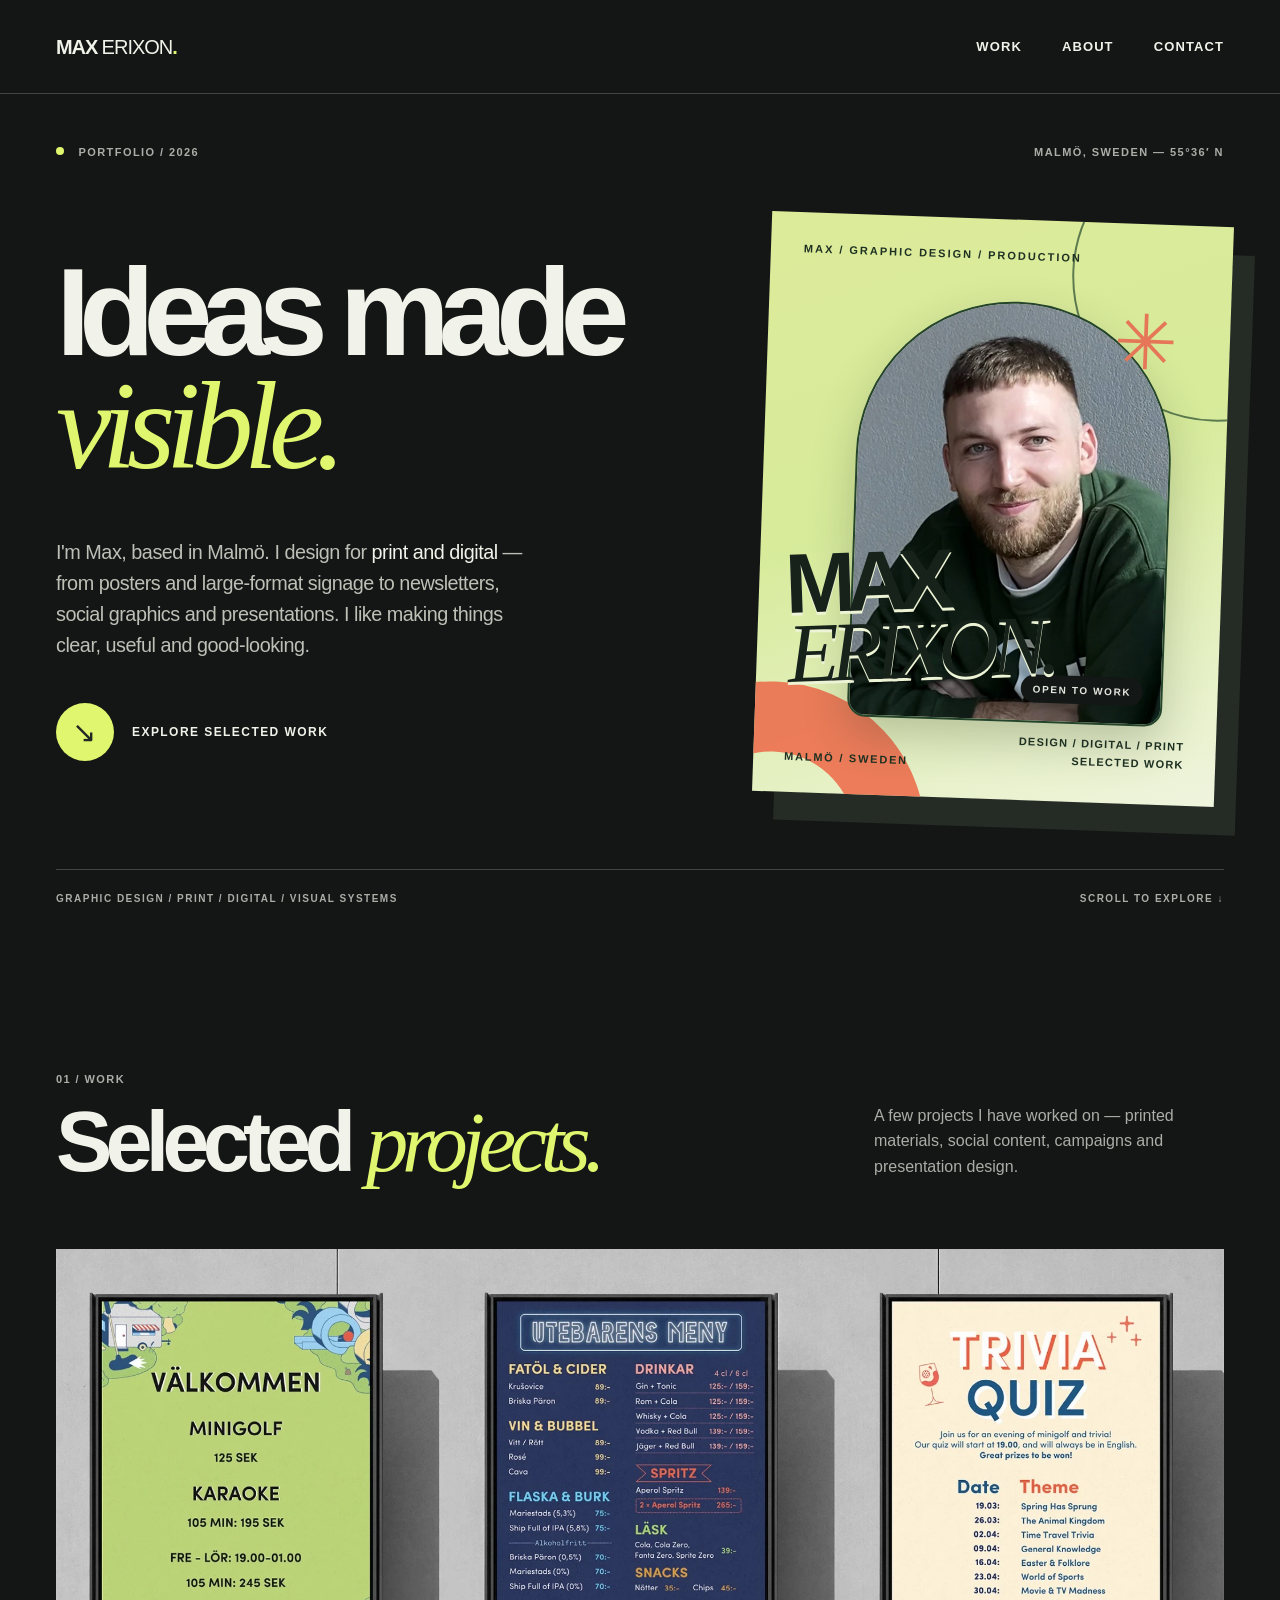
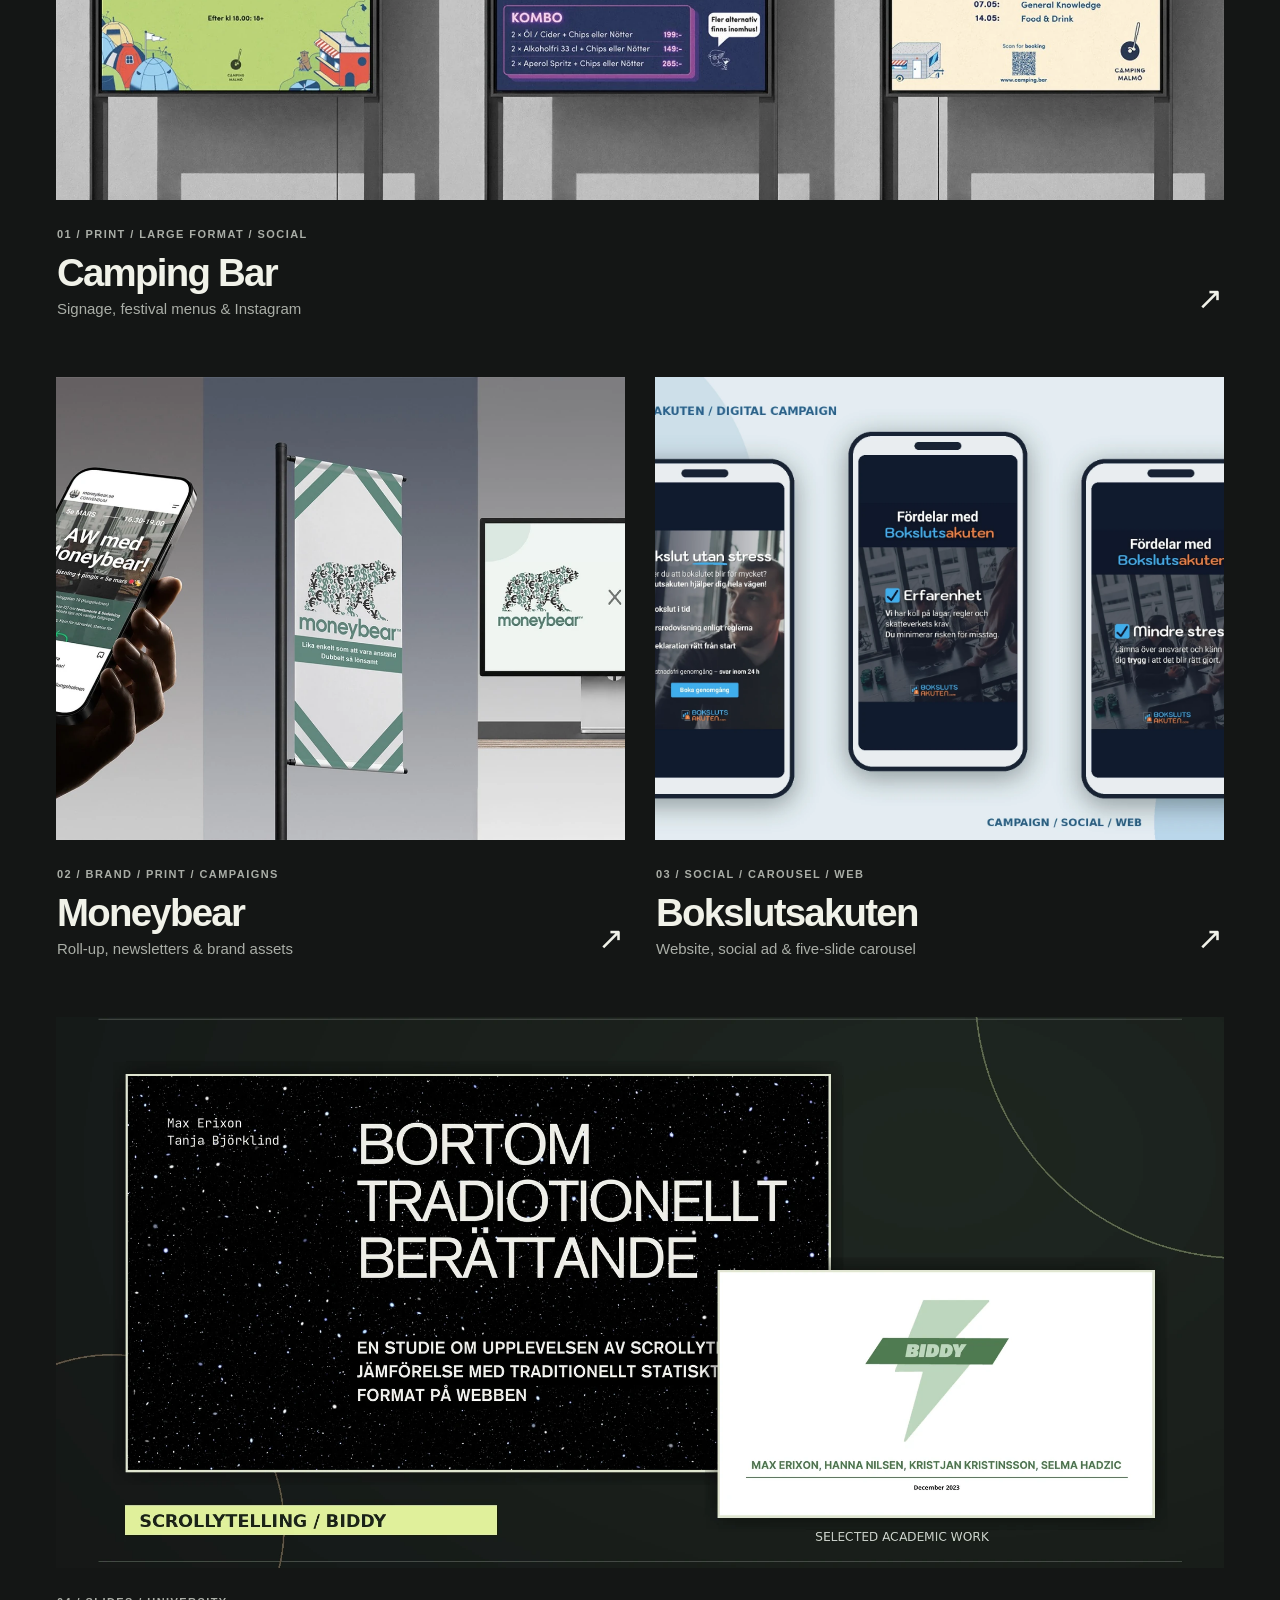
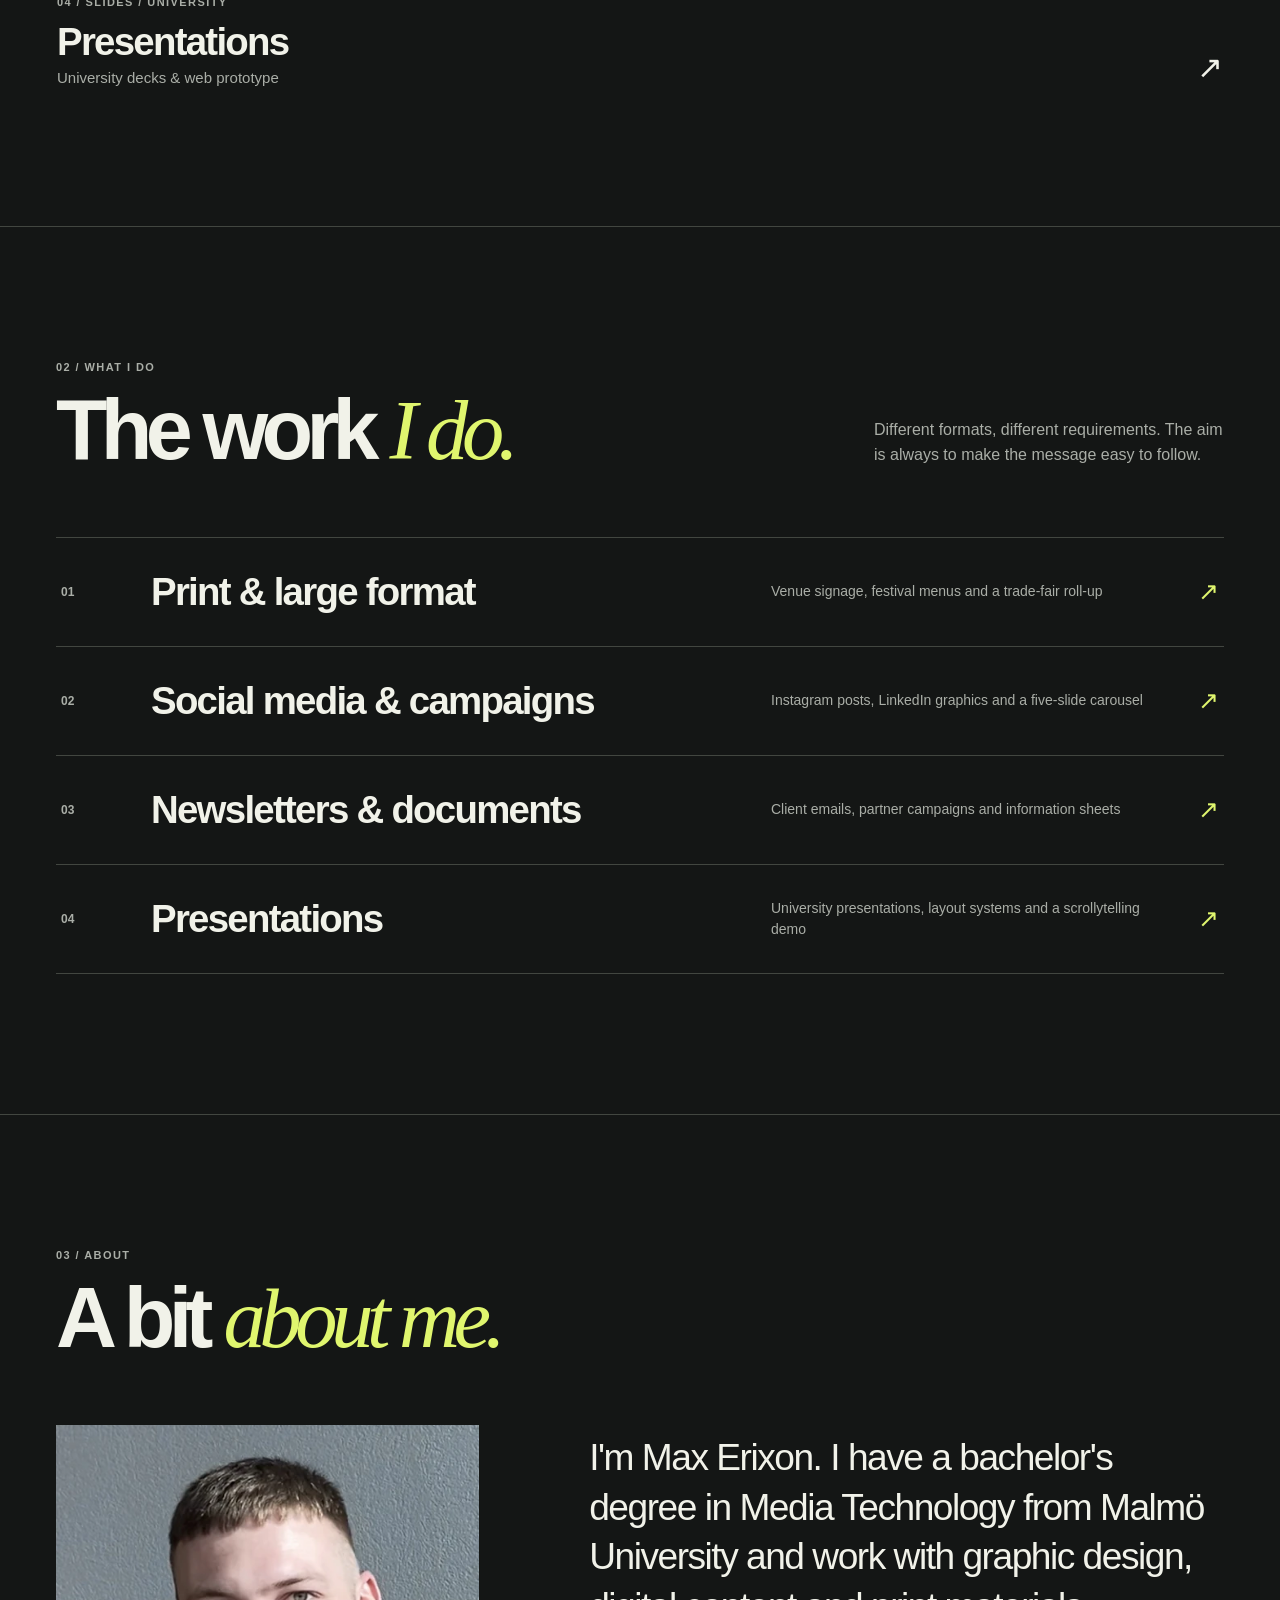
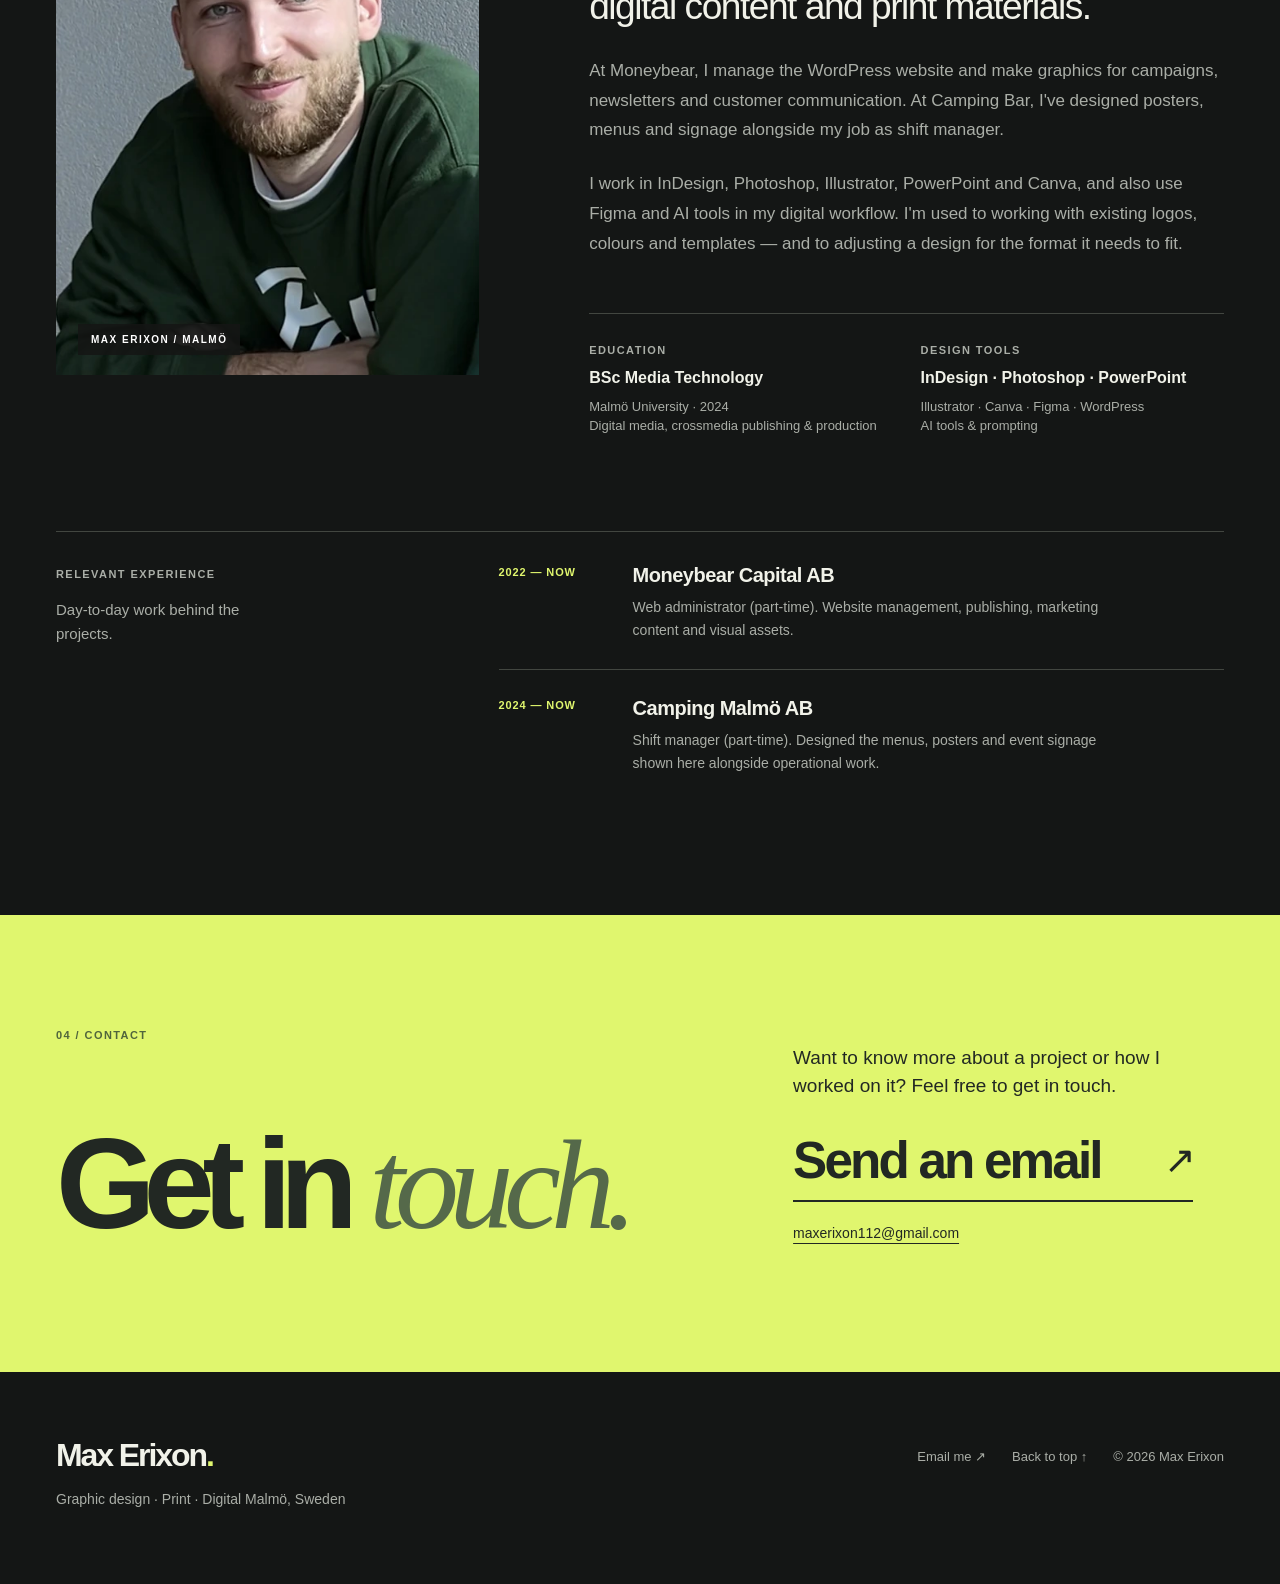
<file: index.html>
<!DOCTYPE html>

<html lang="en"><head><meta charset="utf-8"/><meta content="width=device-width, initial-scale=1" name="viewport"/><meta content="#121413" name="theme-color"/><meta content="Max Erixon — graphic design for print and digital. Selected work in signage, social media, newsletters, presentations and web content." name="description"/><title>Max Erixon | Graphic Design &amp; Production</title><link href="assets/favicon.svg" rel="icon" type="image/svg+xml"/><link href="assets/styles.css" rel="stylesheet"/></head><body><a class="skip-link" href="#main">Skip to content</a><header class="site-header" id="top"><a aria-label="Max Erixon — home" class="brand" href="index.html">MAX <span>ERIXON</span><span class="brand-dot">.</span></a><nav aria-label="Main navigation" class="desktop-nav"><a href="index.html#work">Work</a><a href="index.html#about">About</a><a href="index.html#contact">Contact</a></nav><button aria-controls="mobile-nav" aria-expanded="false" aria-label="Open menu" class="menu-toggle"><span></span><span></span></button><nav aria-label="Mobile navigation" class="mobile-nav" hidden="" id="mobile-nav"><a href="index.html#work">Work</a><a href="index.html#about">About</a><a href="index.html#contact">Contact</a></nav></header><main id="main"><section aria-labelledby="hero-title" class="hero"><div class="hero-topline"><span class="eyebrow"><span class="status-dot"></span> PORTFOLIO / 2026</span><span class="eyebrow">MALMÖ, SWEDEN — 55°36′ N</span></div><div class="hero-columns"><div><h1 id="hero-title">Ideas made<br/><em>visible.</em></h1><p class="hero-intro">I'm Max, based in Malmö. I design for <strong>print and digital</strong> — from posters and large-format signage to newsletters, social graphics and presentations. I like making things clear, useful and good-looking.</p><a class="round-link" href="#work"><span aria-hidden="true" class="round-icon">↘</span> Explore selected work</a></div><div aria-hidden="true" class="hero-right"><div class="hero-art"><span class="art-little">MAX / GRAPHIC DESIGN / PRODUCTION</span><div class="hero-portrait-frame"><img alt="" height="1070" src="assets/images/max-portrait.webp" width="519"/><span class="hero-art-sticker">OPEN TO WORK</span></div><span class="art-type">MAX<br/><i>ERIXON.</i></span><span class="art-index">DESIGN / DIGITAL / PRINT<br/>SELECTED WORK</span><span class="hero-spark">✳</span><span class="hero-mini-tag">MALMÖ / SWEDEN</span></div></div></div><div class="hero-foot"><span>GRAPHIC DESIGN / PRINT / DIGITAL / VISUAL SYSTEMS</span><span>SCROLL TO EXPLORE ↓</span></div></section>
<section class="section work" id="work"><div class="section-heading"><div><span class="eyebrow">01 / WORK</span><h2>Selected <em>projects.</em></h2></div><p>A few projects I have worked on — printed materials, social content, campaigns and presentation design.</p></div><div class="work-grid"><a aria-label="View project Camping Bar" class="work-card card-wide camping-card" href="projects/camping-bar.html"><div class="work-image"><img alt="Three Camping Bar designs shown as standing signs: entrance information, outdoor bar menu and trivia quiz poster" height="1360" loading="lazy" src="assets/images/camping-signage.webp" width="2048"/><span aria-hidden="true" class="card-open">↗</span></div><div class="work-caption"><div><span class="eyebrow">01 / PRINT / LARGE FORMAT / SOCIAL</span><h3>Camping Bar</h3><p>Signage, festival menus &amp; Instagram</p></div><span aria-hidden="true" class="work-arrow">↗</span></div></a>
<a aria-label="View project Moneybear" class="work-card" href="projects/moneybear.html"><div class="work-image"><img alt="Moneybear mockup showing social, print and collaboration design assets across phone, roll-up and desktop formats" height="899" loading="lazy" src="assets/images/moneybear-hero.webp" width="1600"/><span aria-hidden="true" class="card-open">↗</span></div><div class="work-caption"><div><span class="eyebrow">02 / BRAND / PRINT / CAMPAIGNS</span><h3>Moneybear</h3><p>Roll-up, newsletters &amp; brand assets</p></div><span aria-hidden="true" class="work-arrow">↗</span></div></a><a aria-label="View project Bokslutsakuten" class="work-card" href="projects/bokslutsakuten.html"><div class="work-image"><img alt="Bokslutsakuten social media campaign designs shown in three smartphone mockups" height="1270" loading="lazy" src="assets/images/bokslutsakuten-hero.webp" width="2200"/><span aria-hidden="true" class="card-open">↗</span></div><div class="work-caption"><div><span class="eyebrow">03 / SOCIAL / CAROUSEL / WEB</span><h3>Bokslutsakuten</h3><p>Website, social ad &amp; five-slide carousel</p></div><span aria-hidden="true" class="work-arrow">↗</span></div></a>
<a aria-label="View project Editorial &amp; Presentations" class="work-card card-wide" href="projects/editorial-presentations.html"><div class="work-image"><img alt="Academic presentation designs for a scrollytelling bachelor thesis and the Biddy concept" height="1270" loading="lazy" src="assets/images/editorial-hero.webp" width="2200"/><span aria-hidden="true" class="card-open">↗</span></div><div class="work-caption"><div><span class="eyebrow">04 / SLIDES / UNIVERSITY</span><h3>Presentations</h3><p>University decks &amp; web prototype</p></div><span aria-hidden="true" class="work-arrow">↗</span></div></a>
</div></section>
<section class="expertise section" id="expertise"><div class="section-heading"><div><span class="eyebrow">02 / WHAT I DO</span><h2>The work <em>I do.</em></h2></div><p>Different formats, different requirements. The aim is always to make the message easy to follow.</p></div><div class="capability-list"><div><span>01</span><h3><a href="projects/camping-bar.html">Print &amp; large format</a></h3><p>Venue signage, festival menus and a trade-fair roll-up</p><a aria-label="View examples of print &amp; large format" class="capability-arrow" href="projects/camping-bar.html">↗</a></div><div><span>02</span><h3><a href="projects/bokslutsakuten.html">Social media &amp; campaigns</a></h3><p>Instagram posts, LinkedIn graphics and a five-slide carousel</p><a aria-label="View examples of social media &amp; campaigns" class="capability-arrow" href="projects/bokslutsakuten.html">↗</a></div><div><span>03</span><h3><a href="projects/moneybear.html#newsletters">Newsletters &amp; documents</a></h3><p>Client emails, partner campaigns and information sheets</p><a aria-label="View examples of newsletters &amp; documents" class="capability-arrow" href="projects/moneybear.html#newsletters">↗</a></div><div><span>04</span><h3><a href="projects/editorial-presentations.html">Presentations</a></h3><p>University presentations, layout systems and a scrollytelling demo</p><a aria-label="View examples of presentations" class="capability-arrow" href="projects/editorial-presentations.html">↗</a></div></div></section>
<section class="about section" id="about"><div class="section-heading"><div><span class="eyebrow">03 / ABOUT</span><h2>A bit <em>about me.</em></h2></div></div><div class="about-layout"><div aria-hidden="true" class="about-portrait"><img alt="Portrait of Max Erixon wearing a green sweatshirt" height="1070" loading="lazy" src="assets/images/max-portrait.webp" width="519"/><span class="portrait-caption">MAX ERIXON / MALMÖ</span></div><div class="about-copy"><p class="about-lead">I'm Max Erixon. I have a bachelor's degree in Media Technology from Malmö University and work with graphic design, digital content and print materials.</p><p>At Moneybear, I manage the WordPress website and make graphics for campaigns, newsletters and customer communication. At Camping Bar, I've designed posters, menus and signage alongside my job as shift manager.</p><p>I work in InDesign, Photoshop, Illustrator, PowerPoint and Canva, and also use Figma and AI tools in my digital workflow. I'm used to working with existing logos, colours and templates — and to adjusting a design for the format it needs to fit.</p><div class="about-facts"><div><span class="eyebrow">EDUCATION</span><strong>BSc Media Technology</strong><small>Malmö University · 2024<br/>Digital media, crossmedia publishing &amp; production</small></div>
<div><span class="eyebrow">DESIGN TOOLS</span><strong>InDesign · Photoshop · PowerPoint</strong><small>Illustrator · Canva · Figma · WordPress<br/>AI tools &amp; prompting</small></div></div></div></div><div aria-label="Relevant experience" class="experience-summary"><div class="experience-label"><span class="eyebrow">RELEVANT EXPERIENCE</span><p>Day-to-day work behind the projects.</p></div>
<div class="experience-items">
<div class="experience-item"><span class="experience-year">2022 — NOW</span><div><strong>Moneybear Capital AB</strong><p>Web administrator (part-time). Website management, publishing, marketing content and visual assets.</p></div></div>
<div class="experience-item"><span class="experience-year">2024 — NOW</span><div><strong>Camping Malmö AB</strong><p>Shift manager (part-time). Designed the menus, posters and event signage shown here alongside operational work.</p></div></div>
</div></div></section>
<section class="contact section" id="contact"><span class="eyebrow">04 / CONTACT</span><div class="contact-layout"><h2>Get in <em>touch.</em></h2><div><p>Want to know more about a project or how I worked on it? Feel free to get in touch.</p><a class="contact-cta" href="mailto:maxerixon112@gmail.com">Send an email <span aria-hidden="true">↗</span></a><a class="contact-email" href="mailto:maxerixon112@gmail.com">maxerixon112@gmail.com</a></div></div></section></main><footer class="footer"><div><a class="footer-brand" href="index.html">Max Erixon<span class="brand-dot">.</span></a><p>Graphic design · Print · Digital
Malmö, Sweden</p></div><div class="footer-meta"><a href="mailto:maxerixon112@gmail.com">Email me ↗</a><a href="#top">Back to top ↑</a><span>© <span class="current-year">2026</span> Max Erixon</span></div></footer><script defer="" src="assets/main.js"></script></body></html>
</file>
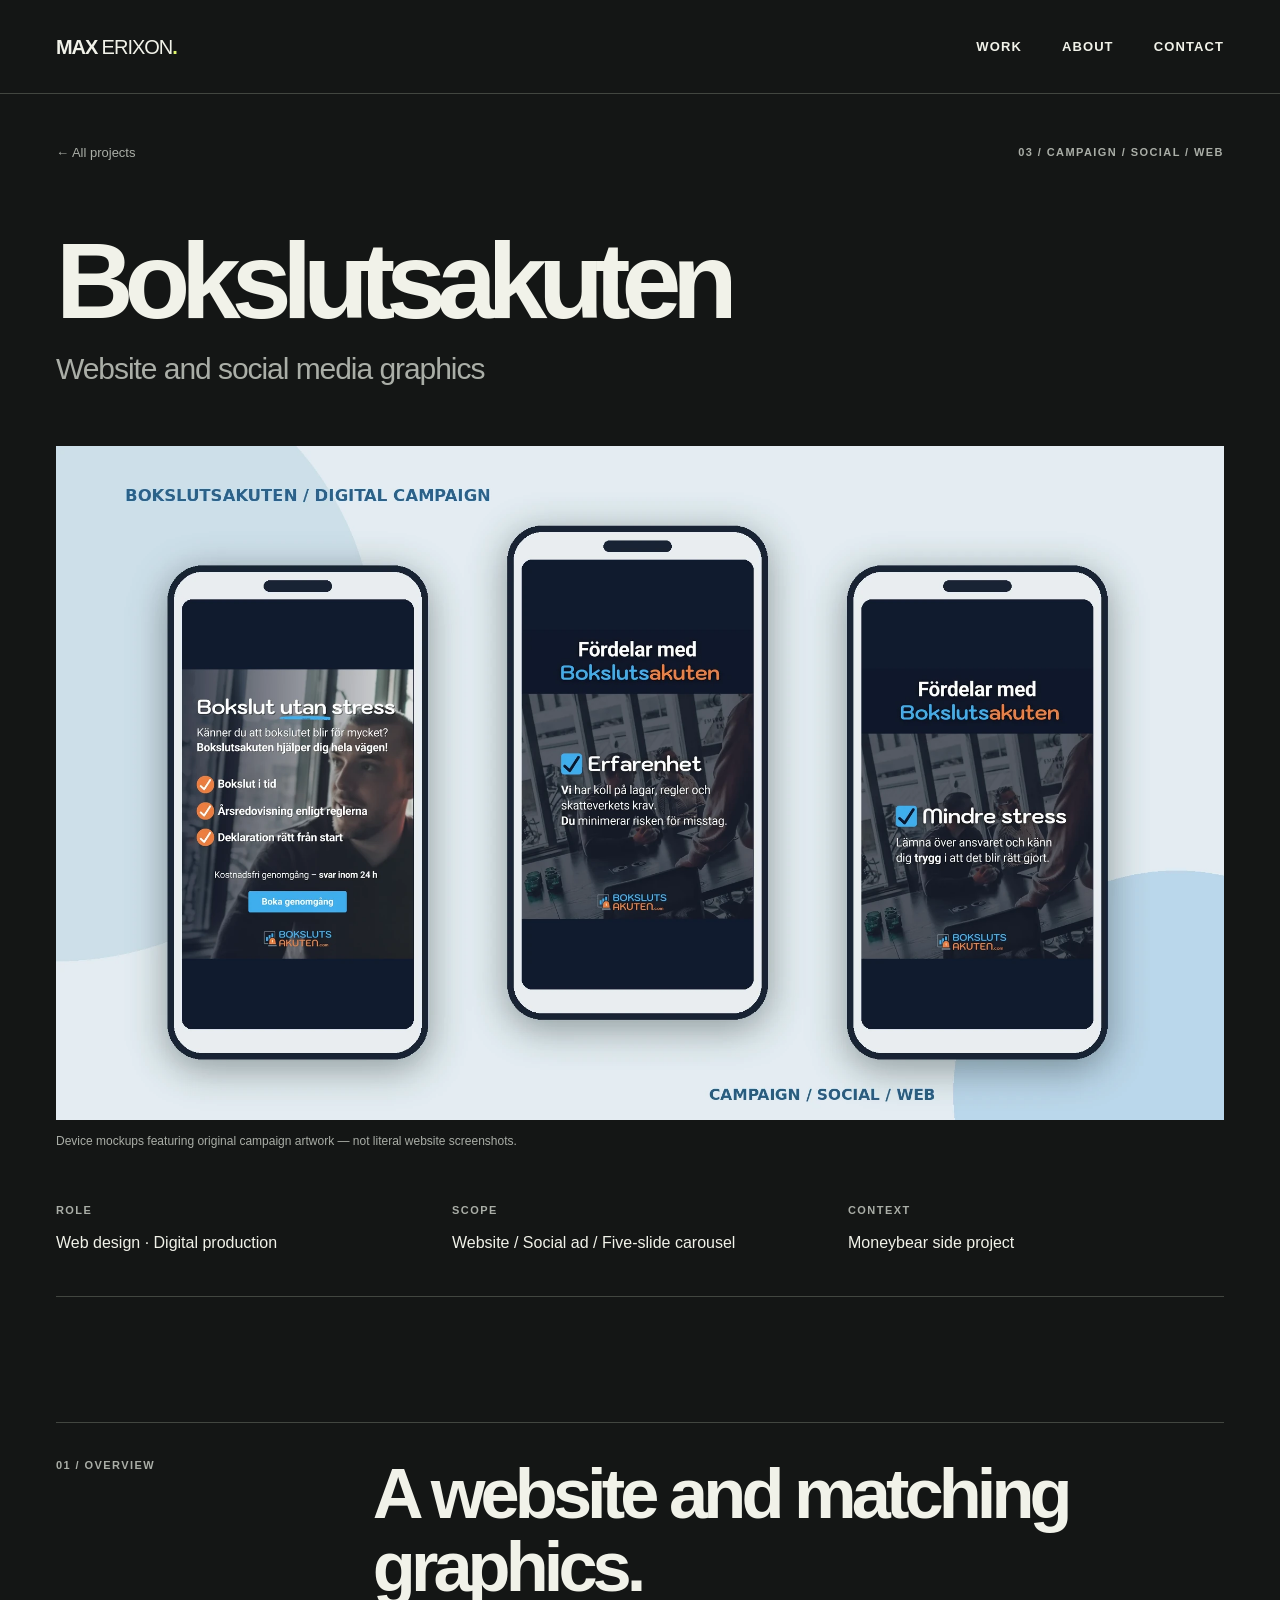
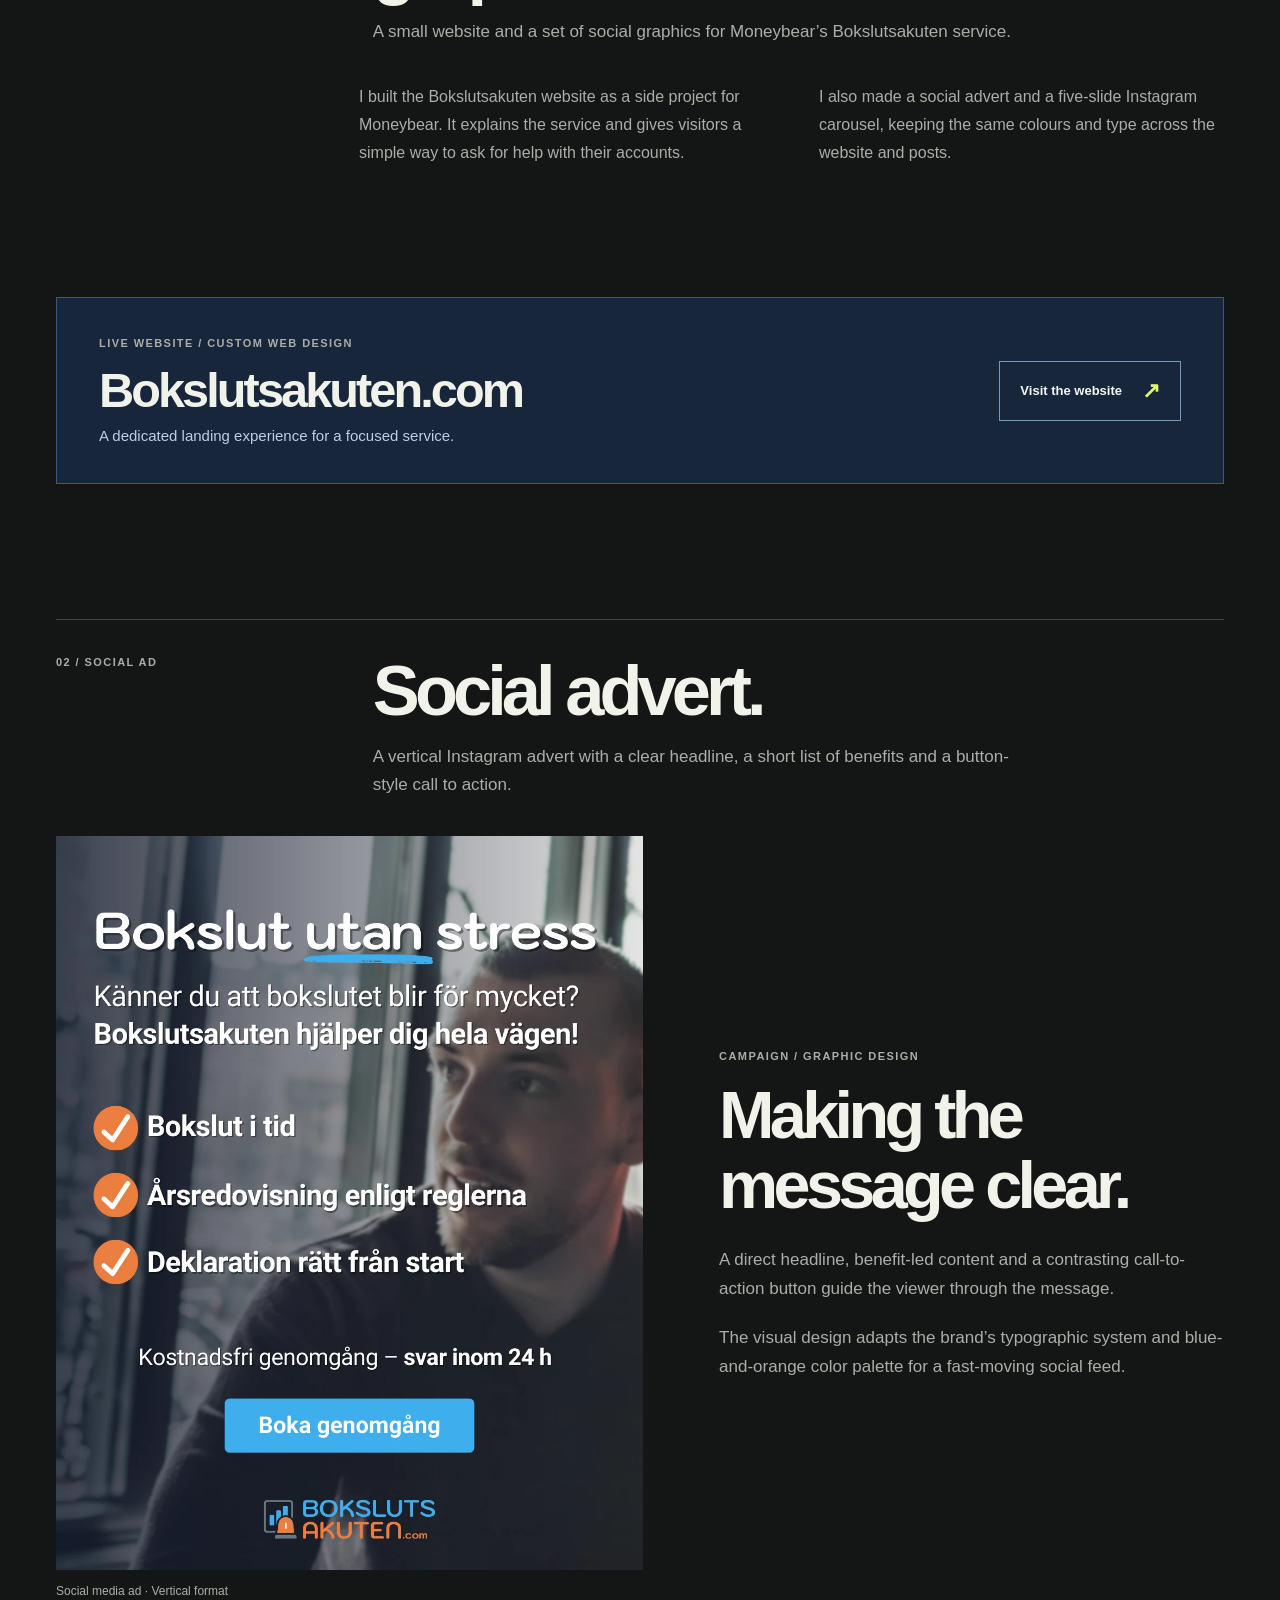
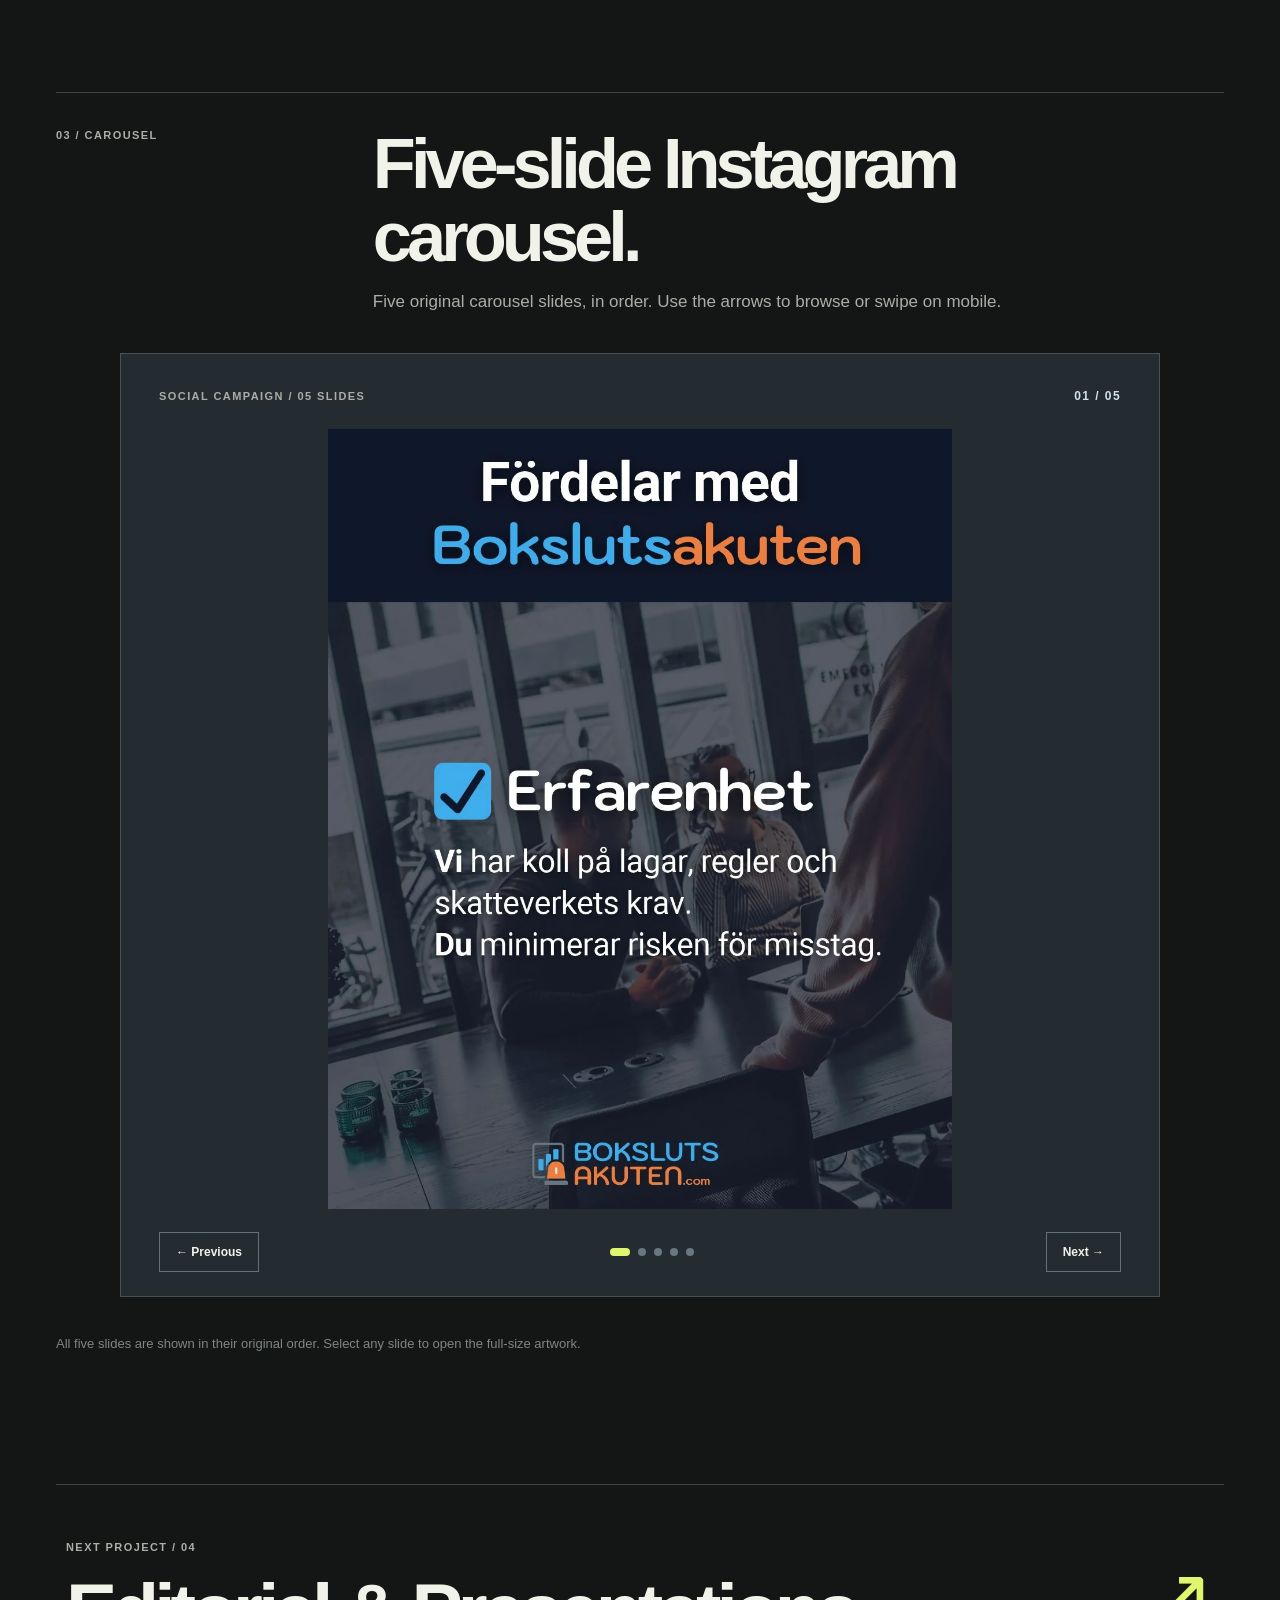
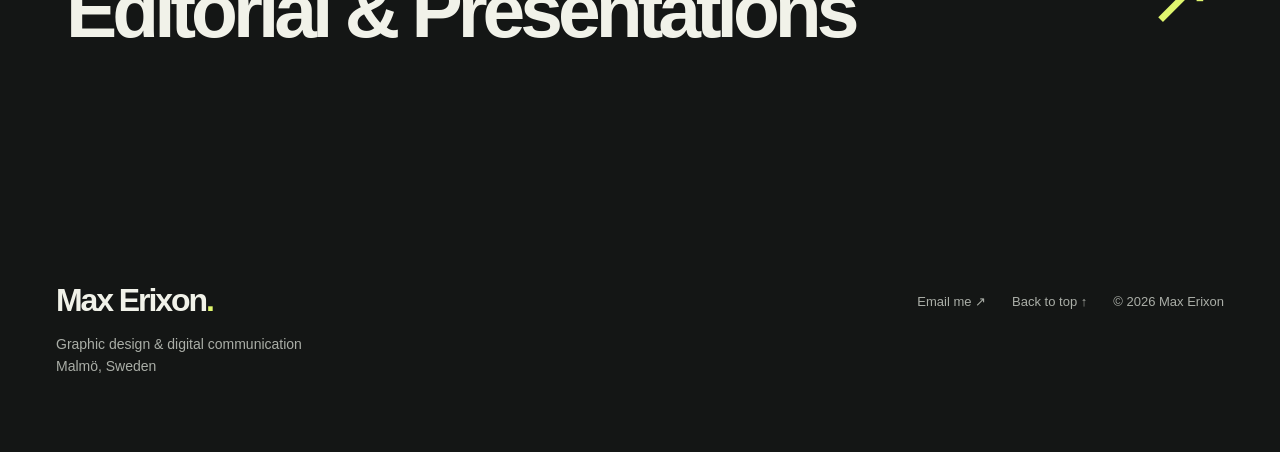
<file: projects/bokslutsakuten.html>
<!DOCTYPE html>

<html lang="en"><head><meta charset="utf-8"/><meta content="width=device-width, initial-scale=1" name="viewport"/><meta content="#121413" name="theme-color"/><meta content="Bokslutsakuten website and five-part social media campaign by Max Erixon." name="description"/><title>Bokslutsakuten | Max Erixon</title><link href="../assets/favicon.svg" rel="icon" type="image/svg+xml"/><link href="../assets/styles.css" rel="stylesheet"/></head><body class="bokslut-page"><a class="skip-link" href="#main">Skip to content</a><header class="site-header" id="top"><a aria-label="Max Erixon — home" class="brand" href="../index.html">MAX <span>ERIXON</span><span class="brand-dot">.</span></a><nav aria-label="Main navigation" class="desktop-nav"><a href="../index.html#work">Work</a><a href="../index.html#about">About</a><a href="../index.html#contact">Contact</a></nav><button aria-controls="mobile-nav" aria-expanded="false" aria-label="Open menu" class="menu-toggle"><span></span><span></span></button><nav aria-label="Mobile navigation" class="mobile-nav" hidden="" id="mobile-nav"><a href="../index.html#work">Work</a><a href="../index.html#about">About</a><a href="../index.html#contact">Contact</a></nav></header><main id="main"><article class="project-shell">
<div class="project-top"><a class="back-link" href="../index.html#work">← All projects</a><span class="eyebrow">03 / CAMPAIGN / SOCIAL / WEB</span></div>
<header class="project-heading"><h1 class="project-title-long">Bokslutsakuten</h1><p>Website and social media graphics</p></header>
<figure class="project-figure project-hero bokslut-hero"><img alt="Three portfolio phone mockups displaying actual Bokslutsakuten social advertising and carousel graphics" fetchpriority="high" loading="eager" src="../assets/images/bokslutsakuten-hero.webp"/><figcaption>Device mockups featuring original campaign artwork — not literal website screenshots.</figcaption></figure>
<div class="project-meta"><div><span class="eyebrow">ROLE</span><p>Web design · Digital production</p></div><div><span class="eyebrow">SCOPE</span><p>Website / Social ad / Five-slide carousel</p></div><div><span class="eyebrow">CONTEXT</span><p>Moneybear side project</p></div></div><div class="project-section-heading"><span class="eyebrow">01 / OVERVIEW</span><div><h2>A website and matching graphics.</h2><p>A small website and a set of social graphics for Moneybear’s Bokslutsakuten service.</p></div></div><div class="editorial-paragraph"><p>I built the Bokslutsakuten website as a side project for Moneybear. It explains the service and gives visitors a simple way to ask for help with their accounts.</p><p>I also made a social advert and a five-slide Instagram carousel, keeping the same colours and type across the website and posts.</p></div>
<div class="project-web-cta bokslut-web-cta"><div><span class="eyebrow">LIVE WEBSITE / CUSTOM WEB DESIGN</span><h3>Bokslutsakuten.com</h3><p>A dedicated landing experience for a focused service.</p></div><a class="outline-cta" href="https://bokslutsakuten.com/" rel="noopener" target="_blank">Visit the website <span aria-hidden="true">↗</span></a></div><div class="project-section-heading"><span class="eyebrow">02 / SOCIAL AD</span><div><h2>Social advert.</h2><p>A vertical Instagram advert with a clear headline, a short list of benefits and a button-style call to action.</p></div></div><div class="social-feature"><figure class="project-figure social-figure"><a href="../assets/images/bokslutsakuten-social-ad.webp" rel="noopener" target="_blank"><img alt="Vertical Bokslutsakuten social ad with headline, three checkmarked benefits and blue call-to-action" loading="lazy" src="../assets/images/bokslutsakuten-social-ad.webp"/></a><figcaption>Social media ad · Vertical format</figcaption></figure><div class="social-feature-copy"><span class="eyebrow">CAMPAIGN / GRAPHIC DESIGN</span><h3>Making the message clear.</h3><p>A direct headline, benefit-led content and a contrasting call-to-action button guide the viewer through the message.</p><p>The visual design adapts the brand’s typographic system and blue-and-orange color palette for a fast-moving social feed.</p></div></div><div class="project-section-heading"><span class="eyebrow">03 / CAROUSEL</span><div><h2>Five-slide Instagram carousel.</h2><p>Five original carousel slides, in order. Use the arrows to browse or swipe on mobile.</p></div></div><div class="carousel-showcase"><div class="carousel-topline"><span class="eyebrow">SOCIAL CAMPAIGN / 05 SLIDES</span><span aria-live="polite" class="carousel-counter">01 / 05</span></div><div aria-label="Bokslutsakuten five-slide social media carousel" class="carousel-viewport" role="region" tabindex="0">
<div class="carousel-slide" id="slide-1"><a aria-label="View slide 1 full size" href="../assets/images/bokslutsakuten-carousel-01.webp" rel="noopener" target="_blank"><img alt="Bokslutsakuten Instagram carousel slide 1 of 5" loading="lazy" src="../assets/images/bokslutsakuten-carousel-01.webp"/></a></div><div class="carousel-slide" id="slide-2"><a aria-label="View slide 2 full size" href="../assets/images/bokslutsakuten-carousel-02.webp" rel="noopener" target="_blank"><img alt="Bokslutsakuten Instagram carousel slide 2 of 5" loading="lazy" src="../assets/images/bokslutsakuten-carousel-02.webp"/></a></div><div class="carousel-slide" id="slide-3"><a aria-label="View slide 3 full size" href="../assets/images/bokslutsakuten-carousel-03.webp" rel="noopener" target="_blank"><img alt="Bokslutsakuten Instagram carousel slide 3 of 5" loading="lazy" src="../assets/images/bokslutsakuten-carousel-03.webp"/></a></div><div class="carousel-slide" id="slide-4"><a aria-label="View slide 4 full size" href="../assets/images/bokslutsakuten-carousel-04.webp" rel="noopener" target="_blank"><img alt="Bokslutsakuten Instagram carousel slide 4 of 5" loading="lazy" src="../assets/images/bokslutsakuten-carousel-04.webp"/></a></div><div class="carousel-slide" id="slide-5"><a aria-label="View slide 5 full size" href="../assets/images/bokslutsakuten-carousel-05.webp" rel="noopener" target="_blank"><img alt="Bokslutsakuten Instagram carousel slide 5 of 5" loading="lazy" src="../assets/images/bokslutsakuten-carousel-05.webp"/></a></div></div><div class="carousel-controls"><button aria-label="Previous carousel slide" class="carousel-prev" type="button">← Previous</button><div aria-label="Choose carousel slide" class="carousel-dots" role="group"><button aria-current="true" aria-label="Go to slide 1" type="button"></button><button aria-label="Go to slide 2" type="button"></button><button aria-label="Go to slide 3" type="button"></button><button aria-label="Go to slide 4" type="button"></button><button aria-label="Go to slide 5" type="button"></button></div><button aria-label="Next carousel slide" class="carousel-next" type="button">Next →</button></div></div><p class="asset-note">All five slides are shown in their original order. Select any slide to open the full-size artwork.</p><div class="project-end"><a class="next-project" href="editorial-presentations.html"><div><span class="eyebrow">NEXT PROJECT / 04</span><h2>Editorial &amp; Presentations</h2></div><span aria-hidden="true">↗</span></a></div></article></main><footer class="footer"><div><a class="footer-brand" href="../index.html">Max Erixon<span class="brand-dot">.</span></a><p>Graphic design &amp; digital communication<br/>Malmö, Sweden</p></div><div class="footer-meta"><a href="mailto:maxerixon112@gmail.com">Email me ↗</a><a href="#top">Back to top ↑</a><span>© <span class="current-year">2026</span> Max Erixon</span></div></footer><script defer="" src="../assets/main.js"></script></body></html>
</file>
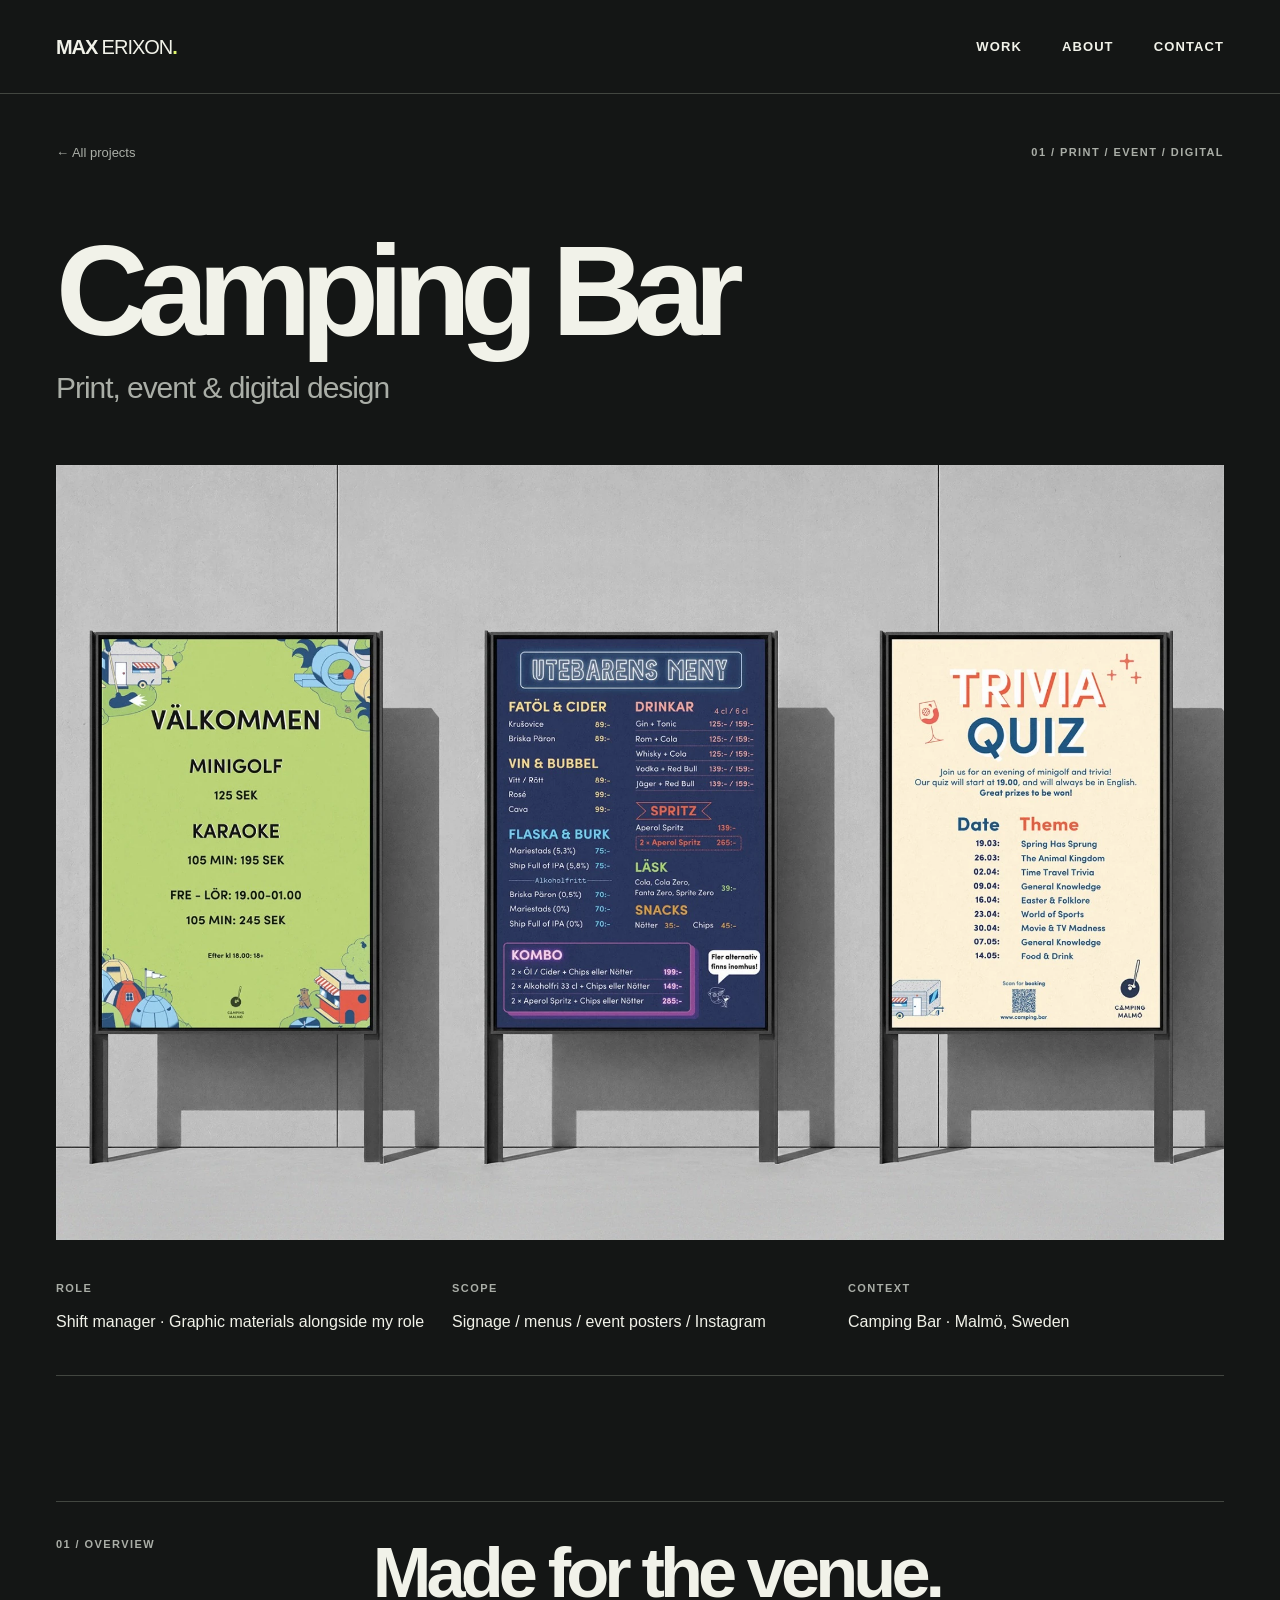
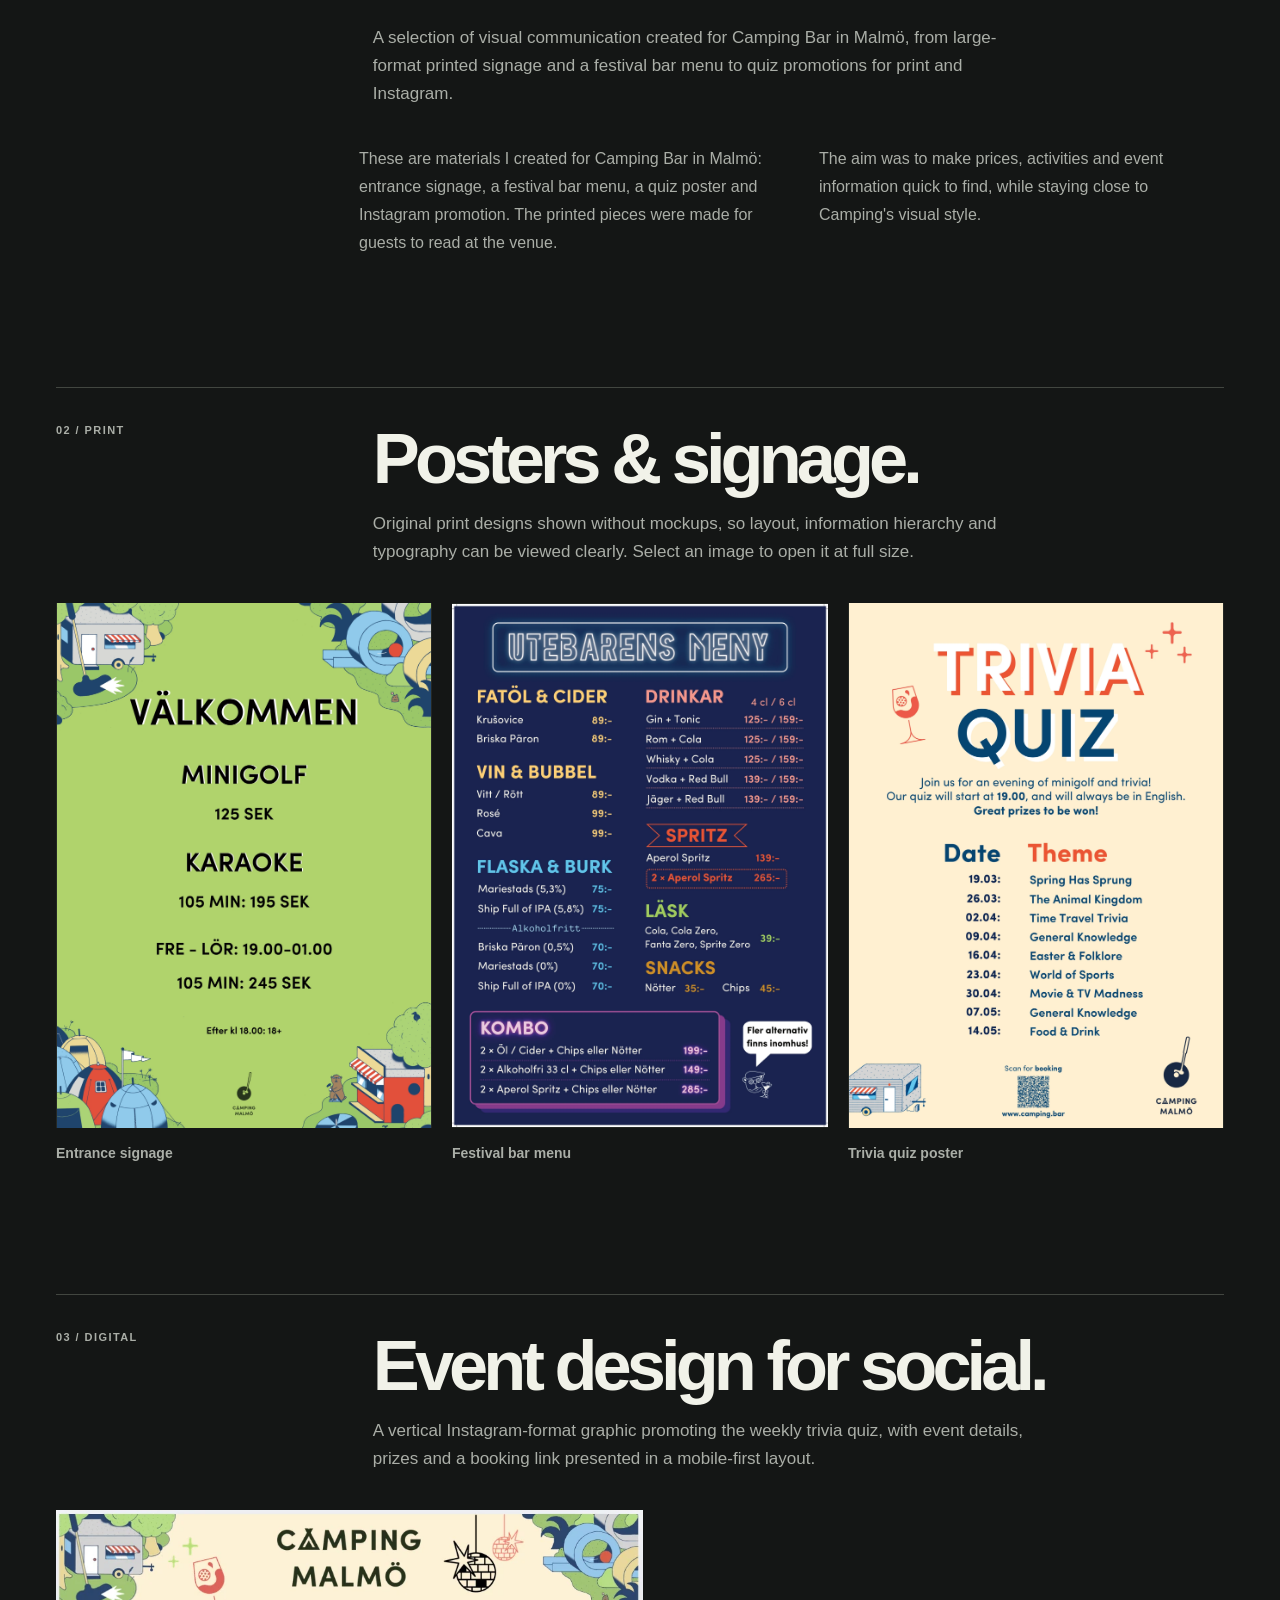
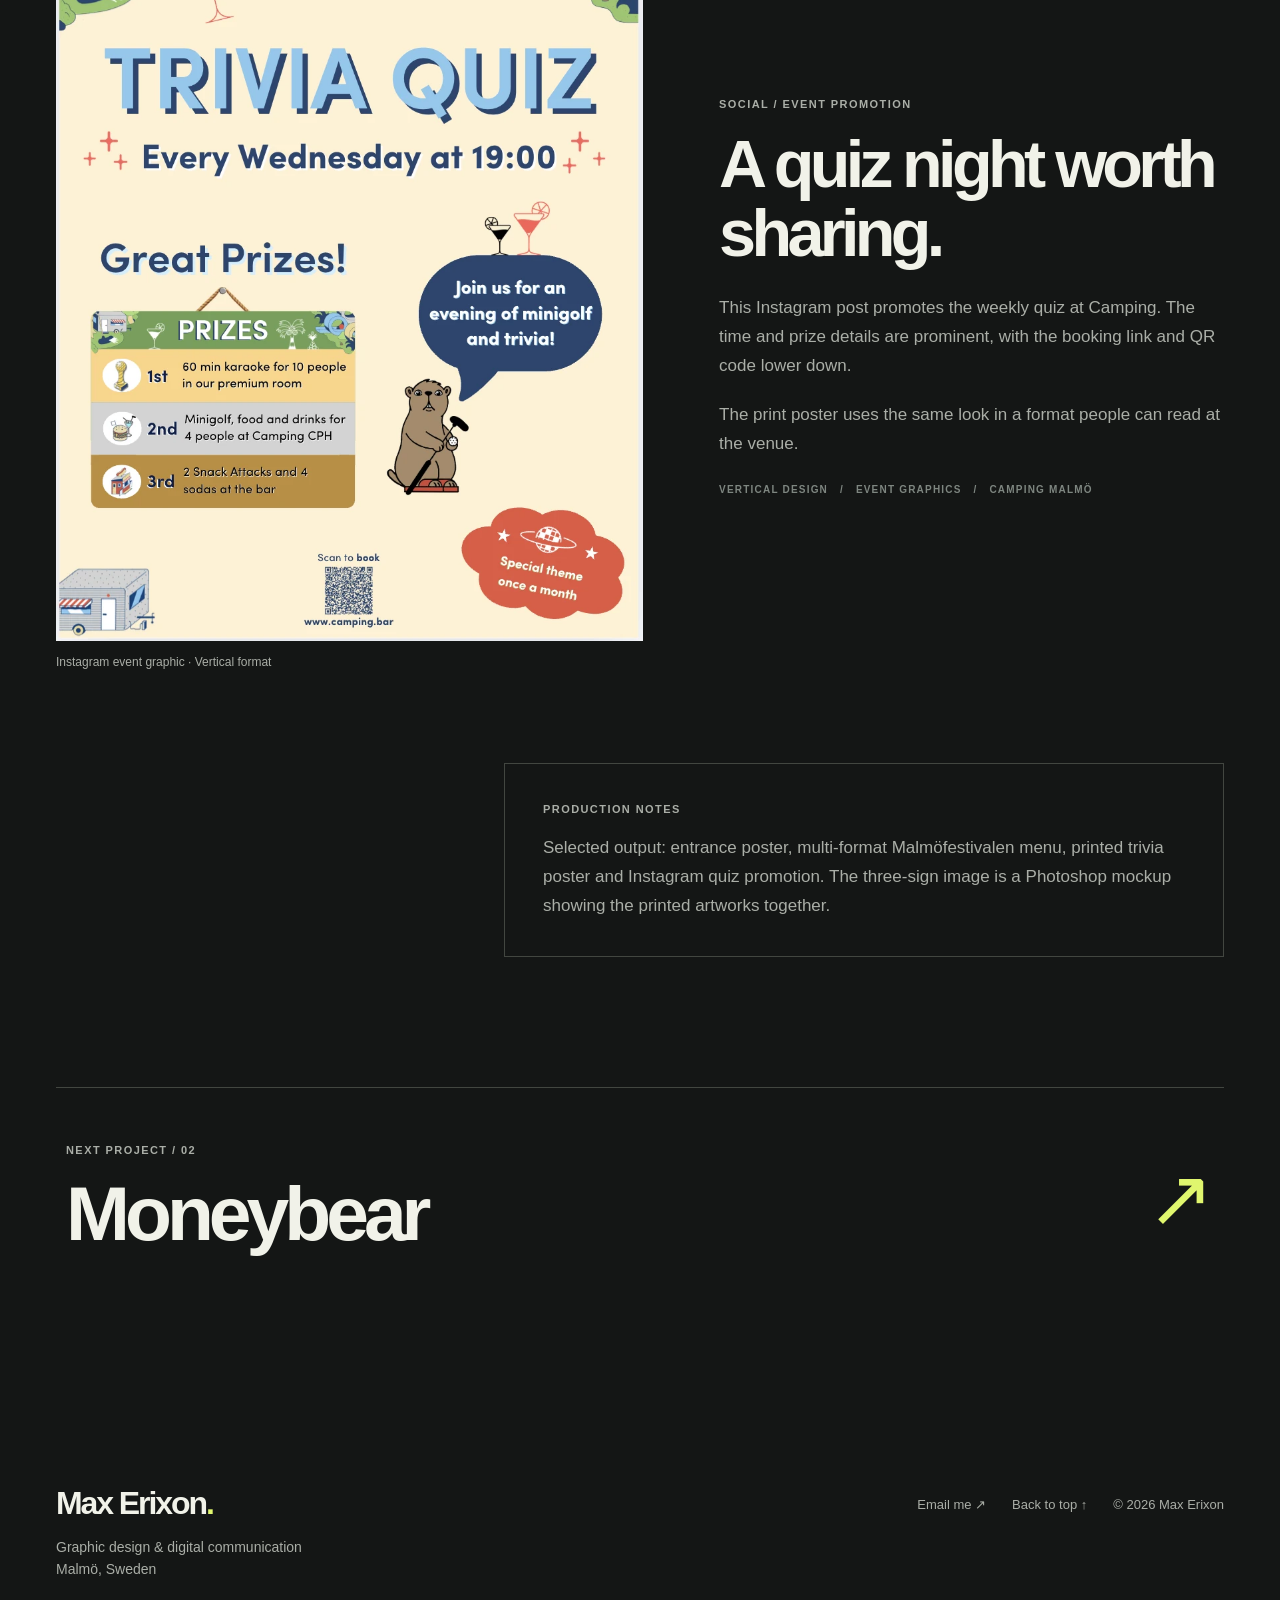
<file: projects/camping-bar.html>
<!DOCTYPE html>

<html lang="en"><head><meta charset="utf-8"/><meta content="width=device-width, initial-scale=1" name="viewport"/><meta content="#121413" name="theme-color"/><meta content="Camping Bar — Print, event &amp; digital design. Selected work from Max Erixon." name="description"/><title>Camping Bar | Max Erixon</title><link href="../assets/favicon.svg" rel="icon" type="image/svg+xml"/><link href="../assets/styles.css" rel="stylesheet"/></head><body class="camping-page"><a class="skip-link" href="#main">Skip to content</a><header class="site-header" id="top"><a aria-label="Max Erixon — home" class="brand" href="../index.html">MAX <span>ERIXON</span><span class="brand-dot">.</span></a><nav aria-label="Main navigation" class="desktop-nav"><a href="../index.html#work">Work</a><a href="../index.html#about">About</a><a href="../index.html#contact">Contact</a></nav><button aria-controls="mobile-nav" aria-expanded="false" aria-label="Open menu" class="menu-toggle"><span></span><span></span></button><nav aria-label="Mobile navigation" class="mobile-nav" hidden="" id="mobile-nav"><a href="../index.html#work">Work</a><a href="../index.html#about">About</a><a href="../index.html#contact">Contact</a></nav></header><main id="main"><article class="project-shell"><div class="project-top"><a class="back-link" href="../index.html#work">← All projects</a><span class="eyebrow">01 / PRINT / EVENT / DIGITAL</span></div><header class="project-heading"><h1>Camping Bar</h1><p>Print, event &amp; digital design</p></header><figure class="project-figure project-hero"><img alt="Mockup of three signs designed for Camping Bar: minigolf and karaoke entrance, bar menu and trivia quiz event poster" height="1360" loading="eager" src="../assets/images/camping-signage.webp" width="2048"/></figure><div class="project-meta"><div><span class="eyebrow">ROLE</span><p>Shift manager · Graphic materials alongside my role</p></div><div><span class="eyebrow">SCOPE</span><p>Signage / menus / event posters / Instagram</p></div><div><span class="eyebrow">CONTEXT</span><p>Camping Bar · Malmö, Sweden</p></div></div><div class="project-section-heading"><span class="eyebrow">01 / OVERVIEW</span><div><h2>Made for the venue.</h2><p>A selection of visual communication created for Camping Bar in Malmö, from large-format printed signage and a festival bar menu to quiz promotions for print and Instagram.</p></div></div><div class="editorial-paragraph"><p>These are materials I created for Camping Bar in Malmö: entrance signage, a festival bar menu, a quiz poster and Instagram promotion. The printed pieces were made for guests to read at the venue.</p><p>The aim was to make prices, activities and event information quick to find, while staying close to Camping's visual style.</p></div><div class="project-section-heading"><span class="eyebrow">02 / PRINT</span><div><h2>Posters &amp; signage.</h2><p>Original print designs shown without mockups, so layout, information hierarchy and typography can be viewed clearly. Select an image to open it at full size.</p></div></div><div class="three-grid"><figure class="project-figure poster-figure"><a href="../assets/images/camping-entrance.webp" rel="noopener" target="_blank" title="Open Entrance signage at full resolution"><img alt="Entrance information for minigolf and karaoke at Camping Bar, with large typographic hierarchy and illustrated border." height="2427" loading="lazy" src="../assets/images/camping-entrance.webp" width="1740"/></a><figcaption>Entrance signage</figcaption></figure><figure class="project-figure poster-figure"><a href="../assets/images/camping-menu.webp" rel="noopener" target="_blank" title="Open Festival bar menu at full resolution"><img alt="Malmöfestivalen bar menu, designed for both larger poster placements and smaller printed formats." height="2427" loading="lazy" src="../assets/images/camping-menu.webp" width="1740"/></a><figcaption>Festival bar menu</figcaption></figure><figure class="project-figure poster-figure"><a href="../assets/images/camping-trivia-poster.webp" rel="noopener" target="_blank" title="Open Trivia quiz poster at full resolution"><img alt="Printed quiz poster listing event dates and themes with booking QR code." height="2427" loading="lazy" src="../assets/images/camping-trivia-poster.webp" width="1740"/></a><figcaption>Trivia quiz poster</figcaption></figure></div><div class="project-section-heading"><span class="eyebrow">03 / DIGITAL</span><div><h2>Event design for social.</h2><p>A vertical Instagram-format graphic promoting the weekly trivia quiz, with event details, prizes and a booking link presented in a mobile-first layout.</p></div></div><div class="social-feature">
<figure class="project-figure social-figure"><a href="../assets/images/camping-instagram.webp" rel="noopener" target="_blank" title="Open Instagram artwork full size"><img alt="Camping Malmö Instagram quiz promotion announcing weekly Wednesday trivia, prizes and booking information" height="1098" loading="lazy" src="../assets/images/camping-instagram.webp" width="882"/></a><figcaption>Instagram event graphic · Vertical format</figcaption></figure>
<div class="social-feature-copy"><span class="eyebrow">SOCIAL / EVENT PROMOTION</span><h3>A quiz night worth sharing.</h3><p>This Instagram post promotes the weekly quiz at Camping. The time and prize details are prominent, with the booking link and QR code lower down.</p><p>The print poster uses the same look in a format people can read at the venue.</p><span class="social-format">VERTICAL DESIGN   /   EVENT GRAPHICS   /   CAMPING MALMÖ</span></div>
</div><div class="detail-note"><span class="eyebrow">PRODUCTION NOTES</span><p>Selected output: entrance poster, multi-format Malmöfestivalen menu, printed trivia poster and Instagram quiz promotion. The three-sign image is a Photoshop mockup showing the printed artworks together.</p></div><div class="project-end"><a class="next-project" href="moneybear.html"><div><span class="eyebrow">NEXT PROJECT / 02</span><h2>Moneybear</h2></div><span aria-hidden="true">↗</span></a></div></article></main><footer class="footer"><div><a class="footer-brand" href="../index.html">Max Erixon<span class="brand-dot">.</span></a><p>Graphic design &amp; digital communication<br/>Malmö, Sweden</p></div><div class="footer-meta"><a href="mailto:maxerixon112@gmail.com">Email me ↗</a><a href="#top">Back to top ↑</a><span>© <span class="current-year">2026</span> Max Erixon</span></div></footer><script defer="" src="../assets/main.js"></script></body></html>
</file>
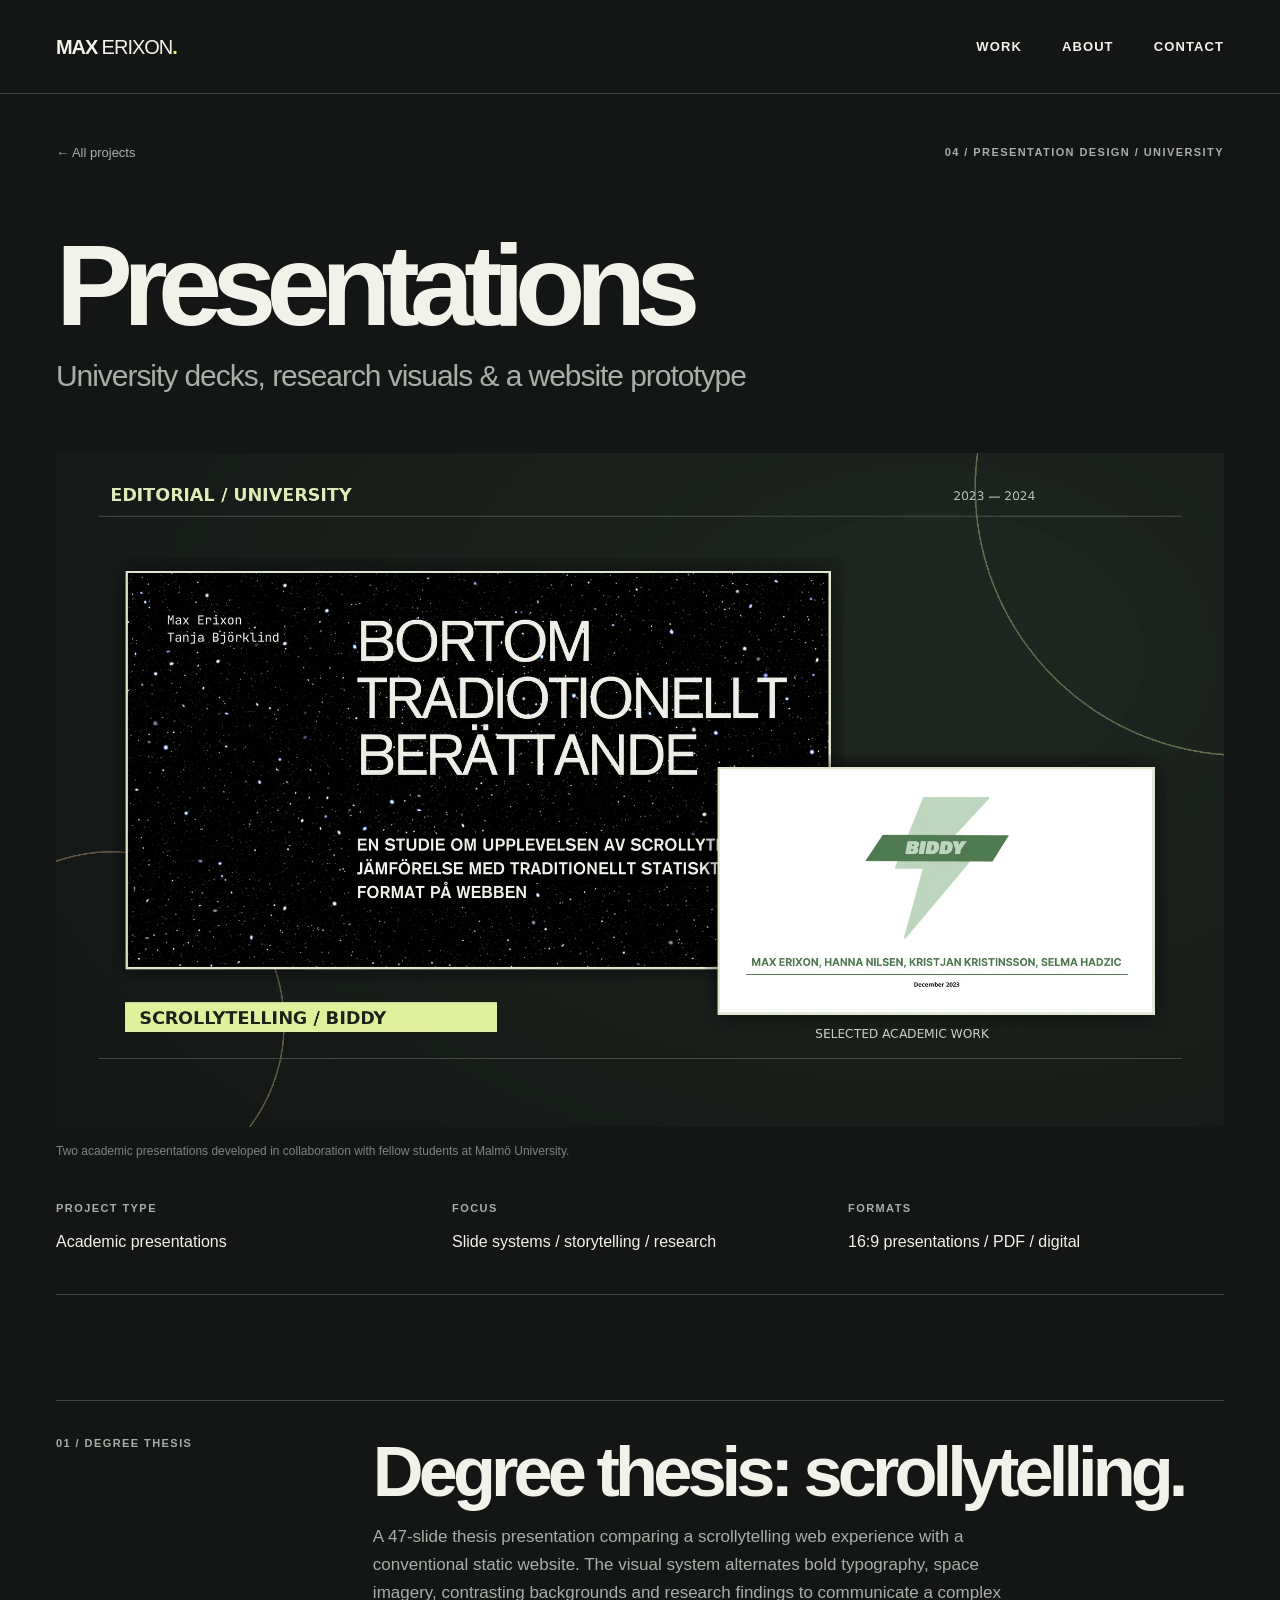
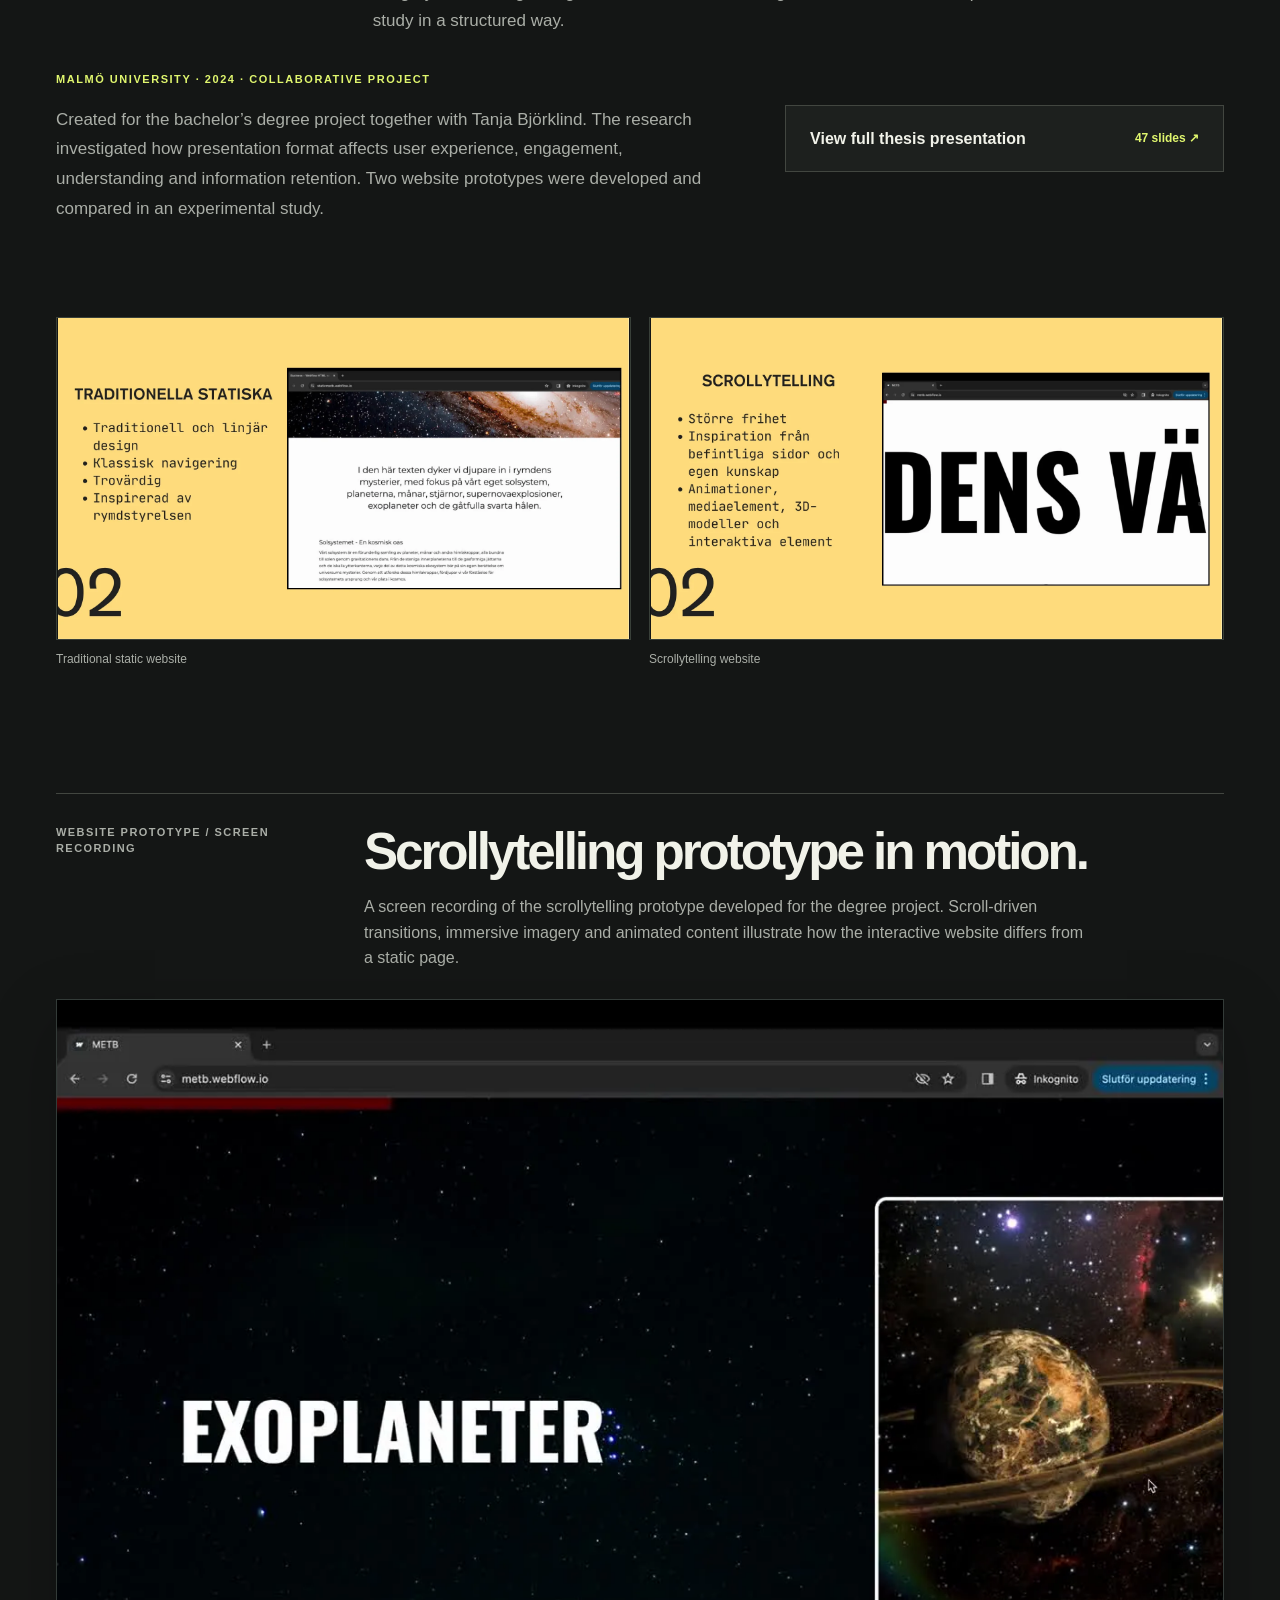
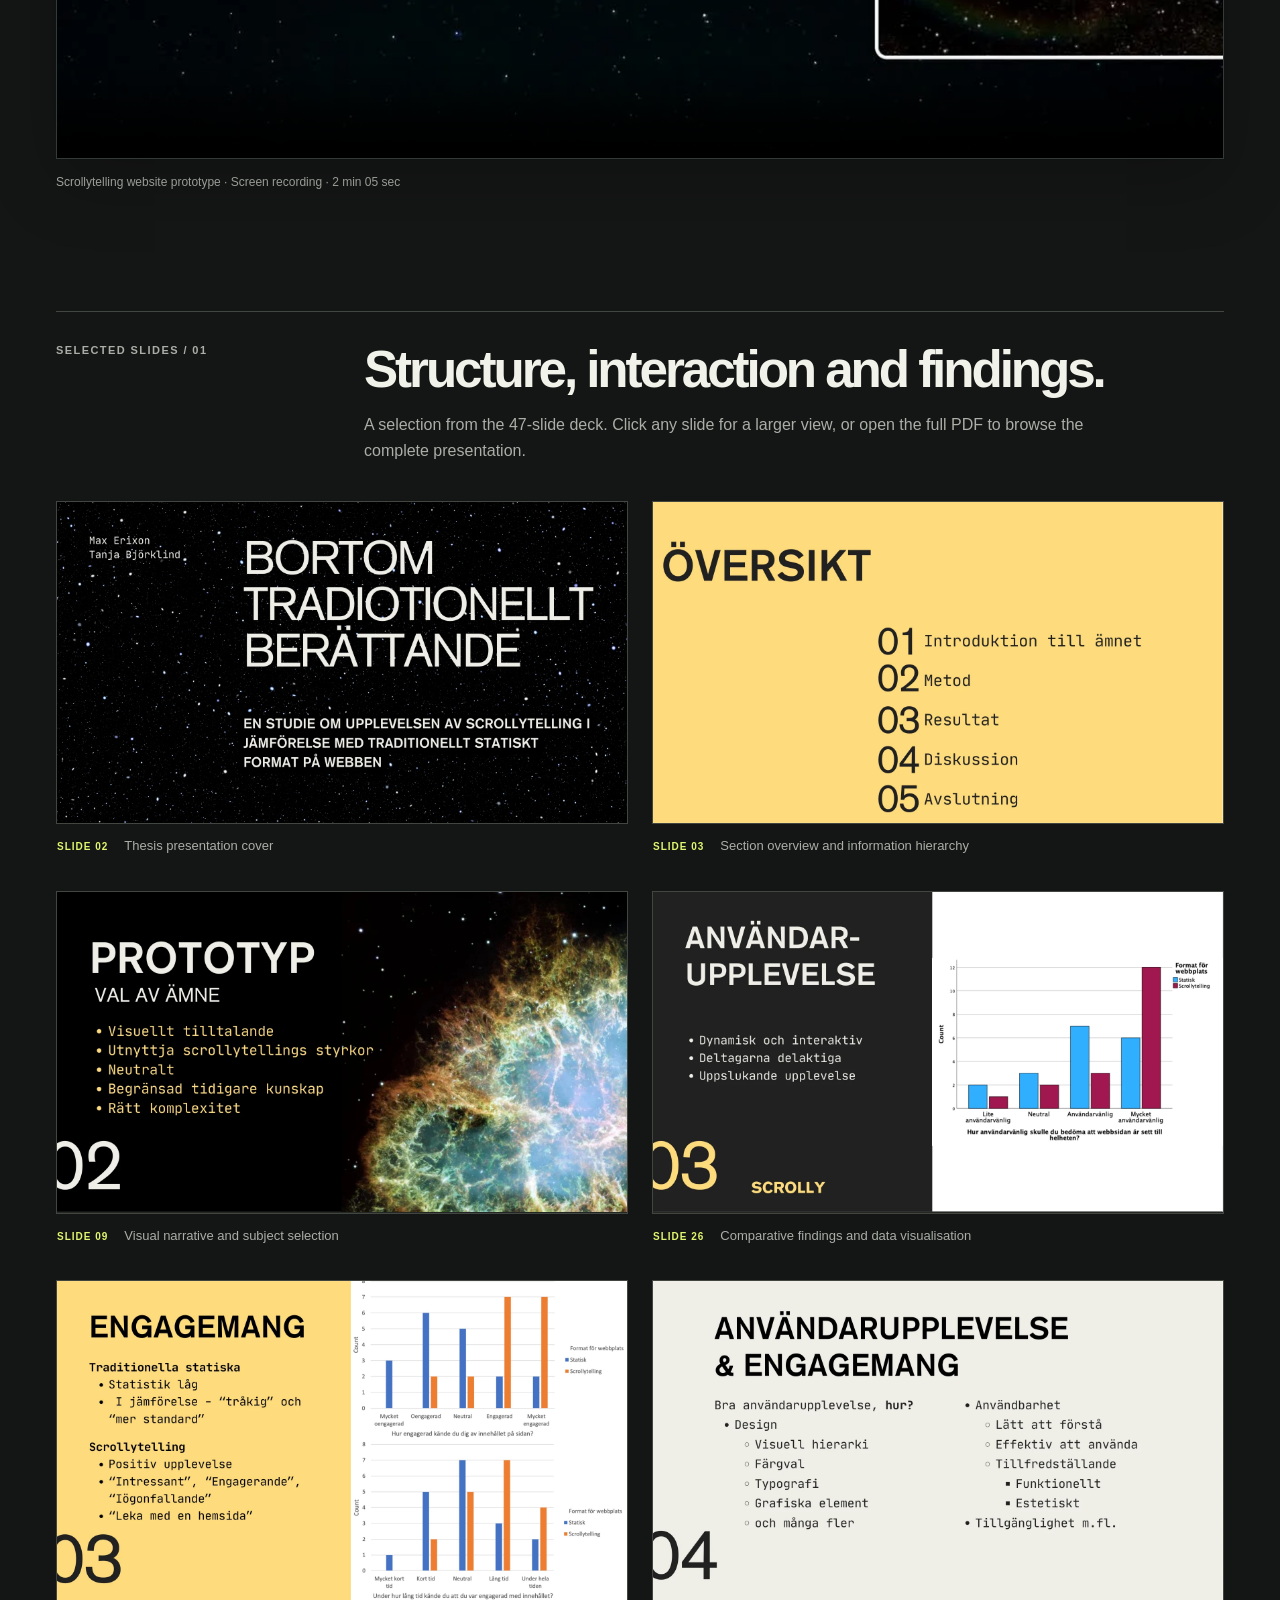
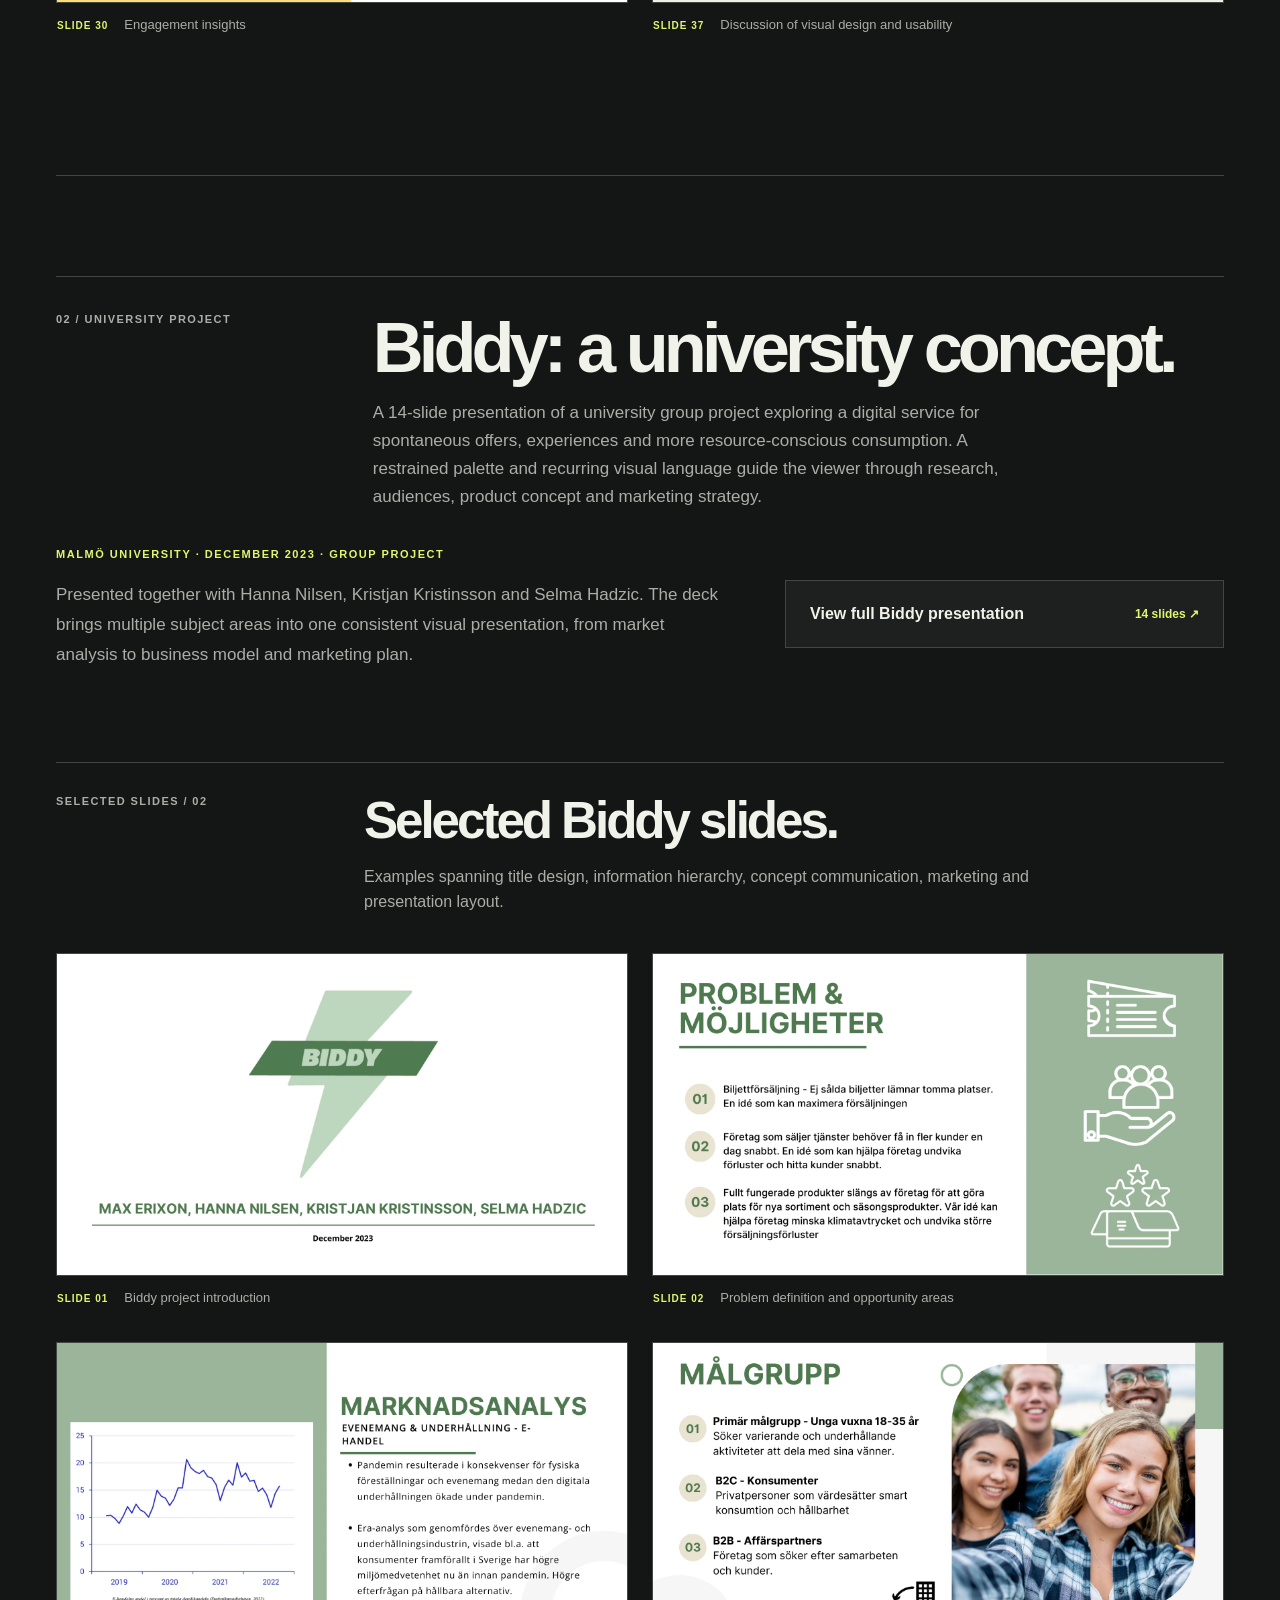
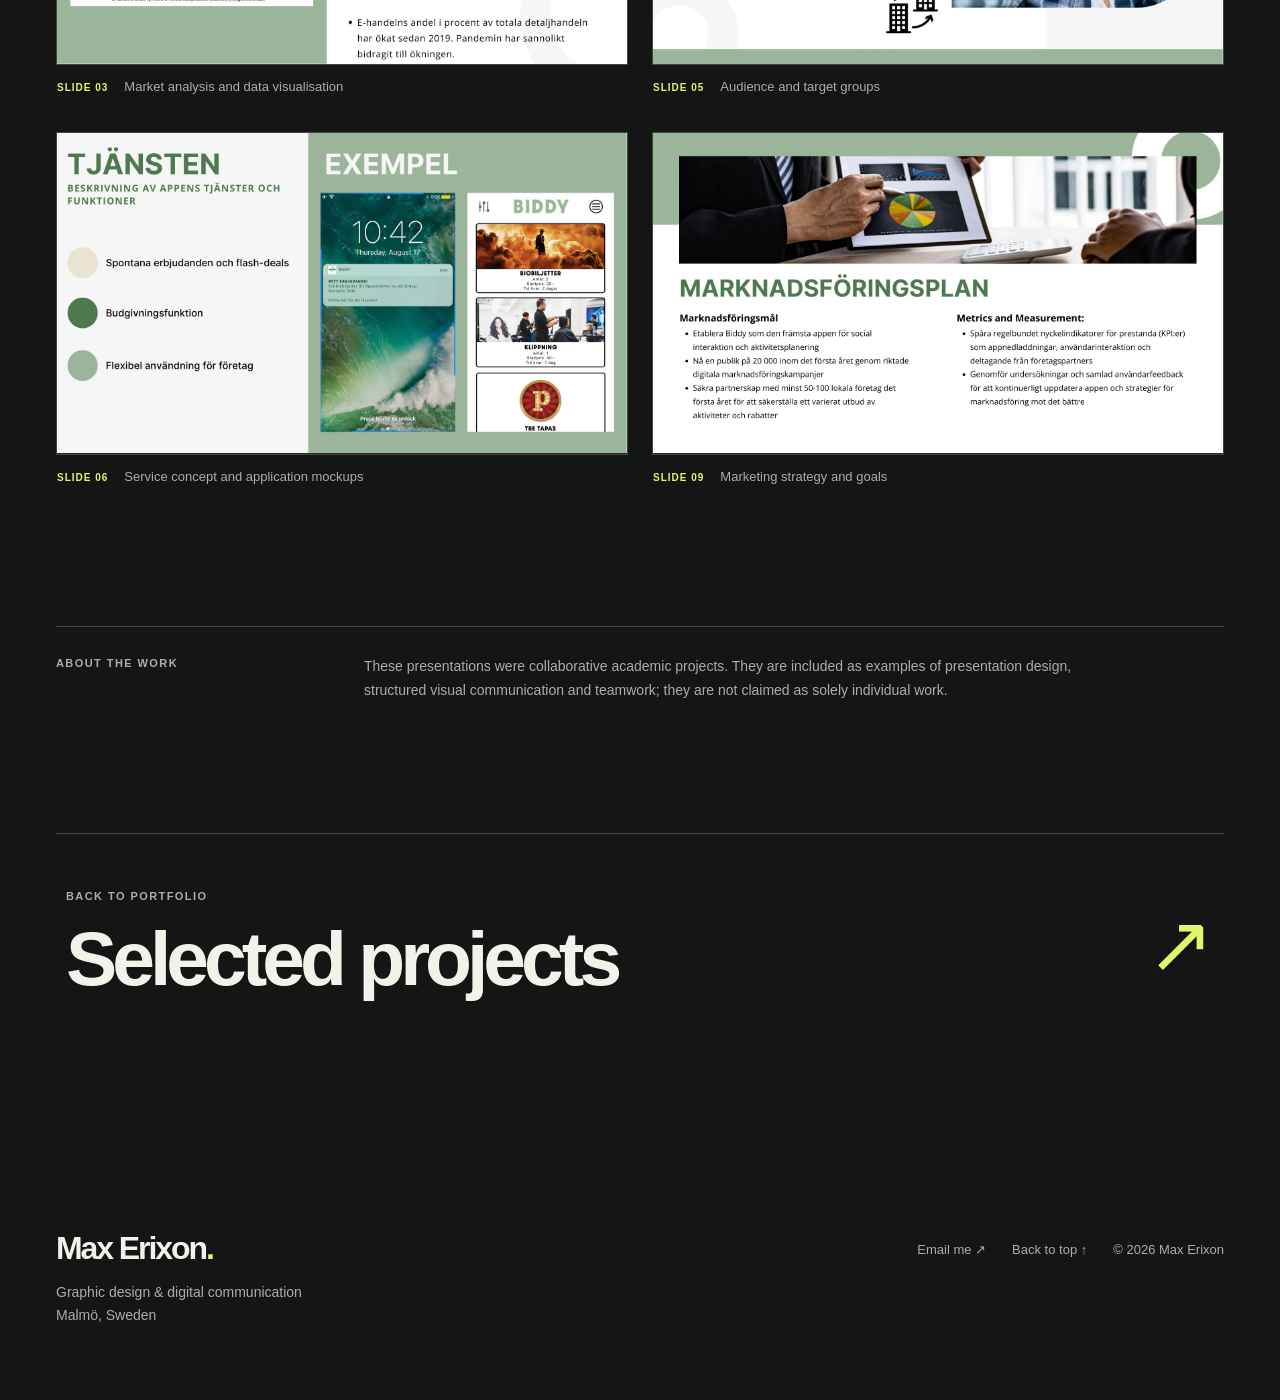
<file: projects/editorial-presentations.html>
<!DOCTYPE html>

<html lang="en"><head><meta charset="utf-8"/><meta content="width=device-width, initial-scale=1" name="viewport"/><meta content="#121413" name="theme-color"/><meta content="Academic presentation design and visual storytelling by Max Erixon — university thesis and group projects." name="description"/><title>Presentations | Max Erixon</title><link href="../assets/favicon.svg" rel="icon" type="image/svg+xml"/><link href="../assets/styles.css" rel="stylesheet"/></head><body><a class="skip-link" href="#main">Skip to content</a><header class="site-header" id="top"><a aria-label="Max Erixon — home" class="brand" href="../index.html">MAX <span>ERIXON</span><span class="brand-dot">.</span></a><nav aria-label="Main navigation" class="desktop-nav"><a href="../index.html#work">Work</a><a href="../index.html#about">About</a><a href="../index.html#contact">Contact</a></nav><button aria-controls="mobile-nav" aria-expanded="false" aria-label="Open menu" class="menu-toggle"><span></span><span></span></button><nav aria-label="Mobile navigation" class="mobile-nav" hidden="" id="mobile-nav"><a href="../index.html#work">Work</a><a href="../index.html#about">About</a><a href="../index.html#contact">Contact</a></nav></header><main id="main"><article class="project-shell academic-page">
<div class="project-top"><a class="back-link" href="../index.html#work">← All projects</a><span class="eyebrow">04 / PRESENTATION DESIGN / UNIVERSITY</span></div>
<header class="project-heading"><h1>Presentations</h1><p>University decks, research visuals &amp; a website prototype</p></header>
<figure class="project-figure project-hero"><img alt="Two academic presentation designs displayed in an editorial composition: a dark scrollytelling thesis and the green Biddy concept presentation" height="1270" src="../assets/images/editorial-hero.webp" width="2200"/><figcaption>Two academic presentations developed in collaboration with fellow students at Malmö University.</figcaption></figure>
<div class="project-meta"><div><span class="eyebrow">PROJECT TYPE</span><p>Academic presentations</p></div><div><span class="eyebrow">FOCUS</span><p>Slide systems / storytelling / research</p></div><div><span class="eyebrow">FORMATS</span><p>16:9 presentations / PDF / digital</p></div></div>
<div class="project-section-heading"><span class="eyebrow">01 / DEGREE THESIS</span><div><h2>Degree thesis: scrollytelling.</h2><p>A 47-slide thesis presentation comparing a scrollytelling web experience with a conventional static website. The visual system alternates bold typography, space imagery, contrasting backgrounds and research findings to communicate a complex study in a structured way.</p></div></div>
<div class="uni-case-summary"><span class="uni-small-label">MALMÖ UNIVERSITY · 2024 · COLLABORATIVE PROJECT</span><p>Created for the bachelor’s degree project together with Tanja Björklind. The research investigated how presentation format affects user experience, engagement, understanding and information retention. Two website prototypes were developed and compared in an experimental study.</p><a class="uni-document-link" href="../assets/documents/thesis-scrollytelling-presentation.pdf" rel="noopener" target="_blank">View full thesis presentation <span>47 slides ↗</span></a></div>
<div class="uni-feature-pair"><figure><img alt="Research presentation showing a traditional static website prototype" height="956" loading="lazy" src="../assets/images/thesis-slide-10.webp" width="1699"/><figcaption>Traditional static website</figcaption></figure><figure><img alt="Research presentation showing a scrollytelling website prototype" height="956" loading="lazy" src="../assets/images/thesis-slide-11.webp" width="1699"/><figcaption>Scrollytelling website</figcaption></figure></div>
<section aria-labelledby="thesis-video-title" class="uni-video-section">
<div class="uni-section-intro"><span class="eyebrow">WEBSITE PROTOTYPE / SCREEN RECORDING</span><h3 id="thesis-video-title">Scrollytelling prototype in motion.</h3><p>A screen recording of the scrollytelling prototype developed for the degree project. Scroll-driven transitions, immersive imagery and animated content illustrate how the interactive website differs from a static page.</p></div>
<figure class="uni-video-figure"><div class="uni-video-frame"><video aria-label="Screen recording of the scrollytelling thesis website prototype" controls="" height="624" playsinline="" poster="../assets/images/thesis-video-poster.webp" preload="metadata" width="960"><source src="../assets/videos/thesis-scrollytelling-demo.mp4" type="video/mp4"/>Your browser does not support HTML video. <a href="../assets/videos/thesis-scrollytelling-demo.mp4">Open the recording</a>.</video></div><figcaption>Scrollytelling website prototype · Screen recording · 2 min 05 sec</figcaption></figure>
</section>
<div class="uni-section-intro"><span class="eyebrow">SELECTED SLIDES / 01</span><h3>Structure, interaction and findings.</h3><p>A selection from the 47-slide deck. Click any slide for a larger view, or open the full PDF to browse the complete presentation.</p></div>
<div class="uni-slides-grid"><figure class="uni-slide"><a aria-label="Open Thesis presentation cover in full size" href="../assets/images/thesis-slide-02.webp" rel="noopener" target="_blank"><img alt="Thesis presentation cover – slide 2" height="956" loading="lazy" src="../assets/images/thesis-slide-02.webp" width="1699"/></a><figcaption><span>SLIDE 02</span>Thesis presentation cover</figcaption></figure>
<figure class="uni-slide"><a aria-label="Open Section overview and information hierarchy in full size" href="../assets/images/thesis-slide-03.webp" rel="noopener" target="_blank"><img alt="Section overview and information hierarchy – slide 3" height="956" loading="lazy" src="../assets/images/thesis-slide-03.webp" width="1699"/></a><figcaption><span>SLIDE 03</span>Section overview and information hierarchy</figcaption></figure>
<figure class="uni-slide"><a aria-label="Open Visual narrative and subject selection in full size" href="../assets/images/thesis-slide-09.webp" rel="noopener" target="_blank"><img alt="Visual narrative and subject selection – slide 9" height="956" loading="lazy" src="../assets/images/thesis-slide-09.webp" width="1699"/></a><figcaption><span>SLIDE 09</span>Visual narrative and subject selection</figcaption></figure>
<figure class="uni-slide"><a aria-label="Open Comparative findings and data visualisation in full size" href="../assets/images/thesis-slide-26.webp" rel="noopener" target="_blank"><img alt="Comparative findings and data visualisation – slide 26" height="956" loading="lazy" src="../assets/images/thesis-slide-26.webp" width="1699"/></a><figcaption><span>SLIDE 26</span>Comparative findings and data visualisation</figcaption></figure>
<figure class="uni-slide"><a aria-label="Open Engagement insights in full size" href="../assets/images/thesis-slide-30.webp" rel="noopener" target="_blank"><img alt="Engagement insights – slide 30" height="956" loading="lazy" src="../assets/images/thesis-slide-30.webp" width="1699"/></a><figcaption><span>SLIDE 30</span>Engagement insights</figcaption></figure>
<figure class="uni-slide"><a aria-label="Open Discussion of visual design and usability in full size" href="../assets/images/thesis-slide-37.webp" rel="noopener" target="_blank"><img alt="Discussion of visual design and usability – slide 37" height="956" loading="lazy" src="../assets/images/thesis-slide-37.webp" width="1699"/></a><figcaption><span>SLIDE 37</span>Discussion of visual design and usability</figcaption></figure></div>
<div class="uni-case-divider"></div>
<div class="project-section-heading"><span class="eyebrow">02 / UNIVERSITY PROJECT</span><div><h2>Biddy: a university concept.</h2><p>A 14-slide presentation of a university group project exploring a digital service for spontaneous offers, experiences and more resource-conscious consumption. A restrained palette and recurring visual language guide the viewer through research, audiences, product concept and marketing strategy.</p></div></div>
<div class="uni-case-summary"><span class="uni-small-label">MALMÖ UNIVERSITY · DECEMBER 2023 · GROUP PROJECT</span><p>Presented together with Hanna Nilsen, Kristjan Kristinsson and Selma Hadzic. The deck brings multiple subject areas into one consistent visual presentation, from market analysis to business model and marketing plan.</p><a class="uni-document-link" href="../assets/documents/biddy-project-presentation.pdf" rel="noopener" target="_blank">View full Biddy presentation <span>14 slides ↗</span></a></div>
<div class="uni-section-intro"><span class="eyebrow">SELECTED SLIDES / 02</span><h3>Selected Biddy slides.</h3><p>Examples spanning title design, information hierarchy, concept communication, marketing and presentation layout.</p></div>
<div class="uni-slides-grid"><figure class="uni-slide"><a aria-label="Open Biddy project introduction in full size" href="../assets/images/biddy-slide-01.webp" rel="noopener" target="_blank"><img alt="Biddy project introduction – slide 1" height="956" loading="lazy" src="../assets/images/biddy-slide-01.webp" width="1699"/></a><figcaption><span>SLIDE 01</span>Biddy project introduction</figcaption></figure>
<figure class="uni-slide"><a aria-label="Open Problem definition and opportunity areas in full size" href="../assets/images/biddy-slide-02.webp" rel="noopener" target="_blank"><img alt="Problem definition and opportunity areas – slide 2" height="956" loading="lazy" src="../assets/images/biddy-slide-02.webp" width="1699"/></a><figcaption><span>SLIDE 02</span>Problem definition and opportunity areas</figcaption></figure>
<figure class="uni-slide"><a aria-label="Open Market analysis and data visualisation in full size" href="../assets/images/biddy-slide-03.webp" rel="noopener" target="_blank"><img alt="Market analysis and data visualisation – slide 3" height="956" loading="lazy" src="../assets/images/biddy-slide-03.webp" width="1699"/></a><figcaption><span>SLIDE 03</span>Market analysis and data visualisation</figcaption></figure>
<figure class="uni-slide"><a aria-label="Open Audience and target groups in full size" href="../assets/images/biddy-slide-05.webp" rel="noopener" target="_blank"><img alt="Audience and target groups – slide 5" height="956" loading="lazy" src="../assets/images/biddy-slide-05.webp" width="1699"/></a><figcaption><span>SLIDE 05</span>Audience and target groups</figcaption></figure>
<figure class="uni-slide"><a aria-label="Open Service concept and application mockups in full size" href="../assets/images/biddy-slide-06.webp" rel="noopener" target="_blank"><img alt="Service concept and application mockups – slide 6" height="956" loading="lazy" src="../assets/images/biddy-slide-06.webp" width="1699"/></a><figcaption><span>SLIDE 06</span>Service concept and application mockups</figcaption></figure>
<figure class="uni-slide"><a aria-label="Open Marketing strategy and goals in full size" href="../assets/images/biddy-slide-09.webp" rel="noopener" target="_blank"><img alt="Marketing strategy and goals – slide 9" height="956" loading="lazy" src="../assets/images/biddy-slide-09.webp" width="1699"/></a><figcaption><span>SLIDE 09</span>Marketing strategy and goals</figcaption></figure></div>
<div class="uni-credit"><span class="eyebrow">ABOUT THE WORK</span><p>These presentations were collaborative academic projects. They are included as examples of presentation design, structured visual communication and teamwork; they are not claimed as solely individual work.</p></div>
<div class="project-end"><a class="next-project" href="../index.html#work"><div><span class="eyebrow">BACK TO PORTFOLIO</span><h2>Selected projects</h2></div><span aria-hidden="true">↗</span></a></div>
</article></main><footer class="footer"><div><a class="footer-brand" href="../index.html">Max Erixon<span class="brand-dot">.</span></a><p>Graphic design &amp; digital communication<br/>Malmö, Sweden</p></div><div class="footer-meta"><a href="mailto:maxerixon112@gmail.com">Email me ↗</a><a href="#top">Back to top ↑</a><span>© <span class="current-year">2026</span> Max Erixon</span></div></footer><script defer="" src="../assets/main.js"></script></body></html>
</file>
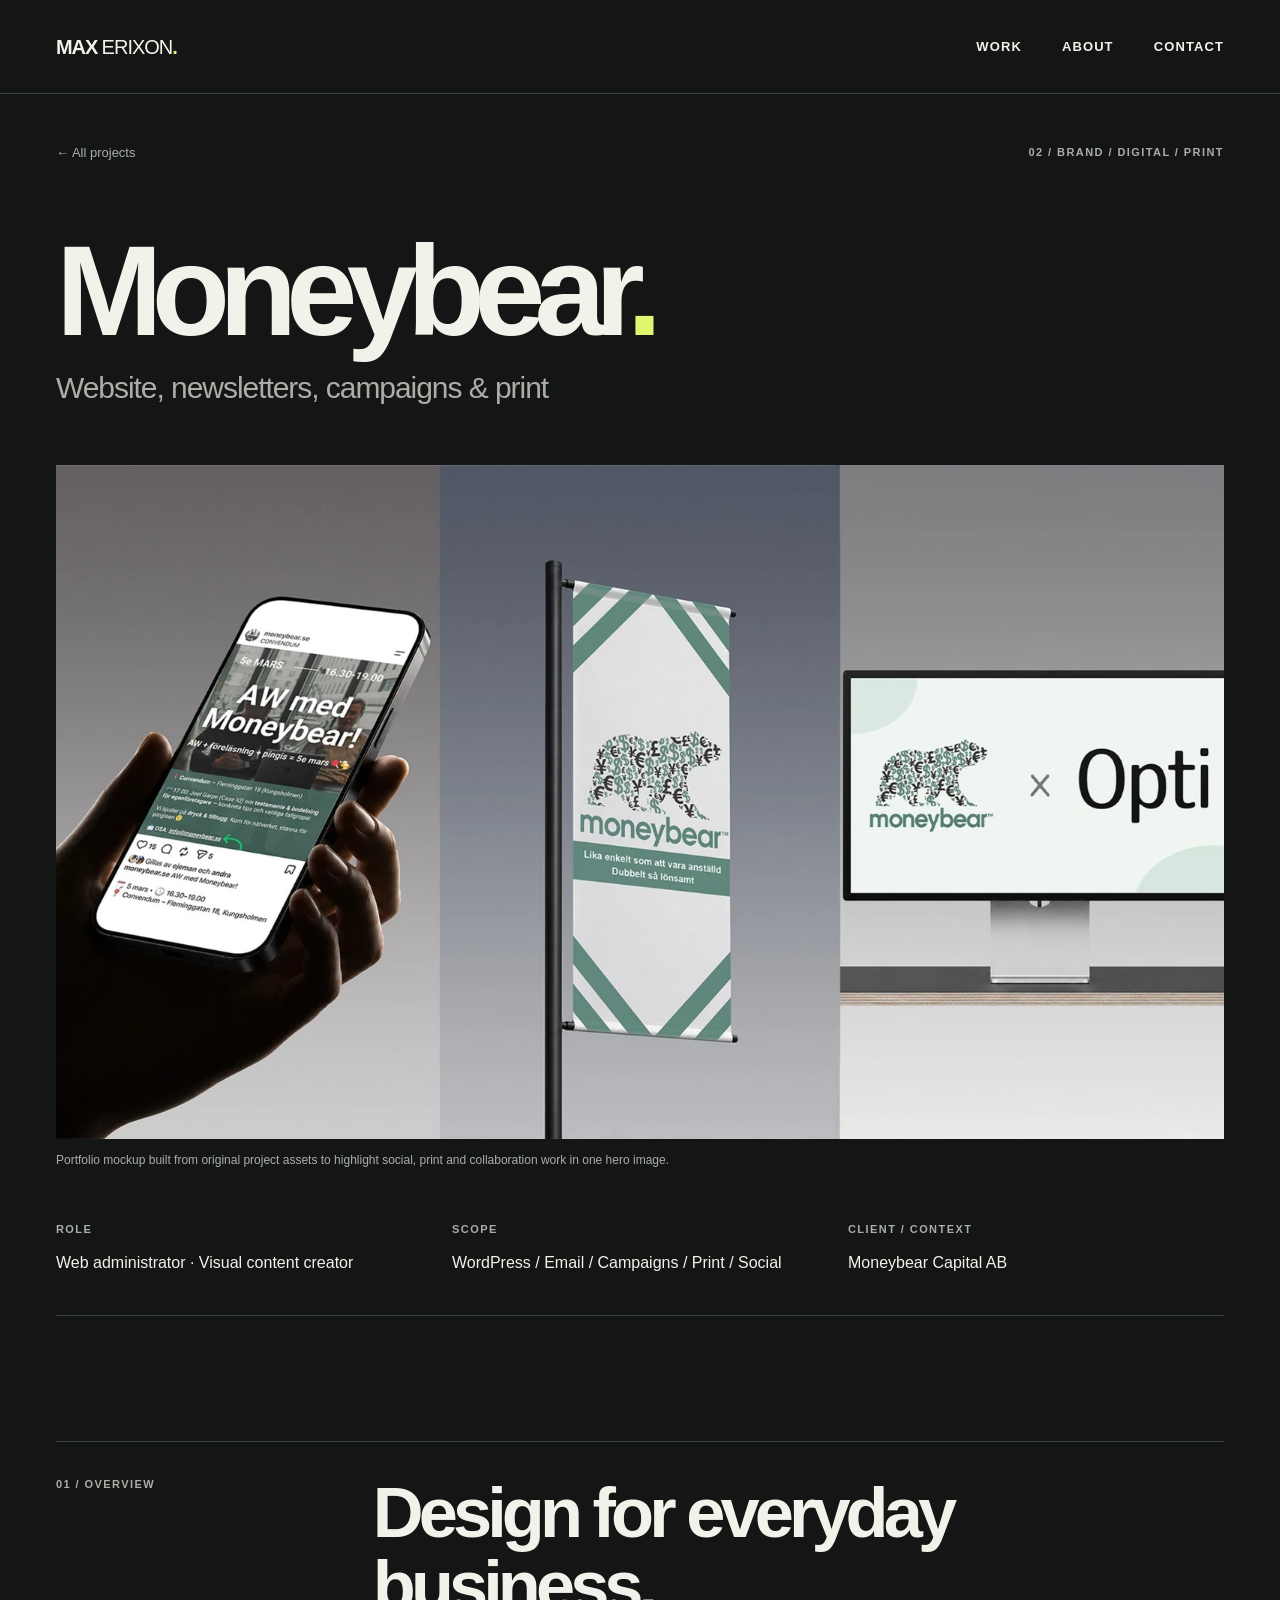
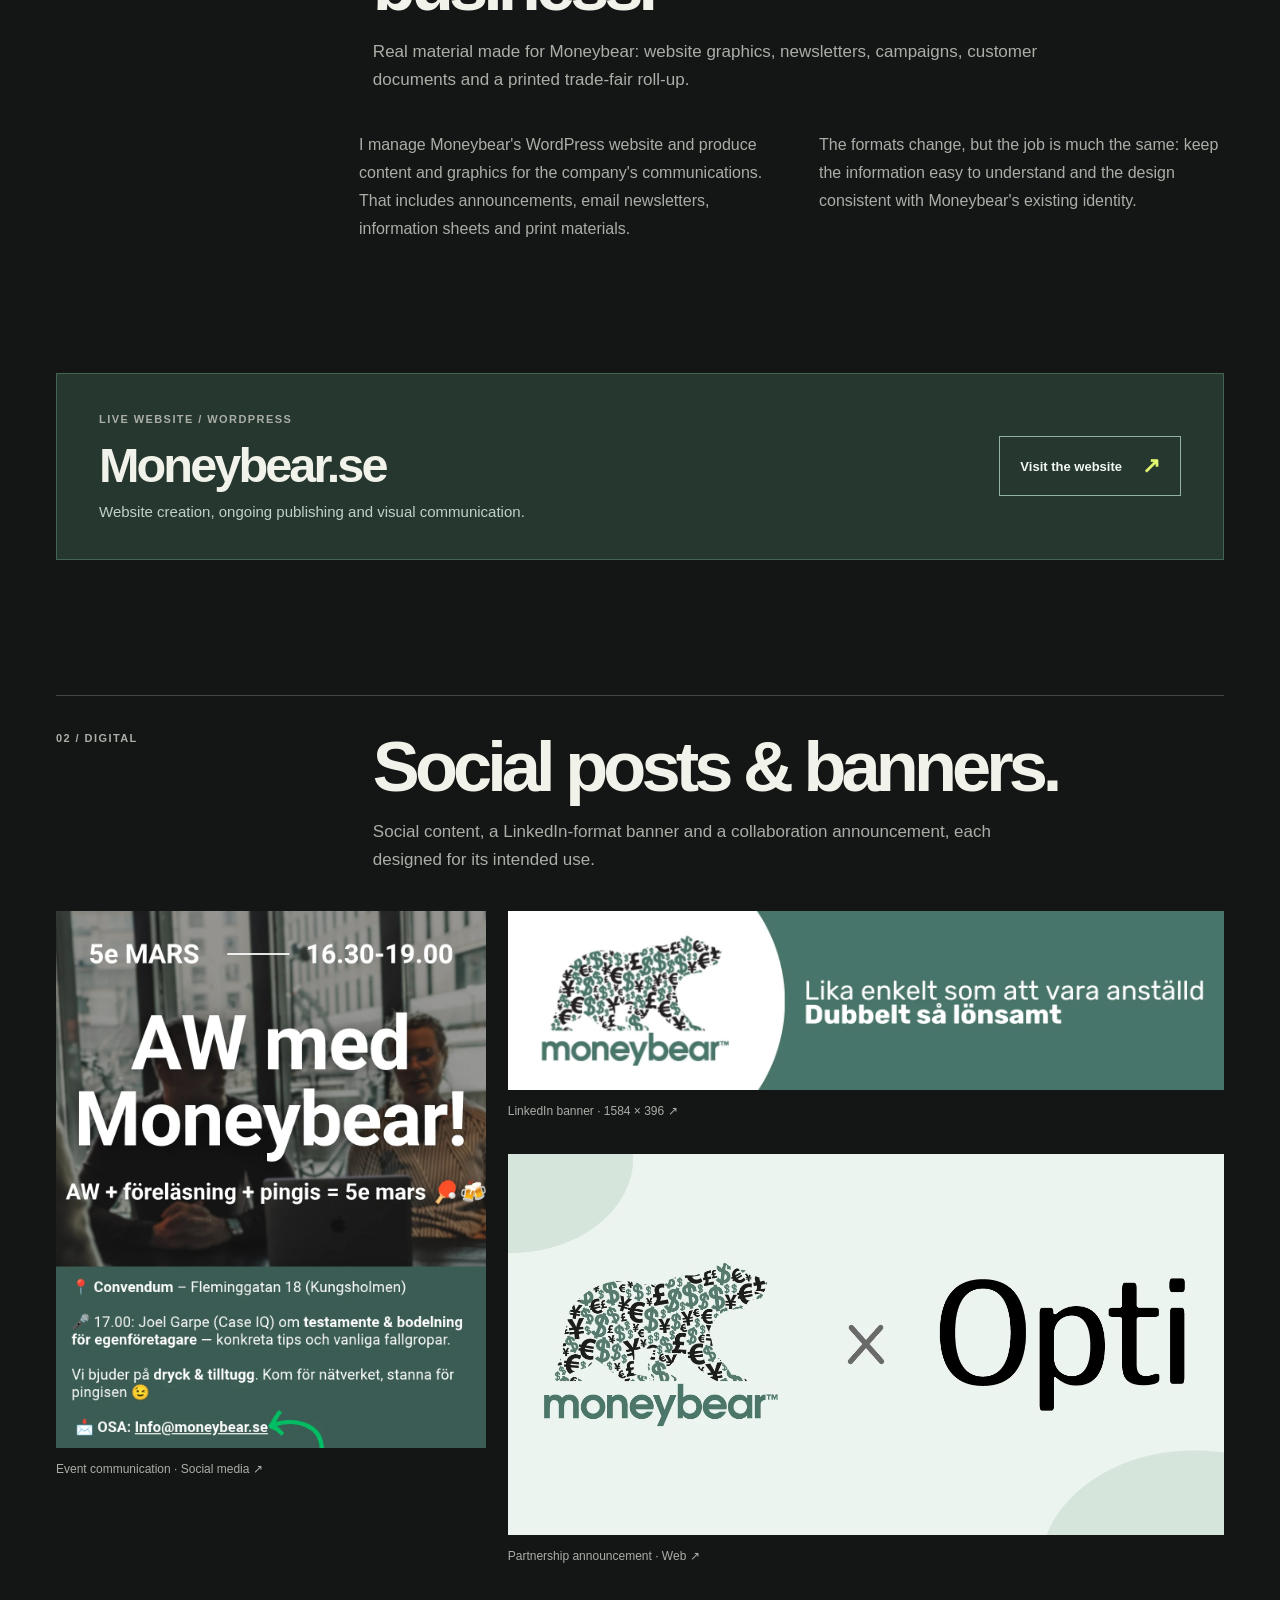
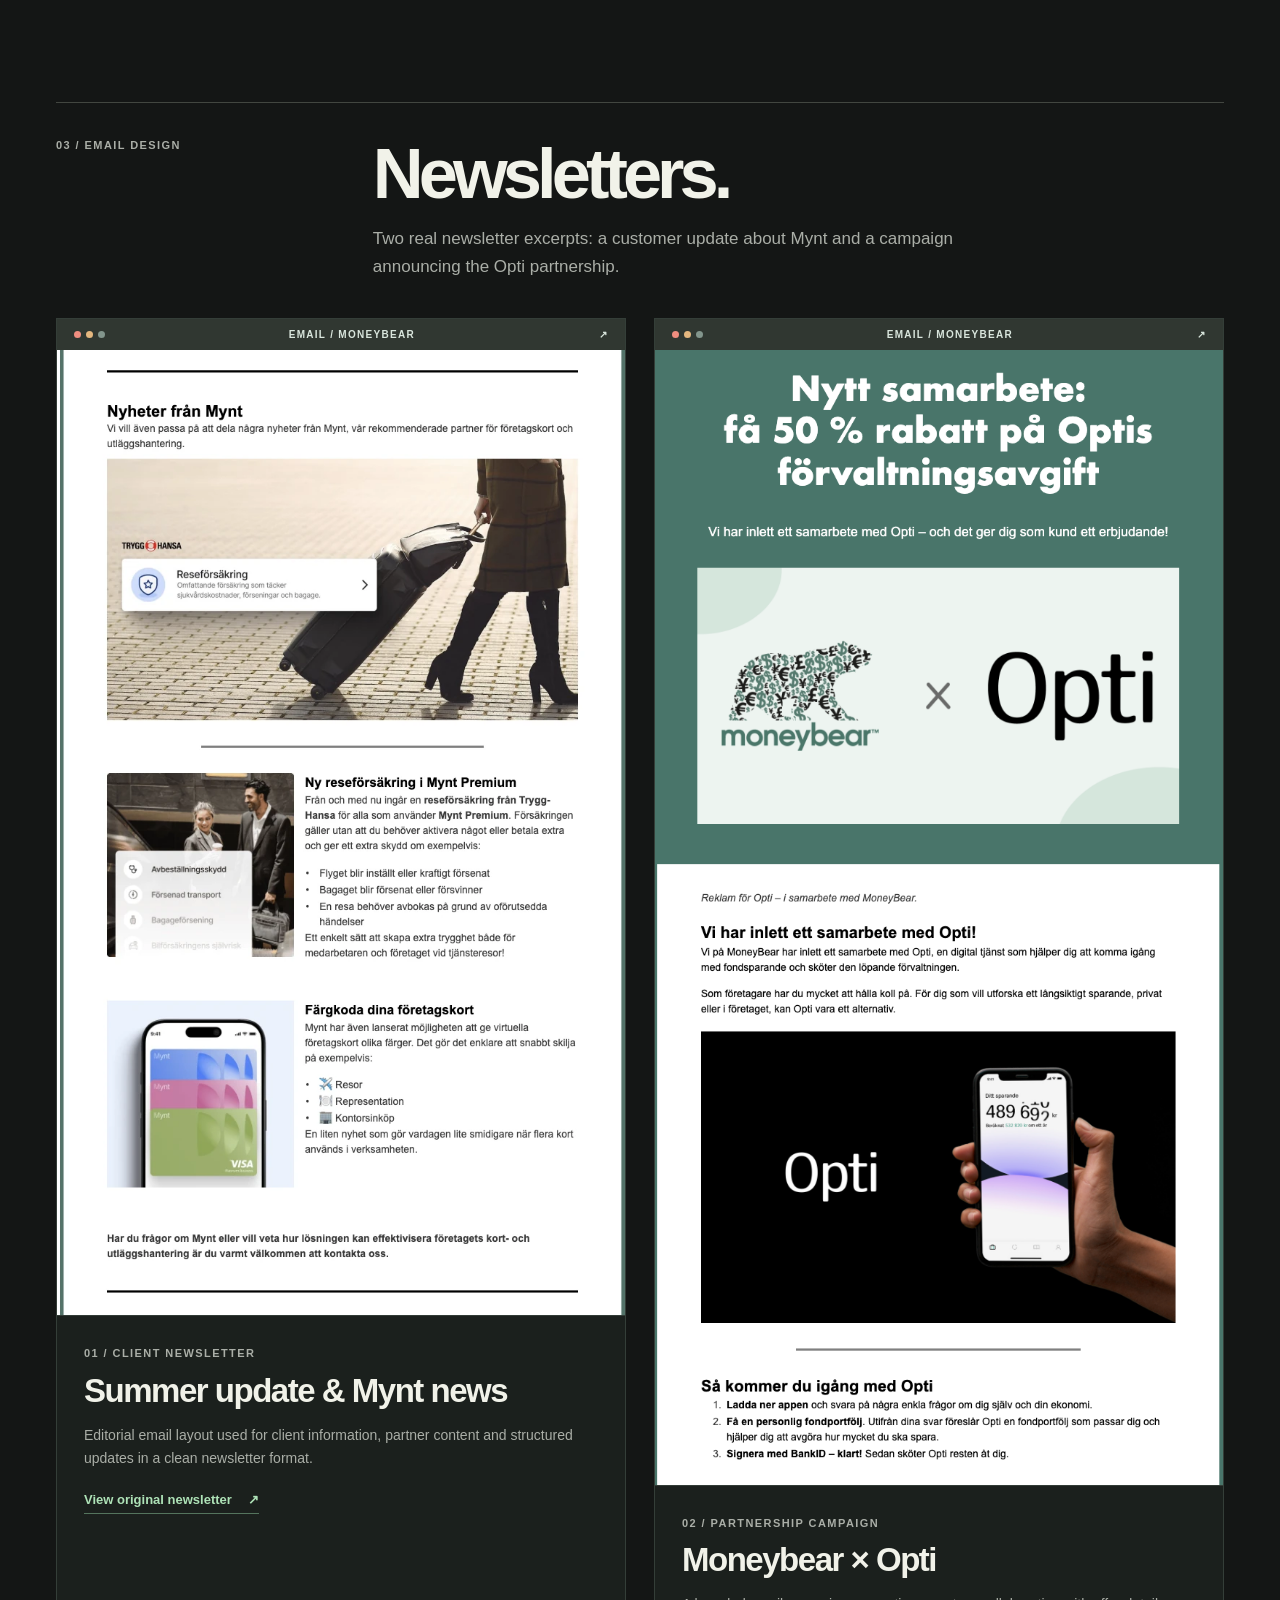
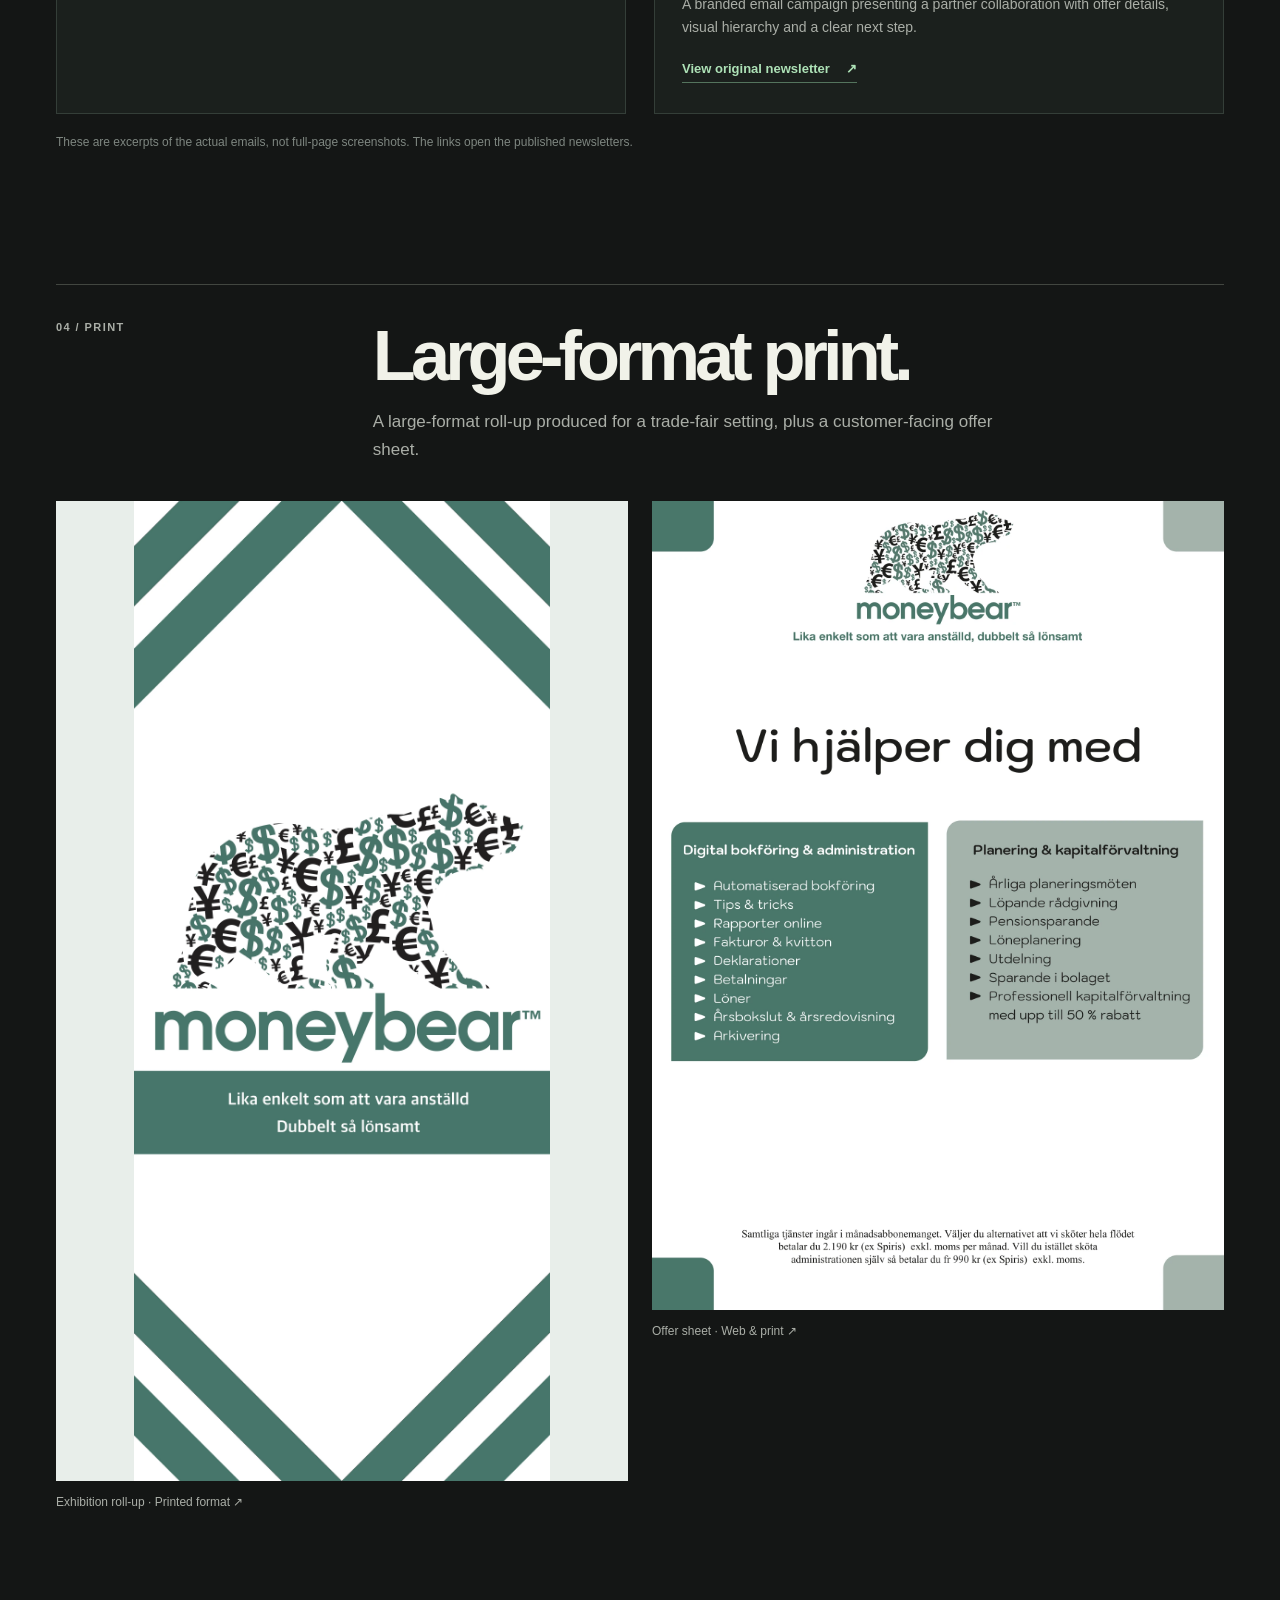
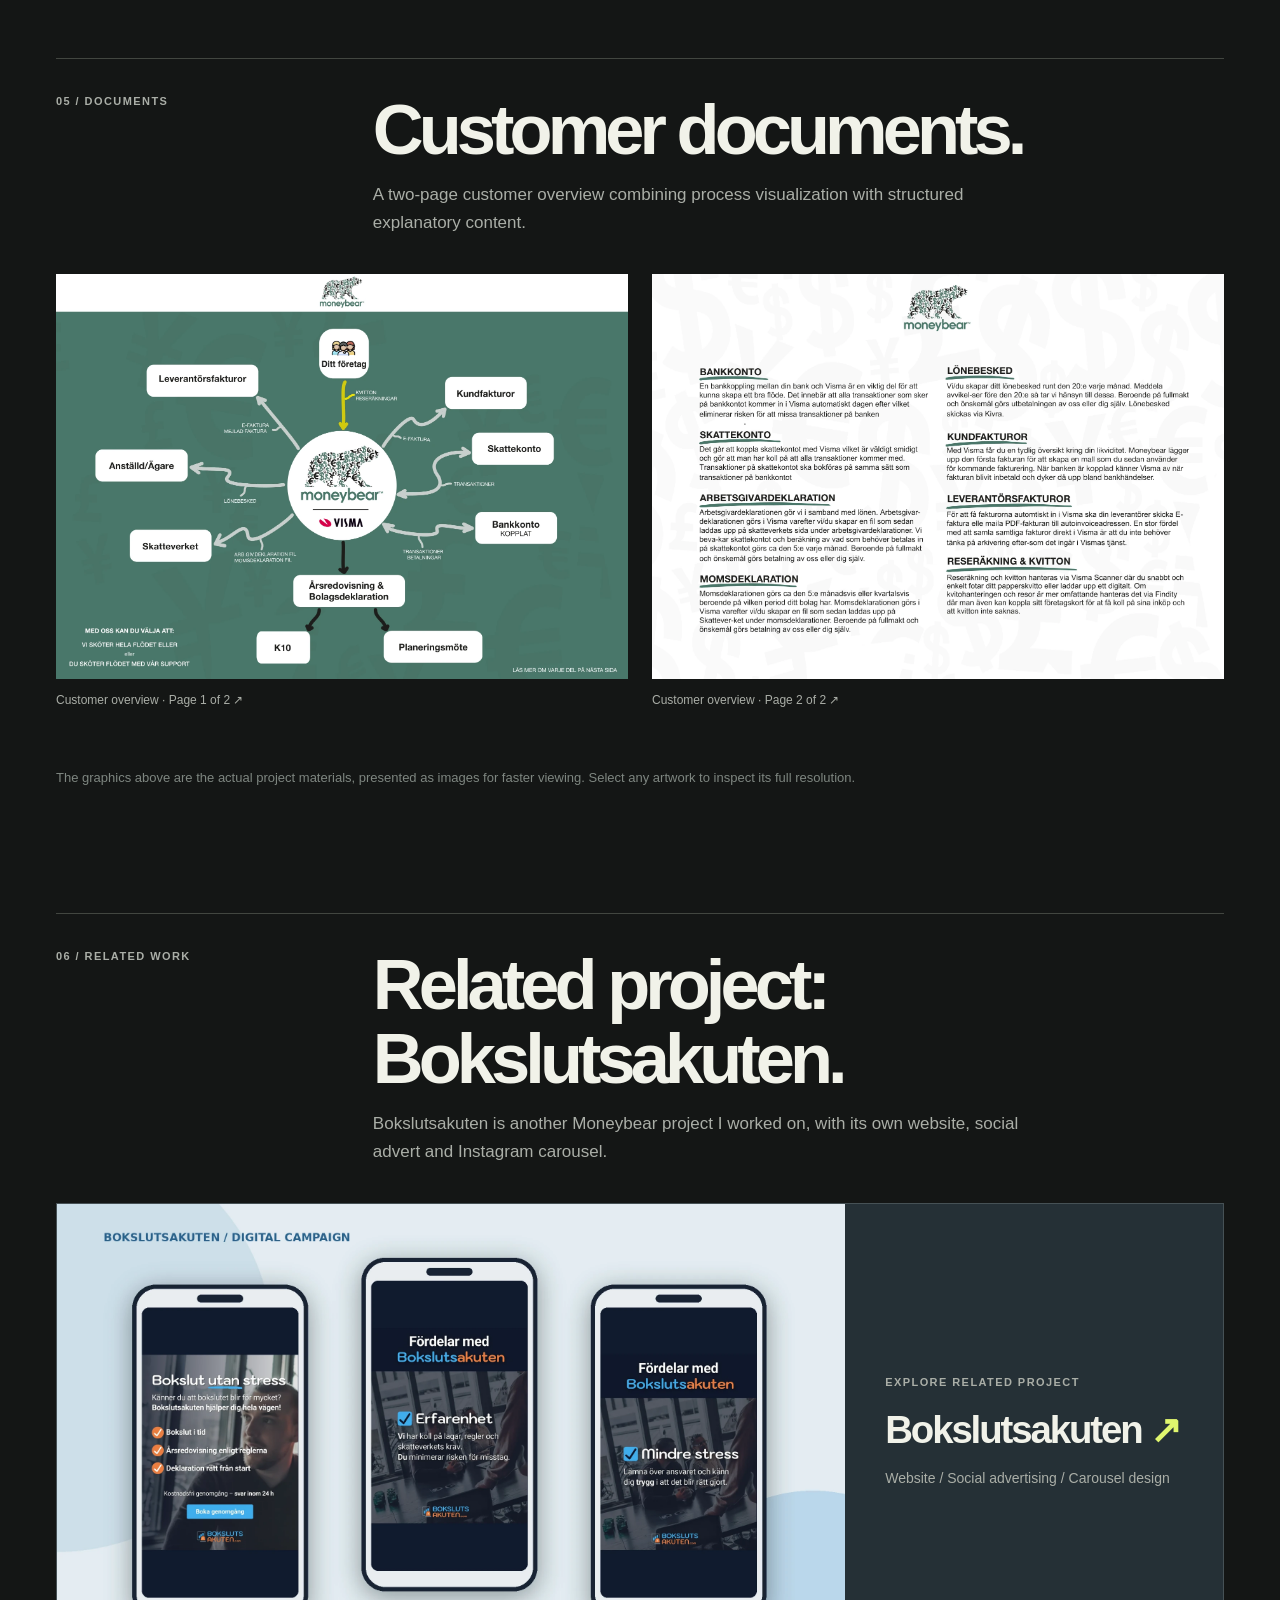
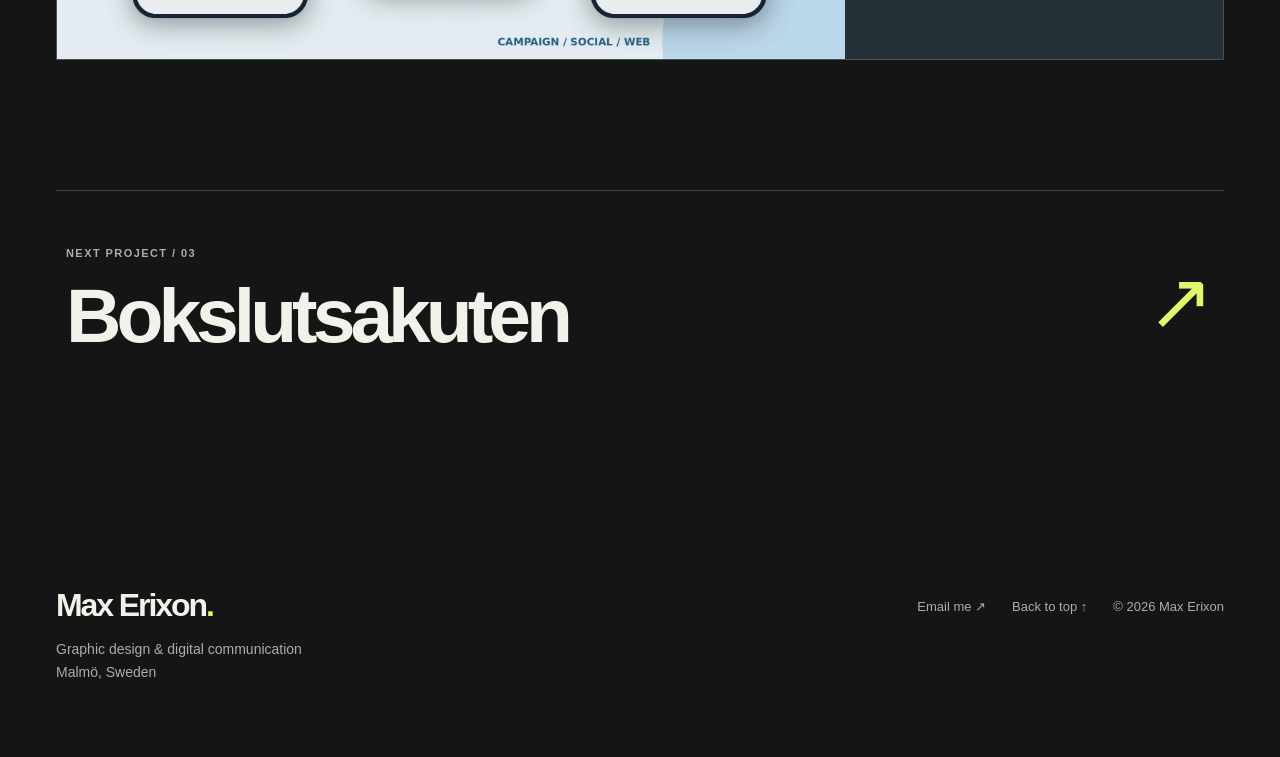
<file: projects/moneybear.html>
<!DOCTYPE html>

<html lang="en"><head><meta charset="utf-8"/><meta content="width=device-width, initial-scale=1" name="viewport"/><meta content="#121413" name="theme-color"/><meta content="Moneybear website, email newsletters, digital campaigns, print and customer documents." name="description"/><title>Moneybear | Max Erixon</title><link href="../assets/favicon.svg" rel="icon" type="image/svg+xml"/><link href="../assets/styles.css" rel="stylesheet"/></head><body class="moneybear-page"><a class="skip-link" href="#main">Skip to content</a><header class="site-header" id="top"><a aria-label="Max Erixon — home" class="brand" href="../index.html">MAX <span>ERIXON</span><span class="brand-dot">.</span></a><nav aria-label="Main navigation" class="desktop-nav"><a href="../index.html#work">Work</a><a href="../index.html#about">About</a><a href="../index.html#contact">Contact</a></nav><button aria-controls="mobile-nav" aria-expanded="false" aria-label="Open menu" class="menu-toggle"><span></span><span></span></button><nav aria-label="Mobile navigation" class="mobile-nav" hidden="" id="mobile-nav"><a href="../index.html#work">Work</a><a href="../index.html#about">About</a><a href="../index.html#contact">Contact</a></nav></header><main id="main"><article class="project-shell">
<div class="project-top"><a class="back-link" href="../index.html#work">← All projects</a><span class="eyebrow">02 / BRAND / DIGITAL / PRINT</span></div>
<header class="project-heading"><h1>Moneybear<span class="brand-dot">.</span></h1><p>Website, newsletters, campaigns &amp; print</p></header>
<figure class="project-figure project-hero moneybear-hero"><img alt="Portfolio mockup presenting original Moneybear work across three formats: an event social post on a phone, a printed roll-up banner and a Moneybear × Opti collaboration design on desktop" fetchpriority="high" loading="eager" src="../assets/images/moneybear-hero.webp"/><figcaption>Portfolio mockup built from original project assets to highlight social, print and collaboration work in one hero image.</figcaption></figure>
<div class="project-meta"><div><span class="eyebrow">ROLE</span><p>Web administrator · Visual content creator</p></div><div><span class="eyebrow">SCOPE</span><p>WordPress / Email / Campaigns / Print / Social</p></div><div><span class="eyebrow">CLIENT / CONTEXT</span><p>Moneybear Capital AB</p></div></div>
<div class="project-section-heading"><span class="eyebrow">01 / OVERVIEW</span><div><h2>Design for everyday business.</h2><p>Real material made for Moneybear: website graphics, newsletters, campaigns, customer documents and a printed trade-fair roll-up.</p></div></div><div class="editorial-paragraph"><p>I manage Moneybear's WordPress website and produce content and graphics for the company's communications. That includes announcements, email newsletters, information sheets and print materials.</p><p>The formats change, but the job is much the same: keep the information easy to understand and the design consistent with Moneybear's existing identity.</p></div>
<div class="project-web-cta"><div><span class="eyebrow">LIVE WEBSITE / WORDPRESS</span><h3>Moneybear.se</h3><p>Website creation, ongoing publishing and visual communication.</p></div><a class="outline-cta" href="https://www.moneybear.se/" rel="noopener" target="_blank">Visit the website <span aria-hidden="true">↗</span></a></div>
<div class="project-section-heading"><span class="eyebrow">02 / DIGITAL</span><div><h2>Social posts &amp; banners.</h2><p>Social content, a LinkedIn-format banner and a collaboration announcement, each designed for its intended use.</p></div></div><div class="moneybear-media-grid"><div class="media-card media-card-social"><figure class="project-figure"><a href="../assets/images/moneybear-event.webp" rel="noopener" target="_blank" title="Open artwork at full size"><img alt="Moneybear after-work event social graphic with event schedule and venue" loading="lazy" src="../assets/images/moneybear-event.webp"/></a><figcaption>Event communication · Social media <span aria-hidden="true">↗</span></figcaption></figure></div><div class="media-card media-card-right"><div><figure class="project-figure"><a href="../assets/images/moneybear-linkedin.webp" rel="noopener" target="_blank" title="Open artwork at full size"><img alt="Moneybear LinkedIn-format company banner with brand logo and tagline" loading="lazy" src="../assets/images/moneybear-linkedin.webp"/></a><figcaption>LinkedIn banner · 1584 × 396 <span aria-hidden="true">↗</span></figcaption></figure></div><div><figure class="project-figure"><a href="../assets/images/moneybear-partnership.webp" rel="noopener" target="_blank" title="Open artwork at full size"><img alt="Moneybear and Opti partnership campaign artwork" loading="lazy" src="../assets/images/moneybear-partnership.webp"/></a><figcaption>Partnership announcement · Web <span aria-hidden="true">↗</span></figcaption></figure></div></div></div>
<section aria-labelledby="newsletters-heading" class="moneybear-newsletters" id="newsletters">
<div class="project-section-heading"><span class="eyebrow">03 / EMAIL DESIGN</span><div><h2 id="newsletters-heading">Newsletters.</h2><p>Two real newsletter excerpts: a customer update about Mynt and a campaign announcing the Opti partnership.</p></div></div>
<div class="newsletter-grid">
<article class="newsletter-tile">
<a aria-label="Open the original Moneybear summer newsletter in a new tab" class="newsletter-visual" href="https://public.paloma.se/webversion?cid=30040&amp;cmg=aebd6084-1dcd-4422-96d7-461314ad34ae" rel="noopener noreferrer" target="_blank">
<span aria-hidden="true" class="newsletter-browser-bar"><span class="browser-dots"><i></i><i></i><i></i></span><span>EMAIL / MONEYBEAR</span><span>↗</span></span>
<img alt="Screenshot from a Moneybear newsletter featuring Mynt product news, including travel insurance and company card features" class="newsletter-screenshot" loading="lazy" src="../assets/images/moneybear-newsletter-mynt.webp"/>
</a>
<div class="newsletter-meta"><span class="eyebrow">01 / CLIENT NEWSLETTER</span><h3>Summer update &amp; Mynt news</h3><p>Editorial email layout used for client information, partner content and structured updates in a clean newsletter format.</p><a class="newsletter-view" href="https://public.paloma.se/webversion?cid=30040&amp;cmg=aebd6084-1dcd-4422-96d7-461314ad34ae" rel="noopener noreferrer" target="_blank">View original newsletter <span aria-hidden="true">↗</span></a></div>
</article>
<article class="newsletter-tile">
<a aria-label="Open the original Moneybear and Opti newsletter in a new tab" class="newsletter-visual" href="https://public.paloma.se/webversion?cid=30040&amp;cmg=6dee18d9-ad47-48bd-99bd-b97f27a666f8" rel="noopener noreferrer" target="_blank">
<span aria-hidden="true" class="newsletter-browser-bar"><span class="browser-dots"><i></i><i></i><i></i></span><span>EMAIL / MONEYBEAR</span><span>↗</span></span>
<img alt="Screenshot from the Moneybear × Opti newsletter announcing the partnership and a customer discount offer" class="newsletter-screenshot" loading="lazy" src="../assets/images/moneybear-newsletter-opti-full.webp"/>
</a>
<div class="newsletter-meta"><span class="eyebrow">02 / PARTNERSHIP CAMPAIGN</span><h3>Moneybear × Opti</h3><p>A branded email campaign presenting a partner collaboration with offer details, visual hierarchy and a clear next step.</p><a class="newsletter-view" href="https://public.paloma.se/webversion?cid=30040&amp;cmg=6dee18d9-ad47-48bd-99bd-b97f27a666f8" rel="noopener noreferrer" target="_blank">View original newsletter <span aria-hidden="true">↗</span></a></div>
</article>
</div>
<p class="newsletter-disclaimer">These are excerpts of the actual emails, not full-page screenshots. The links open the published newsletters.</p>
</section>
<div class="project-section-heading"><span class="eyebrow">04 / PRINT</span><div><h2>Large-format print.</h2><p>A large-format roll-up produced for a trade-fair setting, plus a customer-facing offer sheet.</p></div></div><div class="print-grid"><div><figure class="project-figure moneybear-print-figure"><a href="../assets/images/moneybear-rollup.webp" rel="noopener" target="_blank" title="Open artwork at full size"><img alt="Moneybear roll-up banner in the brand’s green-and-white visual identity" loading="lazy" src="../assets/images/moneybear-rollup.webp"/></a><figcaption>Exhibition roll-up · Printed format <span aria-hidden="true">↗</span></figcaption></figure></div><div><figure class="project-figure moneybear-print-figure"><a href="../assets/images/moneybear-offer.webp" rel="noopener" target="_blank" title="Open artwork at full size"><img alt="Moneybear customer offer sheet with two-column service overview and subscription details" loading="lazy" src="../assets/images/moneybear-offer.webp"/></a><figcaption>Offer sheet · Web &amp; print <span aria-hidden="true">↗</span></figcaption></figure></div></div><div class="project-section-heading"><span class="eyebrow">05 / DOCUMENTS</span><div><h2>Customer documents.</h2><p>A two-page customer overview combining process visualization with structured explanatory content.</p></div></div><div class="two-page-grid"><div><figure class="project-figure"><a href="../assets/images/moneybear-overview-01.webp" rel="noopener" target="_blank" title="Open artwork at full size"><img alt="Moneybear customer process map showing flows between business, accounting, bank and Swedish Tax Agency" loading="lazy" src="../assets/images/moneybear-overview-01.webp"/></a><figcaption>Customer overview · Page 1 of 2 <span aria-hidden="true">↗</span></figcaption></figure></div><div><figure class="project-figure"><a href="../assets/images/moneybear-overview-02.webp" rel="noopener" target="_blank" title="Open artwork at full size"><img alt="Moneybear explanation page with structured two-column descriptions of accounting processes" loading="lazy" src="../assets/images/moneybear-overview-02.webp"/></a><figcaption>Customer overview · Page 2 of 2 <span aria-hidden="true">↗</span></figcaption></figure></div></div><p class="asset-note">The graphics above are the actual project materials, presented as images for faster viewing. Select any artwork to inspect its full resolution.</p><div class="project-section-heading"><span class="eyebrow">06 / RELATED WORK</span><div><h2>Related project: Bokslutsakuten.</h2><p>Bokslutsakuten is another Moneybear project I worked on, with its own website, social advert and Instagram carousel.</p></div></div><a class="related-project" href="bokslutsakuten.html"><img alt="Three phone mockups showing Bokslutsakuten social campaign artwork" loading="lazy" src="../assets/images/bokslutsakuten-hero.webp"/><div class="related-copy"><span class="eyebrow">EXPLORE RELATED PROJECT</span><strong>Bokslutsakuten <span aria-hidden="true">↗</span></strong><span>Website / Social advertising / Carousel design</span></div></a>
<div class="project-end"><a class="next-project" href="bokslutsakuten.html"><div><span class="eyebrow">NEXT PROJECT / 03</span><h2>Bokslutsakuten</h2></div><span aria-hidden="true">↗</span></a></div></article></main><footer class="footer"><div><a class="footer-brand" href="../index.html">Max Erixon<span class="brand-dot">.</span></a><p>Graphic design &amp; digital communication<br/>Malmö, Sweden</p></div><div class="footer-meta"><a href="mailto:maxerixon112@gmail.com">Email me ↗</a><a href="#top">Back to top ↑</a><span>© <span class="current-year">2026</span> Max Erixon</span></div></footer><script defer="" src="../assets/main.js"></script></body></html>
</file>
<file: assets/styles.css>
/*
  MAX ERIXON — PORTFOLIO
  Static, no-build website. All content and images are local.
  Replace the .svg files in assets/images with your real work;
  see README.md for file mapping.
*/
:root{
  --bg:#141615;
  --bg-2:#1d201e;
  --bg-3:#262a26;
  --text:#f1f2e9;
  --muted:#aaaea7;
  --muted-2:#7e8680;
  --line:#424640;
  --accent:#e0f66e;
  --ink:#222823;
  --serif:Georgia, "Times New Roman", serif;
  --sans:Arial, Helvetica, sans-serif;
  --container:1480px;
}
*,*::before,*::after{box-sizing:border-box}
html{scroll-behavior:smooth;scroll-padding-top:100px}
body{margin:0;background:var(--bg);color:var(--text);font-family:var(--sans);font-size:16px;-webkit-font-smoothing:antialiased}
img,svg{max-width:100%}
img{display:block}
a{color:inherit;text-decoration:none}
button{font:inherit}
a,button{-webkit-tap-highlight-color:transparent}
::selection{background:var(--accent);color:var(--ink)}
:focus-visible{outline:3px solid var(--accent);outline-offset:5px}
.skip-link{position:fixed;z-index:300;top:-90px;left:20px;padding:12px 18px;color:var(--ink);background:var(--accent);font-weight:700}
.skip-link:focus{top:20px}
.site-header{height:94px;max-width:calc(var(--container) + 112px);padding:0 56px;margin:0 auto;display:flex;align-items:center;justify-content:space-between;position:relative;z-index:60;border-bottom:1px solid var(--line)}
.brand{font-weight:900;font-size:20px;letter-spacing:-.055em;white-space:nowrap;line-height:1}.brand span:not(.brand-dot){font-weight:400;letter-spacing:-.05em}.brand-dot{color:var(--accent)}
.desktop-nav{display:flex;align-items:center;gap:40px;font-size:13px;font-weight:700;letter-spacing:.085em;text-transform:uppercase}
.desktop-nav a{transition:color .2s}.desktop-nav a:hover,.footer a:hover{color:var(--accent)}
.menu-toggle{display:none;width:44px;height:44px;border:1px solid var(--line);background:none;cursor:pointer;align-items:center;justify-content:center;flex-direction:column;gap:7px;border-radius:50%}
.menu-toggle span{height:2px;width:18px;background:var(--text);display:block;transition:transform .2s}
.menu-toggle[aria-expanded=true] span:first-child{transform:translateY(4.5px) rotate(45deg)}
.menu-toggle[aria-expanded=true] span:last-child{transform:translateY(-4.5px) rotate(-45deg)}
.mobile-nav[hidden]{display:none!important}
.mobile-nav{position:absolute;top:94px;left:0;right:0;background:#20231f;padding:28px 24px 36px;box-shadow:0 12px 22px #0004;display:grid;gap:22px;font-size:22px}
main{overflow:clip}
.eyebrow{font-size:11px;letter-spacing:.13em;line-height:1.5;font-weight:800;text-transform:uppercase;color:var(--muted)}
.status-dot{display:inline-block;width:8px;height:8px;border-radius:100%;background:var(--accent);vertical-align:1px;margin-right:10px}
.hero,.section,.project-shell{max-width:var(--container);margin:0 auto;padding-left:56px;padding-right:56px}
.hero{padding-top:50px}
.hero-topline,.hero-foot{display:flex;align-items:center;justify-content:space-between;gap:20px}
.hero-topline .eyebrow:last-child{text-align:right}
.hero-columns{display:grid;grid-template-columns:1.18fr .82fr;gap:40px;min-height:670px;align-items:center;padding:58px 0 70px}
.hero h1{font-size:clamp(78px,9.7vw,158px);letter-spacing:-.092em;line-height:.91;margin:0 0 54px;font-weight:850}
.hero h1 em,.section-heading h2 em,.contact h2 em{font-family:var(--serif);font-weight:400;letter-spacing:-.075em}
.hero h1 em{color:var(--accent)}
.hero-intro{max-width:495px;font-size:clamp(19px,1.55vw,24px);line-height:1.56;color:#bcc0b6;margin:0 0 42px;letter-spacing:-.025em}
.hero-intro strong{color:var(--text);font-weight:500}
.round-link{display:inline-flex;align-items:center;gap:18px;text-transform:uppercase;font-size:12px;letter-spacing:.12em;font-weight:800;transition:gap .2s}
.round-link:hover{gap:25px}.round-icon{display:grid;place-items:center;width:58px;height:58px;background:var(--accent);color:var(--ink);border-radius:50%;font-size:29px;font-weight:400}
.hero-right{min-width:0}
.hero-art{height:580px;max-width:520px;margin-left:auto;position:relative;overflow:hidden;background:linear-gradient(160deg,#dceb9a 0%,#d7eb9b 46%,#eff4de 100%);color:#1e3022;display:flex;align-items:center;justify-content:center;transform:rotate(2deg);box-shadow:22px 28px 0 #252b25}
.hero-art::before{content:"";width:290px;height:290px;border:2px solid #2f5133;border-radius:100%;position:absolute;top:-95px;right:-130px;opacity:.72}
.hero-art::after{content:"";width:310px;height:310px;position:absolute;bottom:-200px;left:-135px;border:70px solid #ed7755;border-radius:50%;opacity:.95}
.art-little{position:absolute;top:30px;left:33px;font-size:11px;letter-spacing:.18em;font-weight:800;z-index:4}
.hero-portrait-frame{position:absolute;inset:82px 55px 78px 92px;z-index:2;border:2px solid #25442c;border-radius:210px 210px 24px 24px;overflow:hidden;box-shadow:0 18px 45px #2633213d, inset 0 0 0 10px #f7f8ef33;background:#b8c79b}
.hero-portrait-frame img{width:100%;height:100%;object-fit:cover;object-position:center 20%;filter:saturate(1.05) contrast(1.03)}
.hero-portrait-frame::after{content:"";position:absolute;inset:0;background:linear-gradient(180deg,#ffffff0f 0%,#ffffff00 22%,#0f16140f 100%)}
.hero-art-sticker{position:absolute;right:18px;bottom:18px;background:#131715;color:#f0f2ea;padding:9px 12px 8px;border-radius:999px;font-size:10px;font-weight:800;letter-spacing:.16em;box-shadow:0 8px 16px #00000024}
.art-type{position:absolute;left:28px;bottom:112px;font-size:clamp(62px,6.6vw,95px);letter-spacing:-.105em;line-height:.82;font-weight:900;z-index:3;transform:rotate(-4deg);color:#17221b;text-shadow:0 3px 0 #edf3d5}
.art-type i{font-family:var(--serif);font-weight:400;letter-spacing:-.095em}
.art-index{position:absolute;bottom:31px;right:32px;font-weight:800;letter-spacing:.11em;font-size:11px;text-align:right;line-height:1.7;z-index:4}
.hero-spark{position:absolute;right:52px;top:74px;font-size:76px;color:#e57758;z-index:4}
.hero-mini-tag{position:absolute;left:31px;bottom:30px;font-size:11px;letter-spacing:.16em;font-weight:800;z-index:4}
.hero-foot{border-top:1px solid var(--line);padding:23px 0 35px;color:var(--muted);font-size:10px;letter-spacing:.15em;font-weight:700}
.section{padding-top:130px;padding-bottom:140px}
.section-heading{display:flex;align-items:end;justify-content:space-between;gap:54px;margin:0 0 64px}
.section-heading h2{font-size:clamp(54px,6.6vw,105px);margin:14px 0 0;letter-spacing:-.08em;line-height:.99;font-weight:750}
.section-heading h2 em{color:var(--accent)}
.section-heading p{max-width:350px;color:var(--muted);line-height:1.6;margin:0 0 5px;font-size:16px}
.work-grid{display:grid;grid-template-columns:repeat(2,minmax(0,1fr));gap:60px 30px}
.work-card{min-width:0;display:block}
.work-card.card-wide{grid-column:1 / -1}
.work-image{overflow:hidden;position:relative;background:#30342f;aspect-ratio:1.23}
.card-wide .work-image{aspect-ratio:2.12}
.work-image img{height:100%;width:100%;object-fit:cover;transition:transform .7s cubic-bezier(.2,.7,.2,1),filter .7s}
.work-card:hover .work-image img{transform:scale(1.035);filter:saturate(1.08)}
.card-open{position:absolute;right:23px;top:23px;display:grid;place-items:center;border-radius:50%;width:54px;height:54px;background:var(--accent);color:var(--ink);font-size:28px;transform:translateY(-10px);opacity:0;transition:all .24s}
.work-card:hover .card-open,.work-card:focus-visible .card-open{transform:translateY(0);opacity:1}
.work-caption{padding:24px 1px 0;display:flex;justify-content:space-between;align-items:end;gap:20px}
.work-caption h3{font-size:clamp(27px,3vw,44px);margin:9px 0 5px;font-weight:700;letter-spacing:-.045em}
.work-caption p{margin:0;font-size:15px;color:var(--muted)}
.work-arrow{font-size:31px;transition:transform .2s}
.work-card:hover .work-arrow{transform:translate(4px,-4px);color:var(--accent)}
.placeholder-notice{margin-top:35px;color:var(--muted-2);font-size:12px;line-height:1.6}
.placeholder-notice span{margin-right:7px}
.expertise{border-top:1px solid var(--line)}
.capability-list{border-top:1px solid var(--line)}
.capability-list>div{display:grid;grid-template-columns:70px minmax(200px,1fr) minmax(190px,.65fr) 38px;align-items:center;gap:20px;border-bottom:1px solid var(--line);padding:32px 5px}
.capability-list span{color:var(--muted);font-size:12px;font-weight:700}
.capability-list h3{margin:0;font-size:clamp(23px,3vw,39px);letter-spacing:-.045em;font-weight:600}
.capability-list p{font-size:14px;color:var(--muted);margin:0;line-height:1.5}
.capability-list b{font-size:25px;font-weight:400;color:var(--accent);text-align:right}
.about{border-top:1px solid var(--line)}
.about-layout{display:grid;grid-template-columns:.8fr 1.2fr;gap:110px;align-items:start}
.about-accent{height:550px;background:var(--accent);position:relative;overflow:hidden;color:var(--ink);display:flex;justify-content:center;align-items:center}
.about-accent>span{font-size:clamp(150px,18vw,300px);font-weight:900;letter-spacing:-.14em;transform:rotate(-9deg) translateX(-25px)}
.about-orbit{position:absolute;width:250px;height:250px;border:3px solid var(--ink);border-radius:100%;right:-70px;top:-80px;display:grid;place-items:center;font-size:110px}
.about-copy{padding-top:8px}
.about-lead{font-size:clamp(25px,2.9vw,43px)!important;color:var(--text)!important;line-height:1.34!important;letter-spacing:-.04em}
.about-copy p{font-size:17px;line-height:1.75;color:var(--muted);margin:0 0 24px}
.about-facts{display:grid;grid-template-columns:1fr 1fr;gap:28px;margin-top:55px;padding-top:28px;border-top:1px solid var(--line)}
.about-facts div{display:flex;flex-direction:column;gap:10px}
.about-facts strong{font-size:16px;font-weight:700}.about-facts small{font-size:13px;color:var(--muted);line-height:1.5}
.contact{background:var(--accent);max-width:none;color:var(--ink);padding-left:max(56px,calc((100vw - var(--container))/2 + 56px));padding-right:max(56px,calc((100vw - var(--container))/2 + 56px));padding-top:110px;padding-bottom:130px}
.contact .eyebrow{color:#50653c}
.contact-layout{display:grid;grid-template-columns:1.1fr .7fr;align-items:end;gap:60px}
.contact h2{font-size:clamp(75px,10vw,170px);letter-spacing:-.095em;line-height:.87;font-weight:850;margin:35px 0 0}
.contact h2 em{color:#55694a}
.contact-layout>div p{max-width:380px;font-size:19px;line-height:1.5;margin:0 0 30px}
.contact-cta{font-size:clamp(30px,4vw,62px);font-weight:750;letter-spacing:-.055em;border-bottom:2px solid var(--ink);padding-bottom:10px;display:flex;align-items:center;justify-content:space-between;gap:55px;max-width:400px;transition:gap .2s}
.contact-cta:hover{gap:75px}.contact-cta span{font-size:38px;font-weight:400}
.contact-email{display:inline-block;margin-top:23px;text-decoration:underline;text-underline-offset:5px;font-size:14px}
.footer{max-width:calc(var(--container) + 112px);margin:0 auto;padding:65px 56px 60px;display:flex;justify-content:space-between;gap:40px}
.footer-brand{font-size:32px;letter-spacing:-.065em;font-weight:700}.footer p{color:var(--muted);font-size:14px;line-height:1.6}
.footer-meta{display:flex;align-items:flex-start;gap:26px;font-size:13px;color:var(--muted);padding-top:12px}.footer-meta a{white-space:nowrap}.footer-meta span{white-space:nowrap}
/* Project pages */
.project-shell{padding-top:50px;padding-bottom:110px}
.project-top{display:flex;justify-content:space-between;align-items:center;gap:20px}
.back-link{color:var(--muted);font-size:13px;transition:color .2s}.back-link:hover{color:var(--accent)}
.project-heading{padding:70px 0 60px}.project-heading h1{font-size:clamp(70px,10vw,160px);letter-spacing:-.085em;line-height:.94;margin:0 0 20px;font-weight:750}.project-heading>p{font-size:clamp(19px,2.4vw,30px);margin:0;color:var(--muted);letter-spacing:-.035em}
.project-figure{padding:0;margin:0;background:#292c29;overflow:hidden;position:relative}
.project-figure img{width:100%;height:auto;display:block}
.project-hero img{width:100%;aspect-ratio:1600/960;object-fit:cover}
.project-figure figcaption{font-size:12px;line-height:1.5;color:var(--muted);background:var(--bg);padding:12px 0}
.project-meta{display:grid;grid-template-columns:repeat(3,1fr);border-bottom:1px solid var(--line);padding:38px 0 40px;gap:20px;margin-bottom:125px}
.project-meta p{font-size:16px;line-height:1.6;margin:12px 0 0}
.project-section-heading{display:grid;grid-template-columns:.33fr 1fr;gap:36px;align-items:start;padding-top:34px;margin-bottom:37px;border-top:1px solid var(--line)}
.project-section-heading h2{font-size:clamp(38px,5.5vw,78px);letter-spacing:-.07em;font-weight:700;line-height:1.04;margin:0 0 15px}
.project-section-heading p{color:var(--muted);font-size:17px;line-height:1.65;max-width:670px;margin:0}
.editorial-paragraph{display:grid;grid-template-columns:1fr 1fr;gap:55px;padding-left:calc(25% + 11px);margin:0 0 130px}.editorial-paragraph p{margin:0;color:var(--muted);line-height:1.75;font-size:16px}
.three-grid{display:grid;grid-template-columns:repeat(3,minmax(0,1fr));gap:20px;margin-bottom:130px}
.three-grid img{width:100%;aspect-ratio:760/1040;object-fit:cover}
.wide-figure{margin-bottom:60px}.wide-figure img{aspect-ratio:1600/960;object-fit:cover}
.detail-note{border:1px solid var(--line);padding:35px 38px;max-width:720px;margin:20px 0 130px auto}.detail-note p{font-size:17px;line-height:1.7;color:var(--muted);margin-bottom:0}
.split-feature{display:grid;grid-template-columns:.85fr 1fr;gap:70px;align-items:center;margin-bottom:125px}.split-feature .project-figure img{max-height:870px;object-fit:cover}.split-feature-copy h3{font-size:clamp(40px,5vw,73px);line-height:1.07;letter-spacing:-.068em;margin:20px 0 26px}.split-feature-copy p{max-width:460px;color:var(--muted);line-height:1.7}.split-feature-copy .subtle{font-size:14px;color:var(--muted-2);margin-top:45px}
.slides-grid{display:grid;grid-template-columns:repeat(2,minmax(0,1fr));gap:20px;margin-bottom:70px}.slides-grid .project-figure:first-child{grid-column:1 / -1}.slides-grid img{aspect-ratio:16/9;object-fit:cover}
.project-end{margin-top:130px;border-top:1px solid var(--line)}
.next-project{padding:52px 10px;display:flex;align-items:center;justify-content:space-between;gap:20px;transition:background .2s}
.next-project:hover{background:var(--bg-2)}.next-project h2{font-size:clamp(34px,6vw,88px);letter-spacing:-.065em;margin:10px 0 0}.next-project>span{font-size:80px;color:var(--accent)}
@media(max-width:1100px){
 .hero,.section,.project-shell{padding-left:34px;padding-right:34px}.site-header,.footer{padding-left:34px;padding-right:34px}
 .hero-columns{min-height:550px;gap:28px}.hero-art{height:490px}.hero-portrait-frame{inset:78px 42px 72px 74px}.hero h1{font-size:clamp(77px,9vw,115px)}.art-type{font-size:72px;left:26px;bottom:104px}
 .about-layout{gap:55px}.about-accent{height:475px}.contact{padding-left:34px;padding-right:34px}
 .editorial-paragraph{padding-left:0}
}
@media(max-width:760px){
 html{scroll-padding-top:80px}
 .site-header{height:76px;padding:0 22px}.brand{font-size:19px}.desktop-nav{display:none}.menu-toggle{display:flex}.mobile-nav{top:76px}
 .hero,.section,.project-shell{padding-left:22px;padding-right:22px}
 .hero{padding-top:27px}.hero-topline{font-size:9px}.hero-topline .eyebrow:last-child{display:none}
 .hero-columns{grid-template-columns:1fr;min-height:0;gap:50px;padding:60px 0 64px}
 .hero h1{font-size:clamp(68px,15.2vw,117px);margin-bottom:34px}.hero-intro{font-size:19px;margin-bottom:35px;max-width:590px}
 .hero-right{display:none}.hero-foot{padding:18px 0 20px;font-size:9px}.hero-foot span:last-child{display:none}
 .section{padding-top:95px;padding-bottom:100px}.section-heading{display:block;margin-bottom:40px}.section-heading h2{font-size:clamp(55px,12vw,85px);margin-top:15px}.section-heading p{margin:24px 0 0;max-width:550px;font-size:15px}
 .work-grid{grid-template-columns:1fr;gap:48px}.work-card.card-wide{grid-column:auto}.work-image{aspect-ratio:1.34}.card-wide .work-image{aspect-ratio:1.66}.work-caption{padding-top:16px}.work-caption h3{font-size:29px}.work-caption p{font-size:14px}.card-open{width:48px;height:48px;opacity:1;transform:none}
 .capability-list>div{grid-template-columns:38px 1fr 24px;gap:12px;padding:25px 0}.capability-list h3{font-size:23px}.capability-list p{grid-column:2;grid-row:2;font-size:13px}.capability-list b{grid-column:3;grid-row:1}
 .about-layout{grid-template-columns:1fr;gap:33px}.about-accent{height:320px}.about-accent>span{font-size:190px}.about-orbit{width:180px;height:180px;font-size:75px}.about-lead{font-size:29px!important}.about-copy p{font-size:15px}.about-facts{gap:20px}
 .contact{padding-left:22px;padding-right:22px;padding-top:90px;padding-bottom:96px}.contact-layout{grid-template-columns:1fr;gap:48px}.contact h2{font-size:clamp(65px,13vw,105px);margin-top:25px}.contact-layout>div p{font-size:17px}
 .footer{display:block;padding:48px 22px 54px}.footer-meta{margin-top:25px;flex-wrap:wrap;gap:17px}
 .project-shell{padding-top:30px}.project-top{align-items:flex-start}.project-top .eyebrow{text-align:right}.project-heading{padding:54px 0 42px}.project-heading h1{font-size:clamp(57px,11vw,92px)}.project-heading>p{font-size:21px}.project-meta{grid-template-columns:1fr;gap:25px;padding:28px 0;margin-bottom:90px}
 .project-section-heading{display:block;margin-bottom:27px}.project-section-heading h2{font-size:clamp(40px,9vw,65px);margin-top:14px}.project-section-heading p{font-size:15px}.editorial-paragraph{grid-template-columns:1fr;gap:19px;margin-bottom:94px}.editorial-paragraph p{font-size:15px}
 .three-grid{grid-template-columns:repeat(2,minmax(0,1fr));gap:12px;margin-bottom:95px}.three-grid .project-figure:last-child{grid-column:1 / -1;max-width:65%;margin:0 auto}.wide-figure{margin-bottom:45px}.detail-note{margin:20px 0 90px;padding:22px}.detail-note p{font-size:15px}
 .split-feature{grid-template-columns:1fr;gap:32px;margin-bottom:90px}.split-feature .project-figure{max-width:480px}.split-feature-copy h3{font-size:44px}.slides-grid{grid-template-columns:1fr;gap:12px}.slides-grid .project-figure:first-child{grid-column:1}
 .project-end{margin-top:90px}.next-project{padding:33px 0}.next-project>span{font-size:53px}
}
@media(max-width:420px){.hero h1{font-size:66px}.hero-foot{font-size:8px}.work-image,.card-wide .work-image{aspect-ratio:1.16}.about-facts{grid-template-columns:1fr}.contact h2{font-size:64px}.project-heading h1{font-size:52px}}
@media(prefers-reduced-motion:reduce){html{scroll-behavior:auto}*,*::before,*::after{animation-duration:.01ms!important;transition-duration:.01ms!important}}

/* Actual Camping Bar project assets — originals should not be cropped. */
.work-card.camping-card .work-image img{object-position:center 54%}
.about-portrait{height:550px;overflow:hidden;position:relative;background:#304338}
.about-portrait img{width:100%;height:100%;object-fit:cover;object-position:center 23%}
.portrait-caption{position:absolute;bottom:20px;left:22px;padding:10px 13px;background:#141615d9;color:#fff;font-size:10px;letter-spacing:.15em;font-weight:800}
.camping-page .project-hero img{aspect-ratio:2048/1360;object-fit:contain}
.camping-page .three-grid .poster-figure{background:transparent;overflow:visible}
.camping-page .three-grid .poster-figure a{display:block;background:#242824;overflow:hidden}
.camping-page .three-grid .poster-figure img{aspect-ratio:1740/2427;object-fit:contain;transition:filter .25s}
.camping-page .three-grid .poster-figure a:hover img{filter:brightness(1.07)}
.camping-page .three-grid .poster-figure figcaption{padding:15px 0 0;font-weight:700;font-size:14px}
.social-feature{display:grid;grid-template-columns:minmax(0,1fr) minmax(0,.86fr);align-items:center;gap:76px;margin-bottom:80px}
.social-figure{background:transparent}
.social-figure img{width:100%;height:auto;max-height:830px;object-fit:contain;background:#2d302c}
.social-feature-copy h3{font-size:clamp(41px,5.2vw,74px);line-height:1.05;letter-spacing:-.07em;margin:17px 0 25px}
.social-feature-copy p{color:var(--muted);font-size:17px;line-height:1.7;margin-bottom:20px}
.social-format{color:var(--muted-2);font-size:10px;font-weight:750;line-height:1.8;letter-spacing:.12em}
@media(max-width:760px){.about-portrait{height:390px}.about-portrait img{object-position:center 23%}.social-feature{grid-template-columns:1fr;gap:35px;margin-bottom:70px}.social-feature-copy h3{font-size:43px}.social-feature-copy p{font-size:15px}.camping-page .three-grid .poster-figure:last-child{max-width:100%}.camping-page .three-grid{grid-template-columns:1fr 1fr}.camping-page .three-grid .poster-figure:nth-child(3){grid-column:1/-1;max-width:65%;justify-self:center}}
@media(max-width:420px){.camping-page .three-grid{grid-template-columns:1fr}.camping-page .three-grid .poster-figure:nth-child(3){grid-column:auto;max-width:100%}.camping-page .three-grid .poster-figure{max-width:100%}.portrait-caption{bottom:12px;left:12px}}

/* V3: Moneybear & Bokslutsakuten. Project case studies built from real user-supplied artworks. */
.moneybear-page .project-hero img,.bokslut-page .project-hero img{aspect-ratio:2200/1270;object-fit:cover}
.moneybear-page .project-hero figcaption,.bokslut-page .project-hero figcaption{padding:14px 0 0;font-size:11px;color:var(--muted-2)}
.project-web-cta{background:#26372f;border:1px solid #426452;margin:0 0 135px;padding:35px 42px;display:flex;align-items:center;justify-content:space-between;gap:30px}
.project-web-cta h3{font-size:clamp(28px,3.8vw,51px);letter-spacing:-.06em;line-height:1.08;margin:12px 0 8px}
.project-web-cta p{color:#c2d1c7;margin:0;line-height:1.6;font-size:15px}
.outline-cta{flex-shrink:0;border:1px solid #90b3a0;color:#f1f8f2;display:inline-flex;align-items:center;gap:20px;padding:16px 20px;font-weight:700;font-size:13px;transition:background .2s}
.outline-cta:hover{background:#456753}
.outline-cta span{font-size:22px;color:var(--accent)}
.moneybear-media-grid{display:grid;grid-template-columns:.75fr 1.25fr;gap:22px;align-items:start;margin-bottom:125px}
.media-card-right{display:grid;gap:22px}
.moneybear-media-grid .project-figure{background:transparent}
.moneybear-media-grid img,.print-grid img,.two-page-grid img{width:100%;height:auto;object-fit:contain}
.moneybear-media-grid .media-card-social img{max-height:900px;object-fit:contain;background:#c7ddd4}
.moneybear-media-grid .media-card-right img{background:#e8eeea}
.project-figure a{display:block;overflow:hidden}
.moneybear-page .project-figure a img,.bokslut-page .project-figure a img{transition:transform .3s,filter .3s}
.moneybear-page .project-figure a:hover img,.bokslut-page .project-figure a:hover img{transform:scale(1.014);filter:brightness(1.04)}
.moneybear-page .project-figure figcaption,.bokslut-page .project-figure figcaption{background:var(--bg);font-size:12px;color:var(--muted);padding:12px 0}
.print-grid,.two-page-grid{display:grid;grid-template-columns:repeat(2,minmax(0,1fr));gap:24px;align-items:start;margin:0 0 135px}
.print-grid .project-figure,.two-page-grid .project-figure{background:transparent}
.print-grid img,.two-page-grid img{max-height:980px;object-fit:contain;background:#e8eeea}
.asset-note{color:var(--muted-2);font-size:13px;line-height:1.6;margin:-88px 0 125px}
.related-project{display:grid;grid-template-columns:minmax(0,1.4fr) minmax(260px,.6fr);align-items:center;gap:40px;background:#253036;border:1px solid #465155;margin:0 0 85px}
.related-project>img{width:100%;aspect-ratio:2200/1270;object-fit:cover}
.related-copy{display:flex;flex-direction:column;gap:16px;padding:30px 28px 30px 0}
.related-copy strong{font-size:clamp(25px,3vw,45px);letter-spacing:-.055em}
.related-copy strong span{color:var(--accent)}
.related-copy>span:last-child{font-size:14px;line-height:1.5;color:var(--muted)}
.related-project:hover .related-copy strong{color:var(--accent)}
.bokslut-web-cta{background:#17263b;border-color:#315d80}
.bokslut-web-cta p{color:#bdcfe2}
.bokslut-web-cta .outline-cta{border-color:#6d9cbc}
.project-title-long{font-size:clamp(55px,8.4vw,125px)!important}
.carousel-showcase{max-width:1040px;margin:0 auto 125px;padding:34px 38px 24px;background:#242c31;border:1px solid #46525a}
.carousel-topline{display:flex;justify-content:space-between;align-items:center;margin-bottom:24px}
.carousel-counter{font-size:12px;font-weight:800;letter-spacing:.12em;color:#d4e0ec}
.carousel-viewport{display:flex;gap:18px;overflow-x:auto;scroll-snap-type:x mandatory;scroll-behavior:smooth;scrollbar-width:none;max-width:635px;margin:0 auto;outline-offset:10px}
.carousel-viewport::-webkit-scrollbar{display:none}
.carousel-slide{flex:0 0 100%;scroll-snap-align:center;display:grid;place-items:center}
.carousel-slide a{display:block;width:100%;max-width:635px}
.carousel-slide img{display:block;width:100%;height:auto;max-height:780px;object-fit:contain}
.carousel-controls{display:flex;align-items:center;justify-content:space-between;gap:20px;margin-top:23px}
.carousel-controls>button{background:none;color:var(--text);border:1px solid #627078;padding:12px 16px;cursor:pointer;font-weight:700;font-size:12px}
.carousel-controls>button:hover{border-color:var(--accent);color:var(--accent)}
.carousel-dots{display:flex;gap:8px}
.carousel-dots button{width:8px;height:8px;border-radius:50%;border:0;padding:0;background:#687780;cursor:pointer}
.carousel-dots button[aria-current=true]{background:var(--accent);width:20px;border-radius:6px}
.work-card[href="projects/moneybear.html"] .work-image img,.work-card[href="projects/bokslutsakuten.html"] .work-image img{object-fit:cover;object-position:center}
@media(max-width:760px){
 .project-web-cta{margin-bottom:90px;display:block;padding:25px 23px}
 .project-web-cta .outline-cta{margin-top:24px;width:max-content;max-width:100%}
 .moneybear-media-grid{grid-template-columns:1fr;gap:18px;margin-bottom:95px}
 .moneybear-media-grid .media-card-social{max-width:530px;margin:0 auto}
 .print-grid,.two-page-grid{gap:13px;margin-bottom:90px}
 .print-grid .project-figure figcaption,.two-page-grid .project-figure figcaption{font-size:11px}
 .asset-note{margin:-54px 0 90px}
 .related-project{grid-template-columns:1fr;gap:0;margin-bottom:70px}
 .related-copy{padding:25px}
 .carousel-showcase{padding:18px 14px 20px;margin-bottom:90px}
 .carousel-controls>button{padding:10px 8px;font-size:11px}
 .carousel-slide img{max-height:none}
}
@media(max-width:470px){.print-grid,.two-page-grid{grid-template-columns:1fr;gap:24px}.project-title-long{font-size:clamp(40px,10vw,60px)!important}.carousel-controls{gap:5px}.carousel-controls>button{font-size:10px;padding:10px 7px}.carousel-dots{gap:5px}}
@media(prefers-reduced-motion:reduce){.carousel-viewport{scroll-behavior:auto}}

/* V4: Moneybear newsletter previews and original public Paloma webversion links */
.moneybear-newsletters{margin:0 0 132px}
.newsletter-grid{display:grid;grid-template-columns:repeat(2,minmax(0,1fr));gap:28px}
.newsletter-tile{min-width:0;border:1px solid #343e38;background:#1b201d}
.newsletter-visual{display:block;text-decoration:none;color:#183d33;overflow:hidden;border-bottom:1px solid #323c36;transition:filter .2s}
.newsletter-visual:hover{filter:brightness(1.045)}
.newsletter-browser-bar{display:flex;align-items:center;justify-content:space-between;background:#303731;color:#d9e6dd;padding:10px 17px;font-size:10px;letter-spacing:.13em;font-weight:700}
.browser-dots{display:flex;gap:5px}
.browser-dots i{width:7px;height:7px;border-radius:50%;background:#82958c;display:block}
.browser-dots i:first-child{background:#ef8e80}.browser-dots i:nth-child(2){background:#e4b77f}
.newsletter-paper{min-height:455px;display:flex;flex-direction:column;align-items:flex-start;position:relative;padding:36px 9% 32px;overflow:hidden;background:#edf4ee}
.newsletter-wordmark{font-weight:800;font-size:25px;letter-spacing:-.07em;color:#447967}
.newsletter-trademark{font-size:9px;vertical-align:top;letter-spacing:0}
.newsletter-date{font-size:10px;letter-spacing:.13em;color:#557267;font-weight:700;margin-top:23px}
.newsletter-main-title{font-weight:800;line-height:1.06;font-size:clamp(30px,3.7vw,54px);letter-spacing:-.055em;color:#203f36;margin-top:15px}
.newsletter-subtitle{font-size:19px;line-height:1.3;font-weight:700;color:#477d69;margin-top:14px}
.newsletter-rule{height:2px;width:100%;background:#b5cec0;margin:24px 0 22px}
.newsletter-topic{font-size:15px;font-weight:800;letter-spacing:-.01em;margin:6px 0 12px;color:#244a3c}
.newsletter-copy-lines{display:flex;flex-direction:column;gap:8px;width:95%;margin-bottom:20px}
.newsletter-copy-lines i{height:7px;border-radius:2px;background:#c3d7ca;width:100%}
.newsletter-copy-lines i:nth-child(2){width:94%}.newsletter-copy-lines i:nth-child(3){width:76%}.newsletter-copy-lines.short i:nth-child(2){width:70%}
.newsletter-visual-summer .newsletter-paper::after{content:'☀';position:absolute;font-size:130px;line-height:1;top:58px;right:-15px;color:#d1e3d3;opacity:.95;z-index:0;transform:rotate(-12deg)}
.newsletter-visual-summer .newsletter-paper>*{position:relative;z-index:1}
.newsletter-visual-opti .newsletter-paper{background:#edf1ec}
.newsletter-visual-opti .newsletter-date{color:#60796b}
.newsletter-visual-opti .newsletter-main-title{font-size:clamp(32px,3.9vw,55px)}
.newsletter-opti-period{color:#52907a}
.newsletter-discount{font-size:clamp(92px,12vw,170px);line-height:.88;letter-spacing:-.09em;color:#44856c;font-weight:800;margin:25px 0 0}
.newsletter-discount span{font-size:.35em;letter-spacing:-.03em;vertical-align:top;padding-top:13px;display:inline-block}
.newsletter-visual-opti .newsletter-subtitle{font-size:16px;max-width:300px;margin:12px 0 16px;color:#244c3c}
.newsletter-opti-brand{display:block;margin-top:auto;width:100%;background:#e5eee7;border:1px solid #dae5dc;padding:9px}
.newsletter-opti-brand img{display:block;width:100%;height:76px;object-fit:contain}
.newsletter-meta{padding:27px 27px 30px}
.newsletter-meta h3{font-size:clamp(24px,2.6vw,33px);line-height:1.12;letter-spacing:-.045em;margin:11px 0 14px}
.newsletter-meta p{color:var(--muted);font-size:14px;line-height:1.65;margin:0 0 20px}
.newsletter-view{font-size:13px;font-weight:800;display:inline-flex;gap:16px;align-items:center;color:#aee2b7;border-bottom:1px solid #54745d;padding-bottom:6px}
.newsletter-view:hover{color:#fff;border-color:#fff}
.newsletter-disclaimer{font-size:12px;color:var(--muted-2);line-height:1.6;margin:19px 0 0}
@media(max-width:760px){.moneybear-newsletters{margin-bottom:95px}.newsletter-grid{gap:16px}.newsletter-paper{min-height:350px;padding:25px 7%}.newsletter-meta{padding:20px}.newsletter-main-title{font-size:30px}.newsletter-wordmark{font-size:22px}.newsletter-discount{font-size:90px}}
@media(max-width:590px){.newsletter-grid{grid-template-columns:1fr;gap:23px}.newsletter-paper{min-height:430px}.newsletter-visual-summer .newsletter-paper::after{right:4px}.newsletter-visual-opti .newsletter-main-title{font-size:40px}.newsletter-discount{font-size:135px}}

/* Academic presentations — sourced from the supplied PDF decks */
.academic-page .project-heading h1{font-size:clamp(62px,9vw,138px)}
.academic-page .project-hero img{aspect-ratio:2200/1270;object-fit:cover}
.academic-page .project-hero figcaption{padding:15px 0 0;font-size:12px;color:var(--muted-2)}
.academic-page .project-meta{margin-bottom:105px}
.uni-case-summary{display:grid;grid-template-columns:minmax(0,1fr) minmax(245px,.66fr);gap:20px 64px;align-items:start;padding:0 0 58px;margin-bottom:35px}
.uni-case-summary .uni-small-label{grid-column:1/-1;color:var(--accent);font-size:11px;letter-spacing:.14em;font-weight:800}
.uni-case-summary>p{font-size:17px;line-height:1.75;color:var(--muted);margin:0;max-width:740px}
.uni-document-link{border:1px solid var(--line);font-size:16px;font-weight:700;display:flex;justify-content:space-between;gap:28px;padding:22px 24px;align-items:center;background:var(--bg-2);line-height:1.35;transition:border-color .2s,background .2s}
.uni-document-link:hover{border-color:var(--accent);background:#2b3028}
.uni-document-link span{font-size:12px;color:var(--accent);white-space:nowrap}
.uni-feature-pair{display:grid;grid-template-columns:1fr 1fr;gap:18px;margin:0 0 115px}
.uni-feature-pair figure{min-width:0;margin:0}
.uni-feature-pair img{display:block;width:100%;height:auto;aspect-ratio:16/9;object-fit:contain;border:1px solid #394039}
.uni-feature-pair figcaption{padding:12px 0;color:var(--muted);font-size:12px}
.uni-section-intro{display:grid;grid-template-columns:minmax(175px,.3fr) minmax(0,1fr);gap:15px 50px;margin:15px 0 38px;padding-top:30px;border-top:1px solid var(--line)}
.uni-section-intro h3{font-size:clamp(32px,4vw,61px);letter-spacing:-.06em;margin:0;line-height:1.08}
.uni-section-intro p{grid-column:2;font-size:16px;line-height:1.6;color:var(--muted);margin:0;max-width:720px}
.uni-slides-grid{display:grid;grid-template-columns:repeat(2,minmax(0,1fr));gap:35px 24px;margin-bottom:140px}
.uni-slide{margin:0;min-width:0}
.uni-slide a{display:block;overflow:hidden;background:#242724;border:1px solid #414740}
.uni-slide img{aspect-ratio:16/9;object-fit:contain;width:100%;height:auto;transition:transform .35s,filter .35s}
.uni-slide a:hover img{transform:scale(1.025);filter:brightness(1.06)}
.uni-slide figcaption{display:flex;gap:16px;padding:13px 1px 0;color:var(--muted);font-size:13px;line-height:1.45}
.uni-slide figcaption span{font-size:10px;font-weight:800;letter-spacing:.1em;color:var(--accent);white-space:nowrap;padding-top:3px}
.uni-case-divider{height:1px;background:var(--line);margin-bottom:100px}
.uni-credit{border-top:1px solid var(--line);padding-top:28px;display:grid;grid-template-columns:minmax(175px,.3fr) minmax(0,1fr);gap:50px}
.uni-credit p{margin:0;color:var(--muted);font-size:14px;line-height:1.7;max-width:760px}
@media(max-width:900px){.uni-case-summary{grid-template-columns:1fr;gap:17px}.uni-case-summary .uni-small-label{grid-column:1}.uni-document-link{max-width:470px}.uni-section-intro{grid-template-columns:1fr;gap:16px}.uni-section-intro p{grid-column:1}.uni-credit{grid-template-columns:1fr;gap:18px}}
@media(max-width:760px){.uni-slides-grid{grid-template-columns:1fr;gap:26px;margin-bottom:95px}.uni-feature-pair{grid-template-columns:1fr;gap:18px;margin-bottom:78px}.uni-case-divider{margin-bottom:78px}.uni-case-summary{padding-bottom:40px}.academic-page .project-heading h1{font-size:clamp(50px,10vw,76px)}.uni-credit{gap:10px}}

/* V8 — thesis video showcase. */
.uni-video-section{margin:0 0 120px}
.uni-video-section .uni-section-intro{margin-bottom:28px}
.uni-video-figure{margin:0}
.uni-video-frame{background:#06070a;border:1px solid #333b38;box-shadow:0 22px 65px rgba(0,0,0,.22);overflow:hidden;position:relative}
.uni-video-frame video{display:block;width:100%;height:auto;aspect-ratio:20/13;object-fit:contain;background:#05060a}
.uni-video-figure figcaption{padding:14px 0 0;color:var(--muted);font-size:12px;line-height:1.5}
@media(max-width:760px){.uni-video-section{margin-bottom:85px}}

/* V9: show real newsletter screenshots instead of abstract cover art */
.newsletter-tile{display:flex;flex-direction:column}
.newsletter-visual{background:#e5e8e4}
.newsletter-screenshot{display:block;width:100%;height:auto;background:#f5f6f3}
.newsletter-meta{flex:1}
@media(max-width:760px){.newsletter-screenshot{width:100%;height:auto}}

/* Portfolio V10 — concise project proof and relevant experience */
.capability-list h3 a{transition:color .18s ease}
.capability-list h3 a:hover,.capability-list h3 a:focus-visible{color:var(--accent)}
.capability-list .capability-arrow{font-size:25px;font-weight:400;color:var(--accent);text-align:right;transition:transform .2s;display:block}
.capability-list .capability-arrow:hover{transform:translate(3px,-3px)}
.experience-summary{display:grid;grid-template-columns:.7fr 1.3fr;gap:52px;margin-top:95px;border-top:1px solid var(--line);padding-top:32px}
.experience-label p{max-width:240px;color:var(--muted);font-size:15px;line-height:1.6;margin:16px 0 0}
.experience-items{display:flex;flex-direction:column;gap:0}
.experience-item{display:grid;grid-template-columns:114px 1fr;gap:20px;align-items:start;padding:0 0 27px;margin-bottom:27px;border-bottom:1px solid var(--line)}
.experience-item:last-child{border:0;margin:0;padding:0}
.experience-year{font-size:11px;line-height:1.5;letter-spacing:.08em;color:var(--accent);font-weight:800}
.experience-item strong{font-size:20px;letter-spacing:-.025em}
.experience-item p{color:var(--muted);line-height:1.65;font-size:14px;max-width:480px;margin:9px 0 0}
@media(max-width:900px){.experience-summary{grid-template-columns:1fr;gap:30px}.experience-label p{max-width:none}}
@media(max-width:760px){
 .experience-summary{margin-top:55px;gap:27px}
 .experience-item{grid-template-columns:92px 1fr;gap:10px}
 .experience-item strong{font-size:17px}
 .capability-list .capability-arrow{grid-column:3;grid-row:1}
 /* Keep the chosen V5 portrait hero; show a scaled version on smaller screens. */
 .hero-right{display:block;max-width:360px;width:min(80%,360px);margin:0 auto}
 .hero-art{height:445px;max-width:none;transform:rotate(1deg);box-shadow:14px 18px 0 #252b25}
 .hero-portrait-frame{inset:63px 41px 63px 61px}
 .art-type{font-size:76px;left:21px;bottom:91px}
 .art-little{font-size:9px;top:22px;left:21px}
 .hero-mini-tag{font-size:9px;left:21px;bottom:19px}
 .art-index{font-size:9px;right:20px;bottom:19px}
 .hero-spark{font-size:55px;right:34px;top:63px}
 .hero-columns{gap:53px}
}
@media(max-width:420px){
 .hero-right{width:84%;max-width:320px}
 .hero-art{height:405px}
 .hero-portrait-frame{inset:58px 33px 61px 55px}
 .art-type{font-size:68px;bottom:80px}
}

/* Slightly quieter type treatment for V5 hero on the smallest phones. */
@media(max-width:420px){.hero-art .art-type{font-size:59px;bottom:106px;left:17px}.hero-art .hero-spark{right:29px;top:64px;font-size:48px}}
</file>
